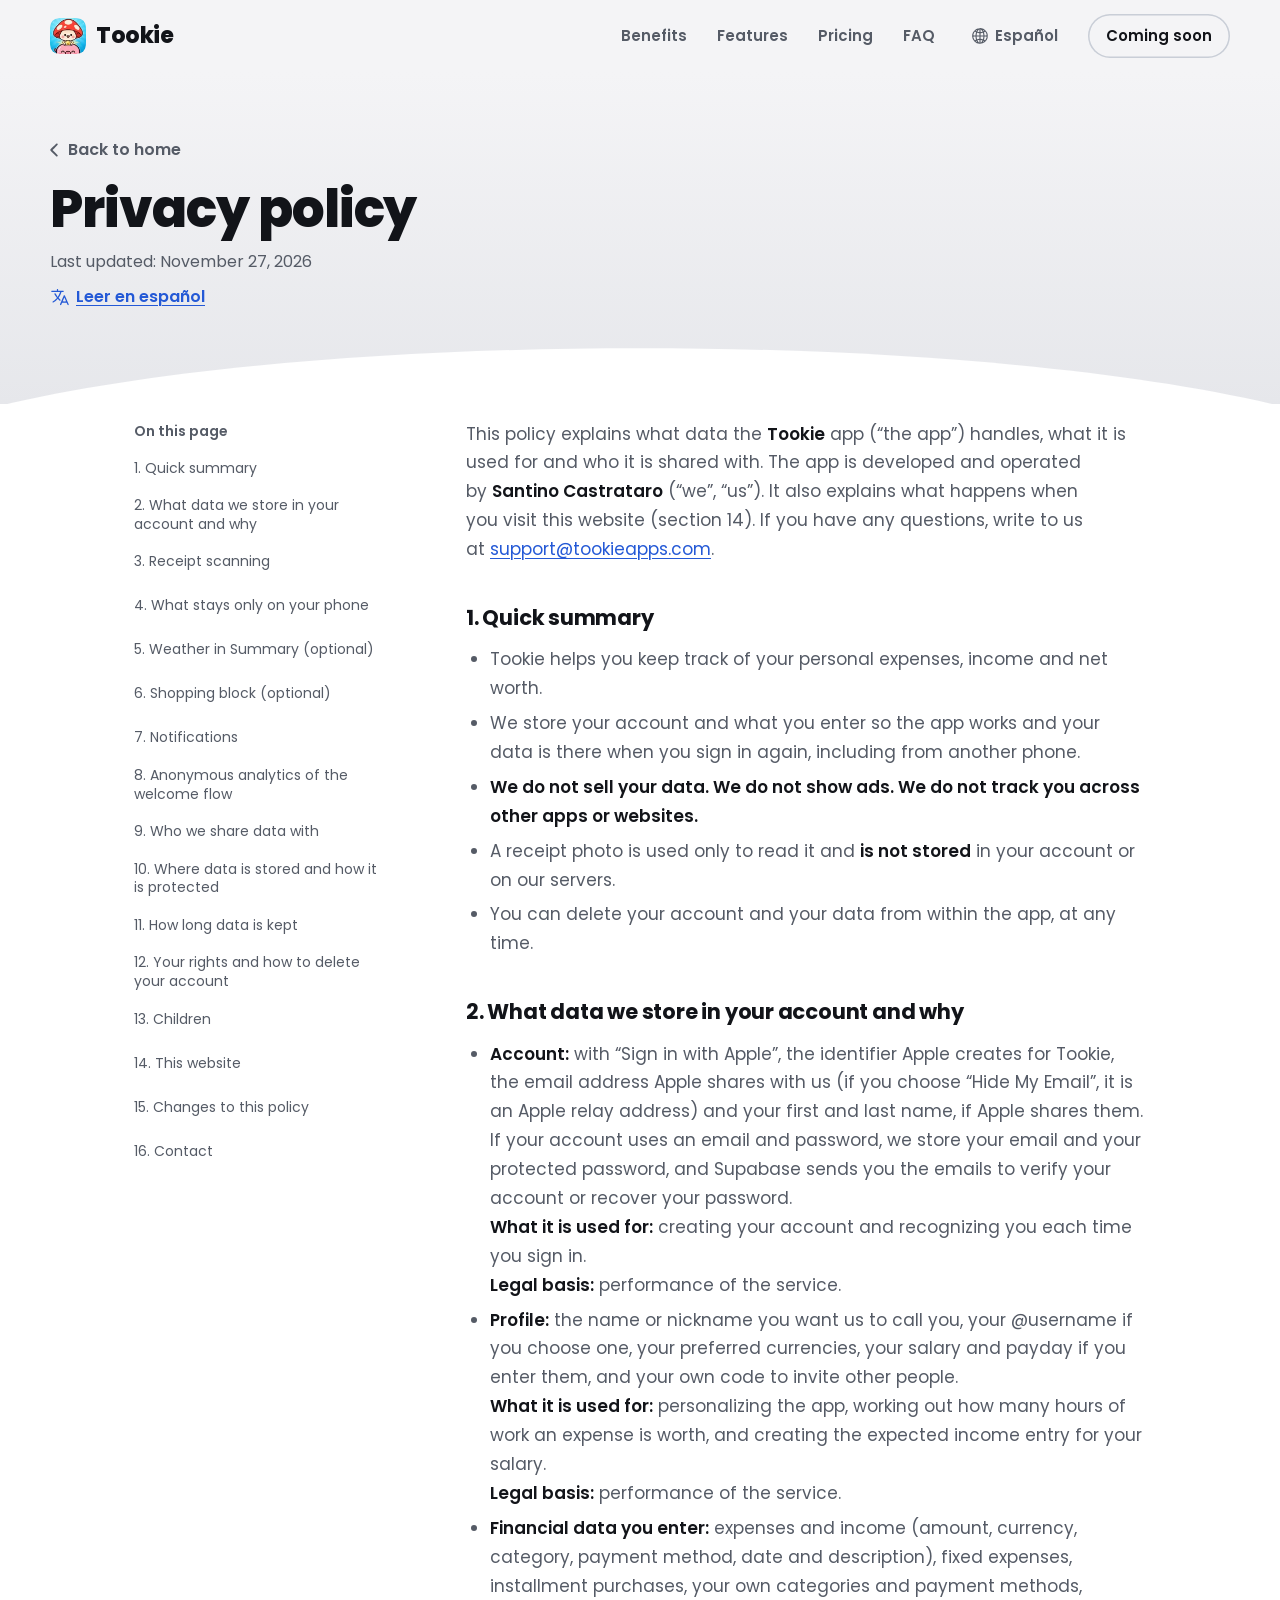
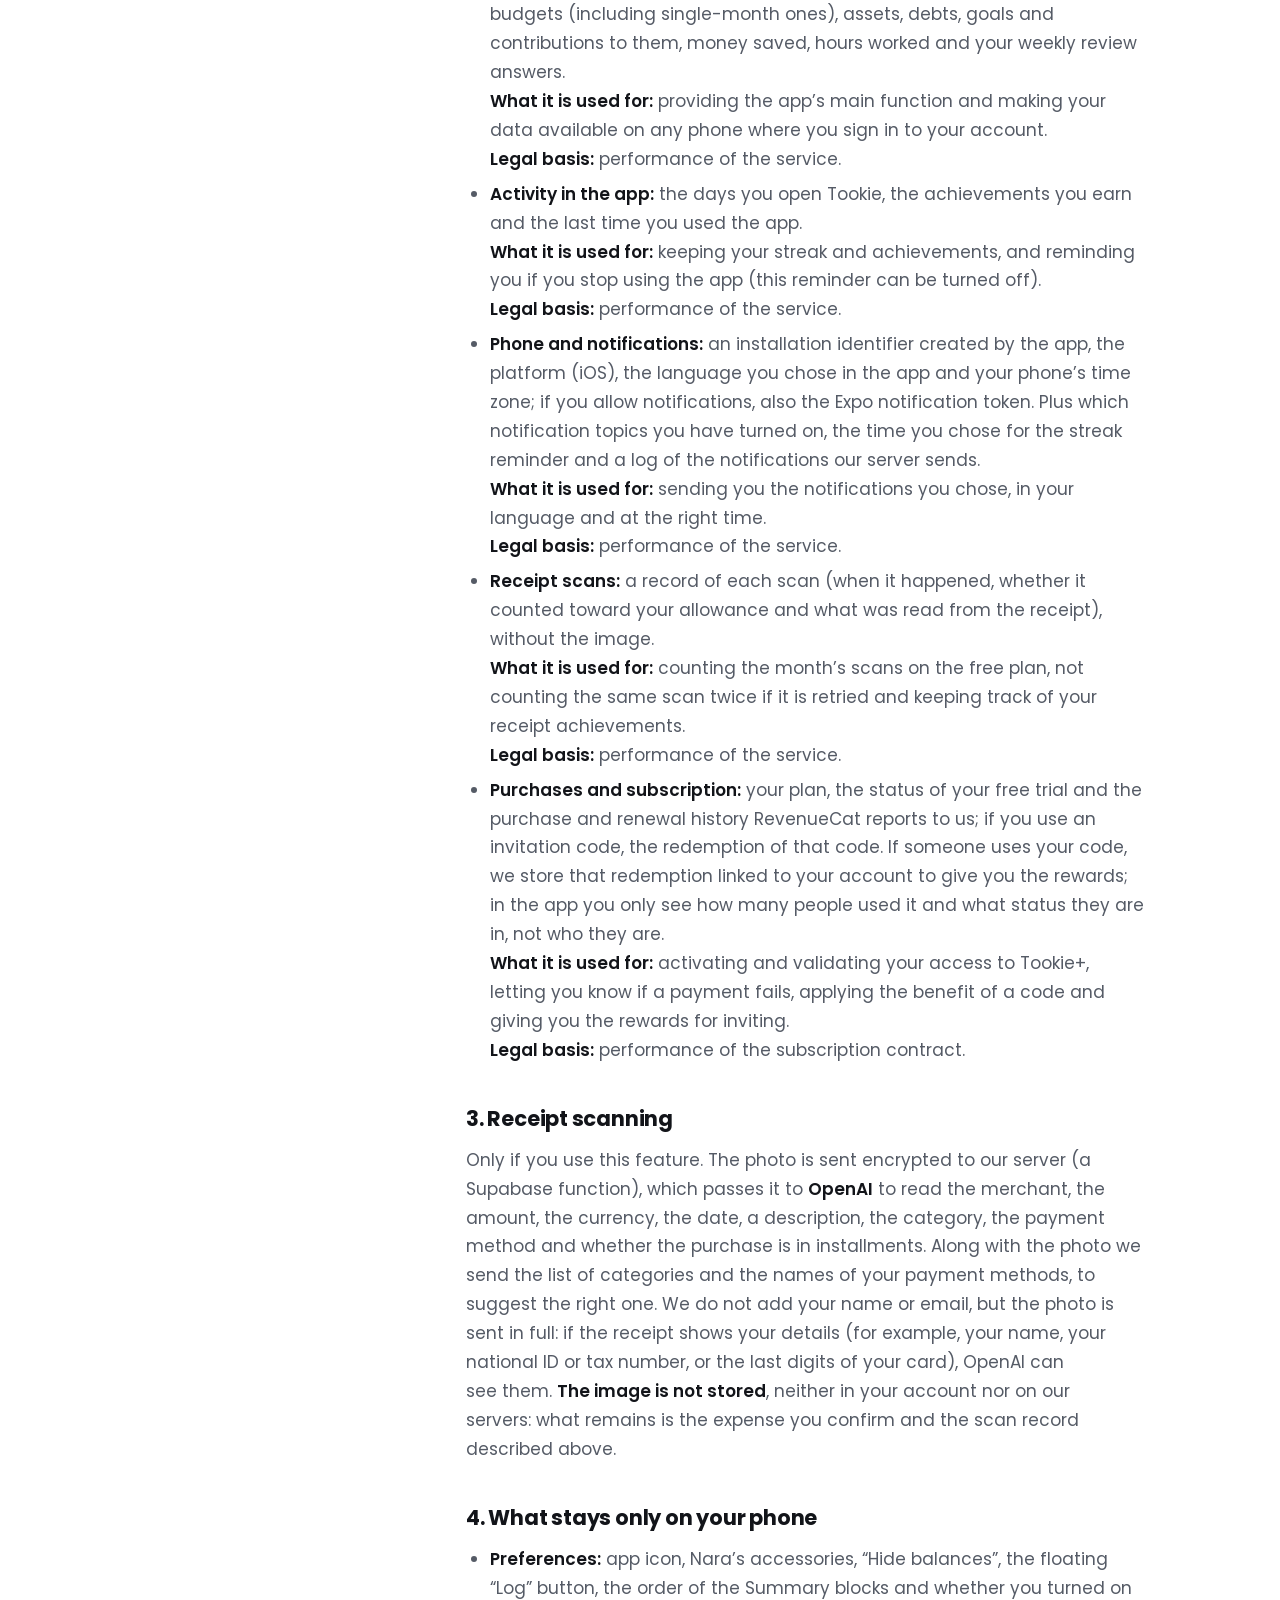
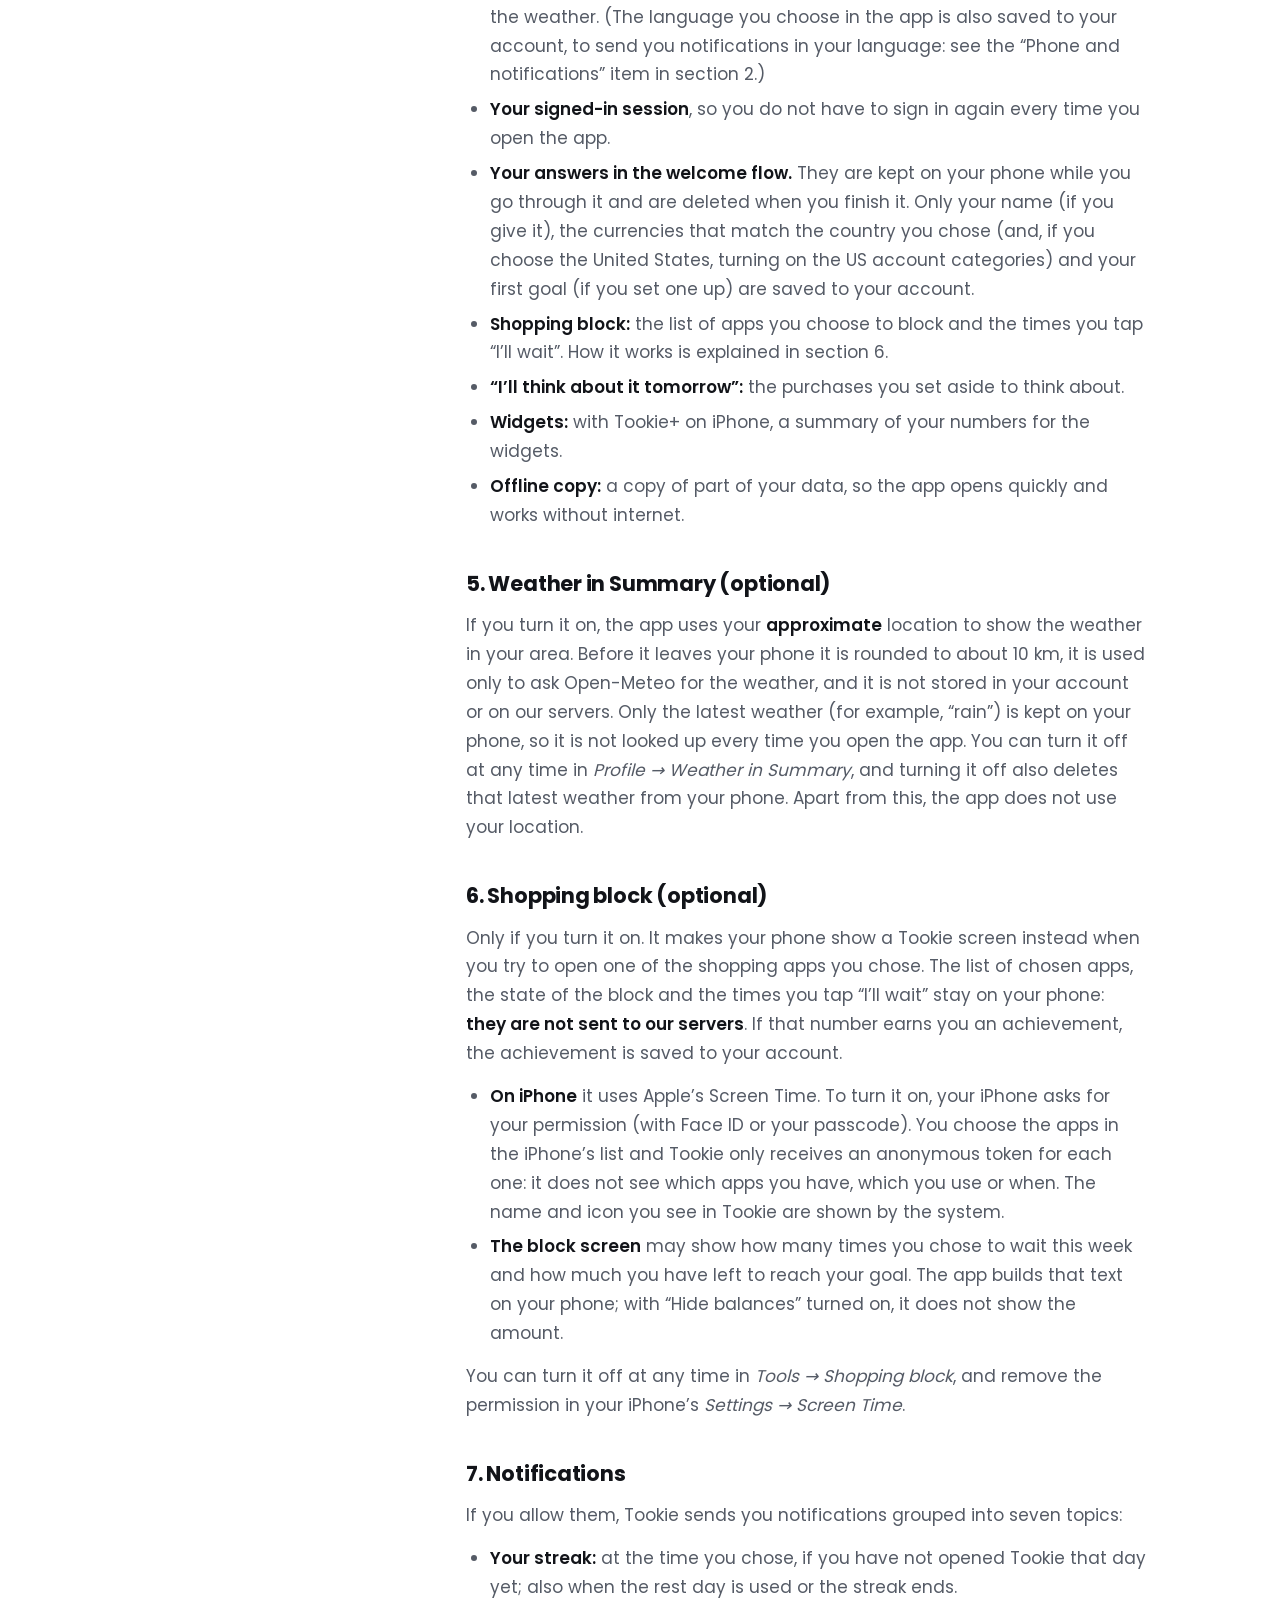
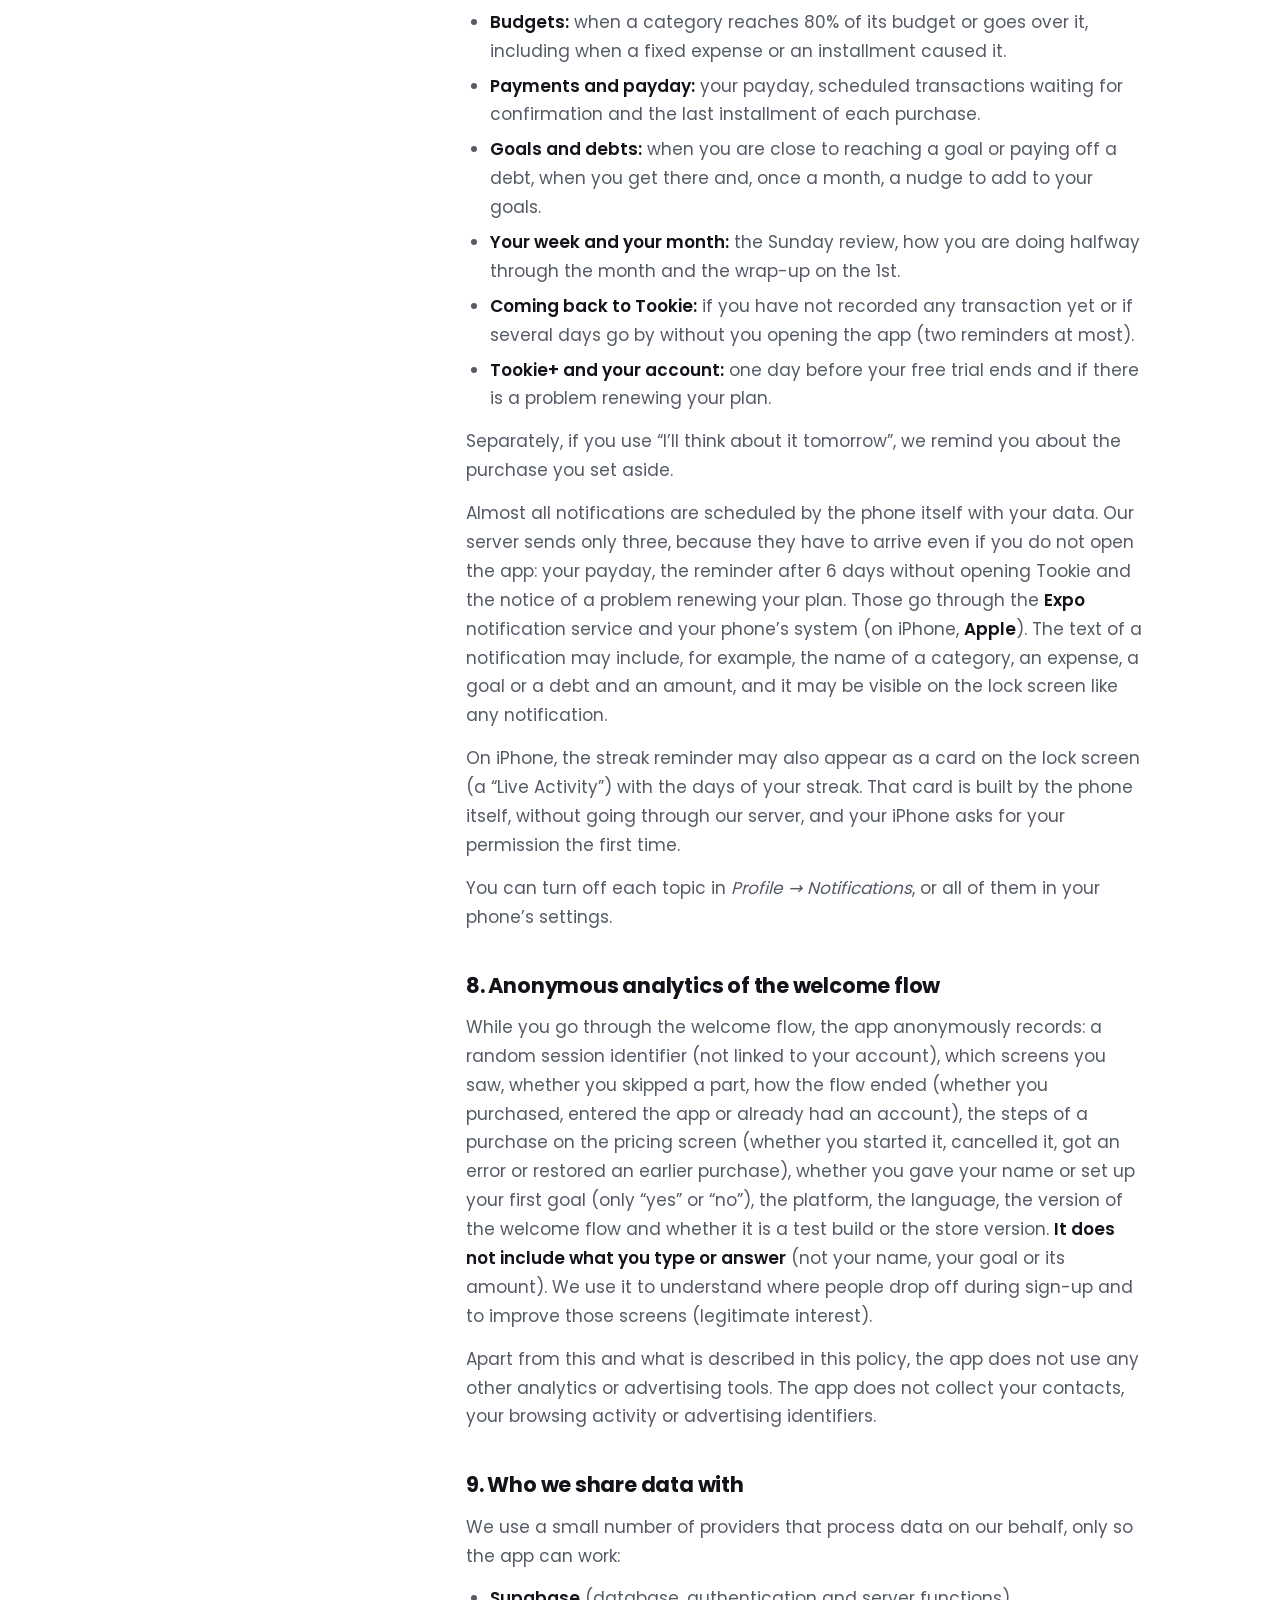
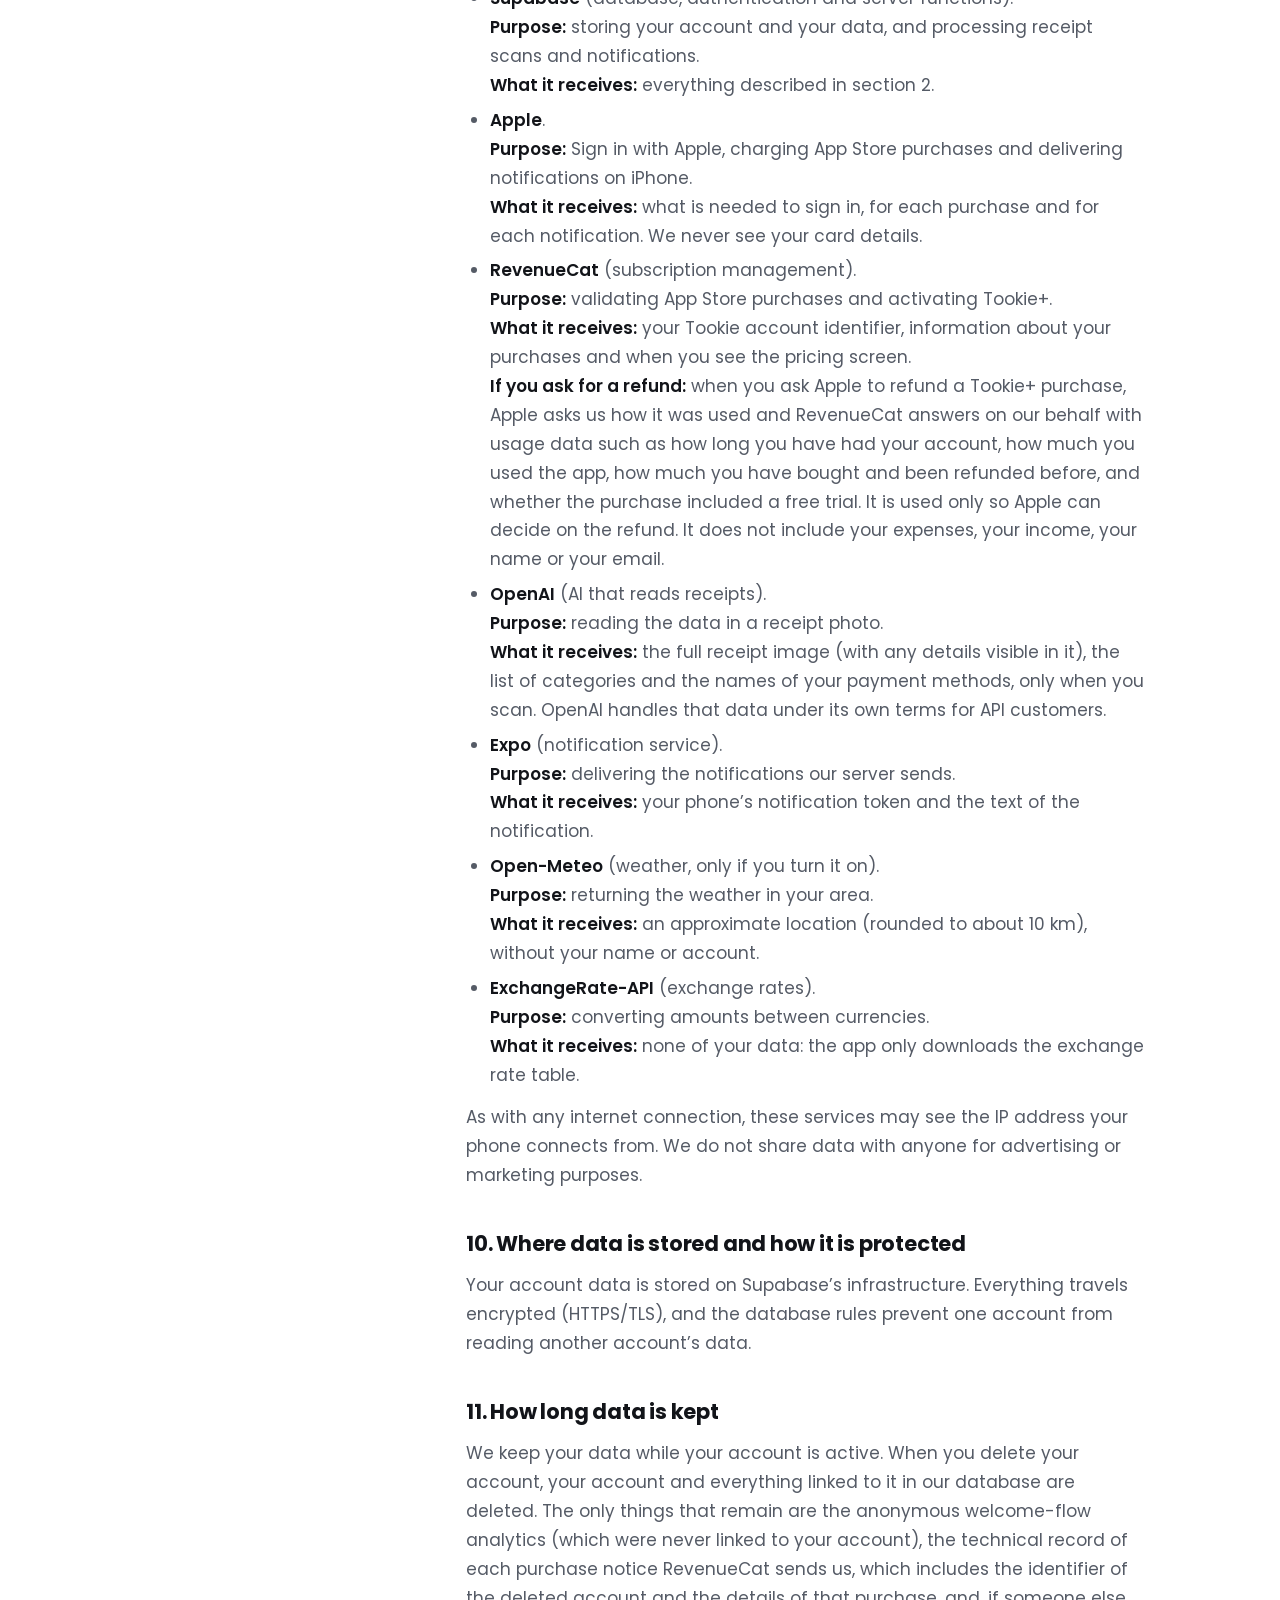
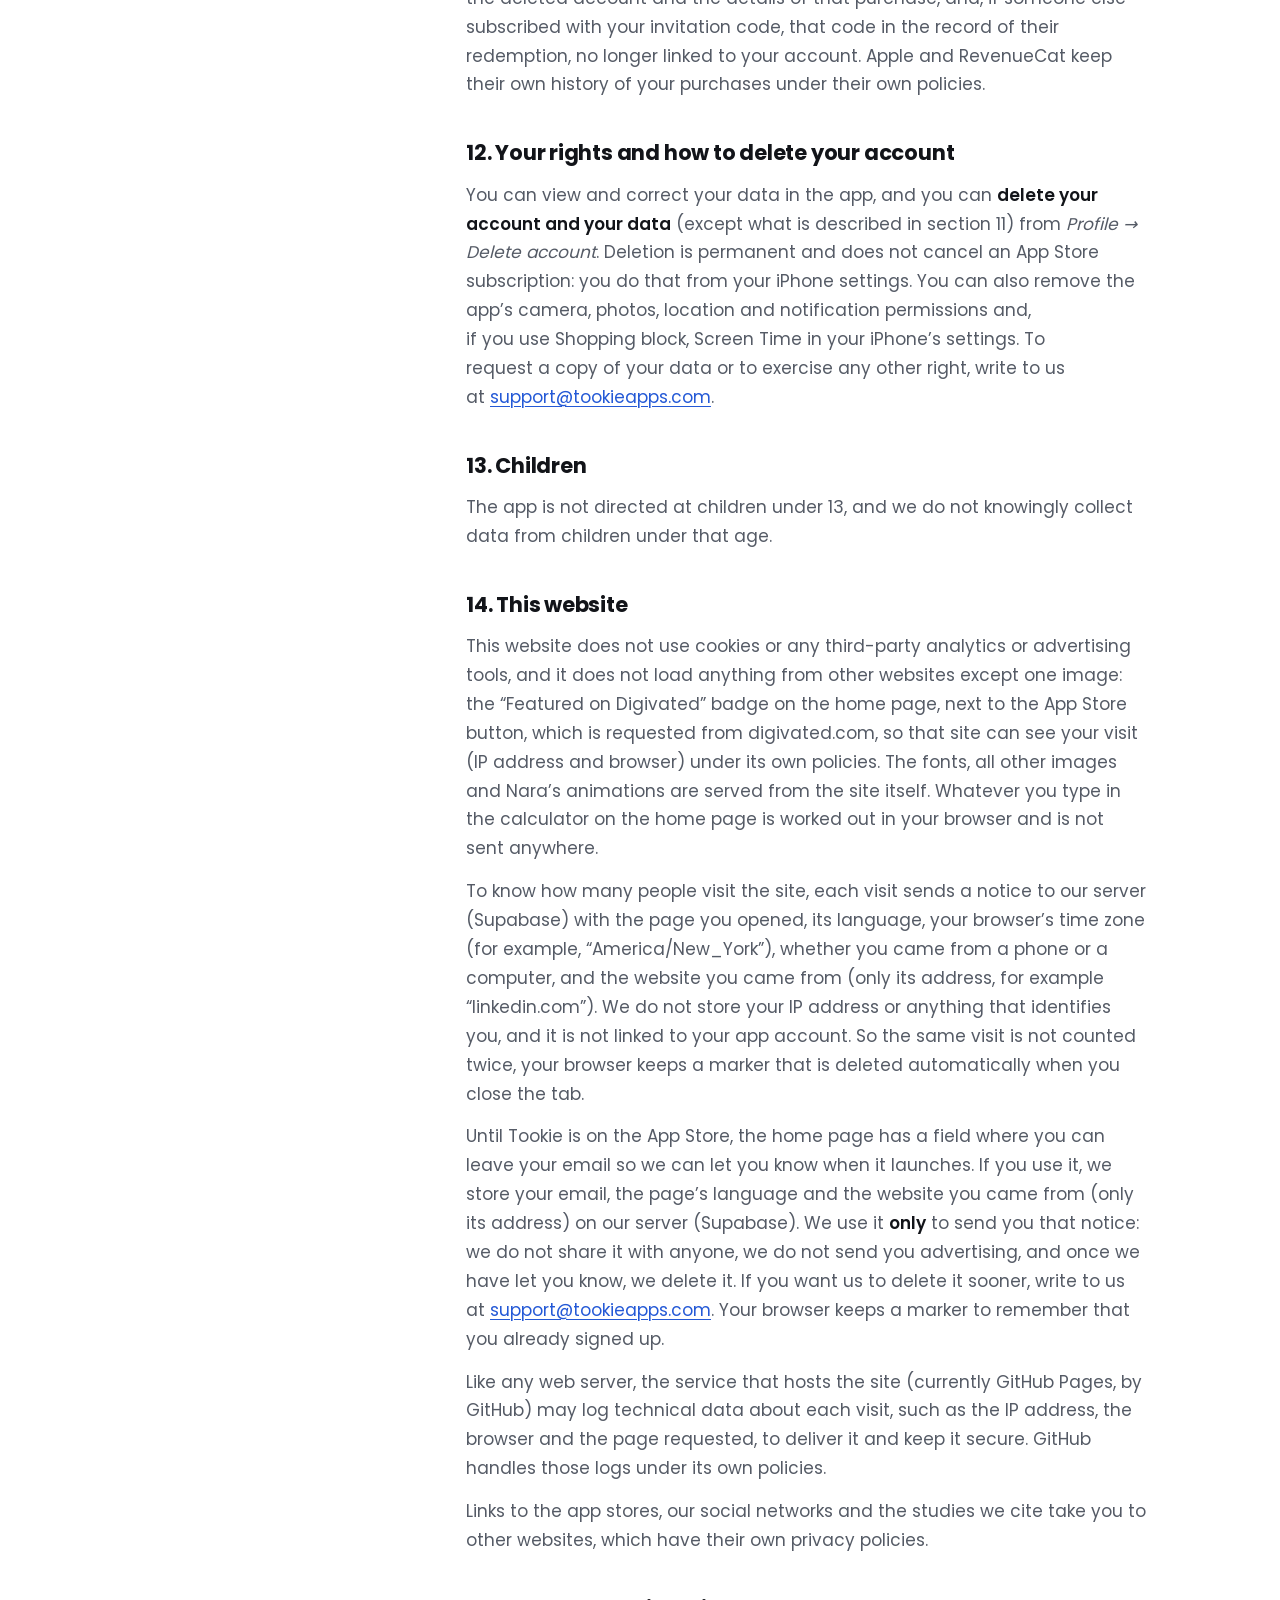
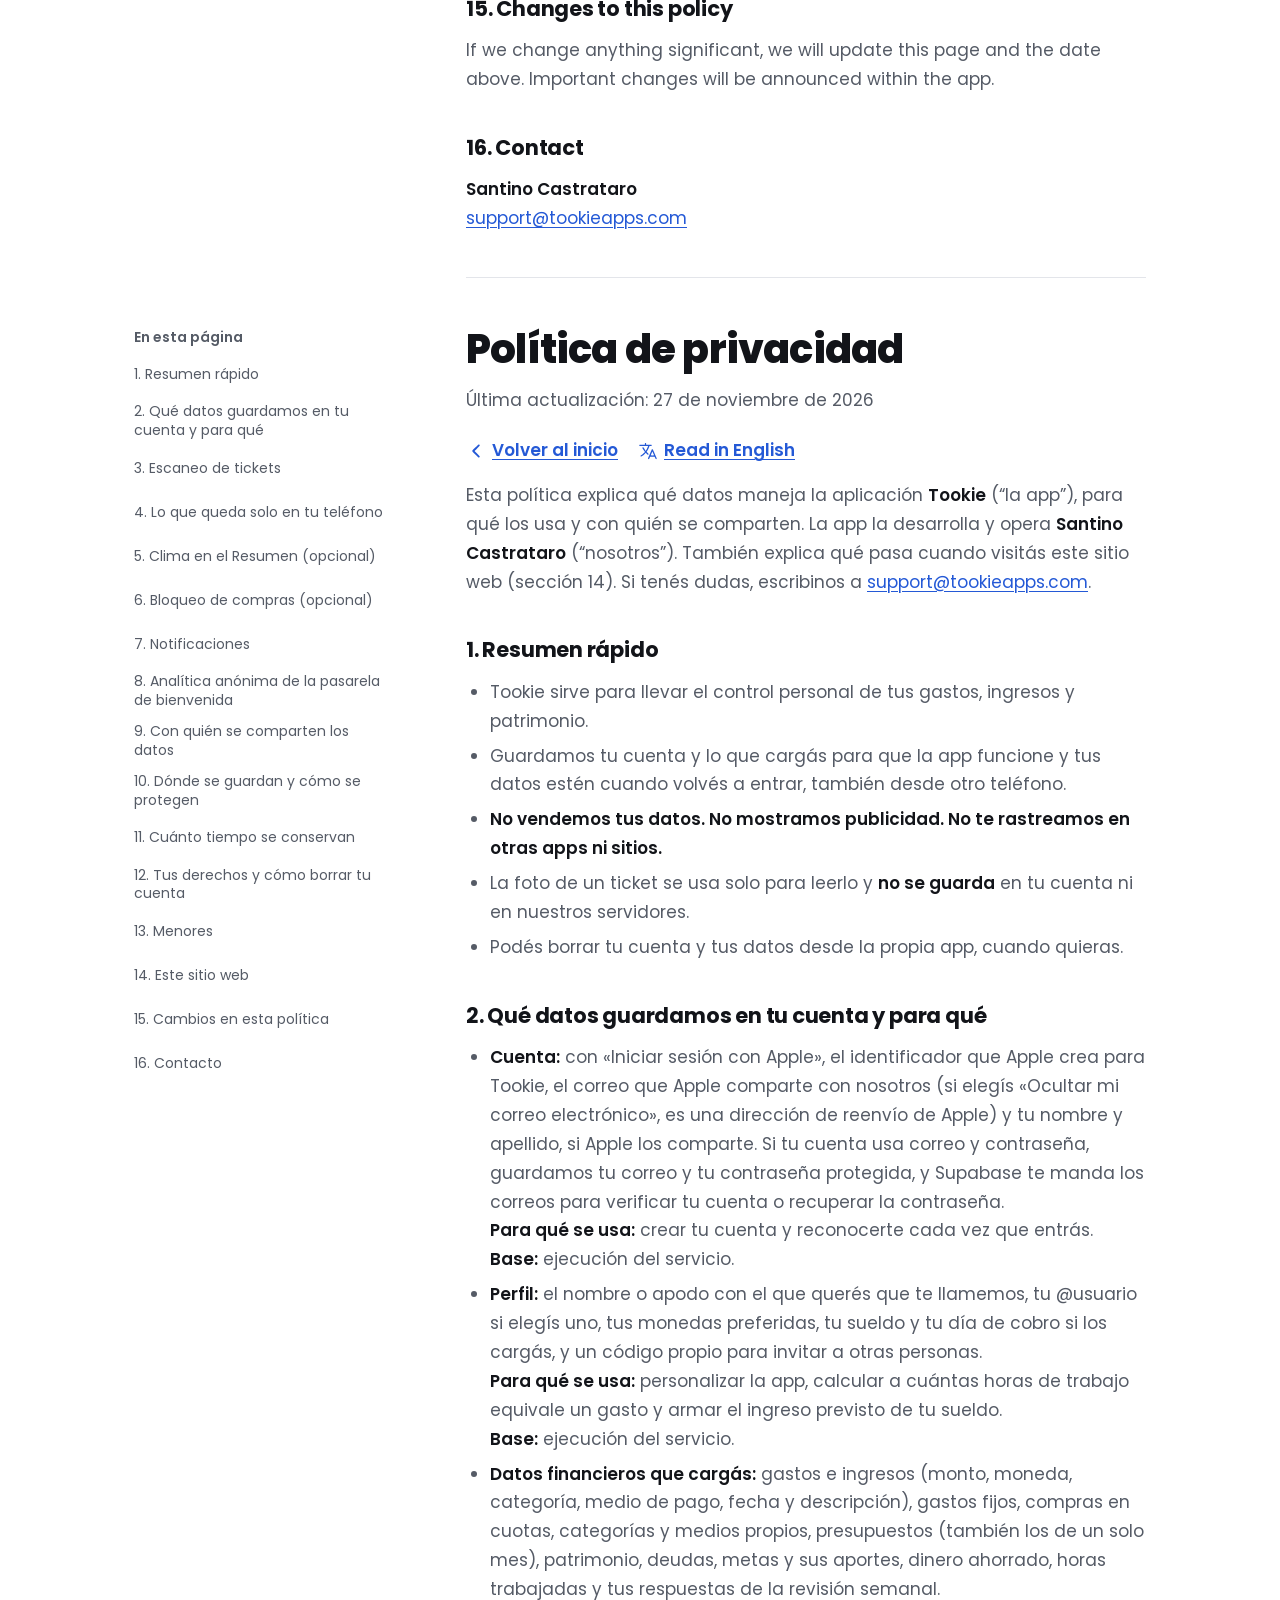
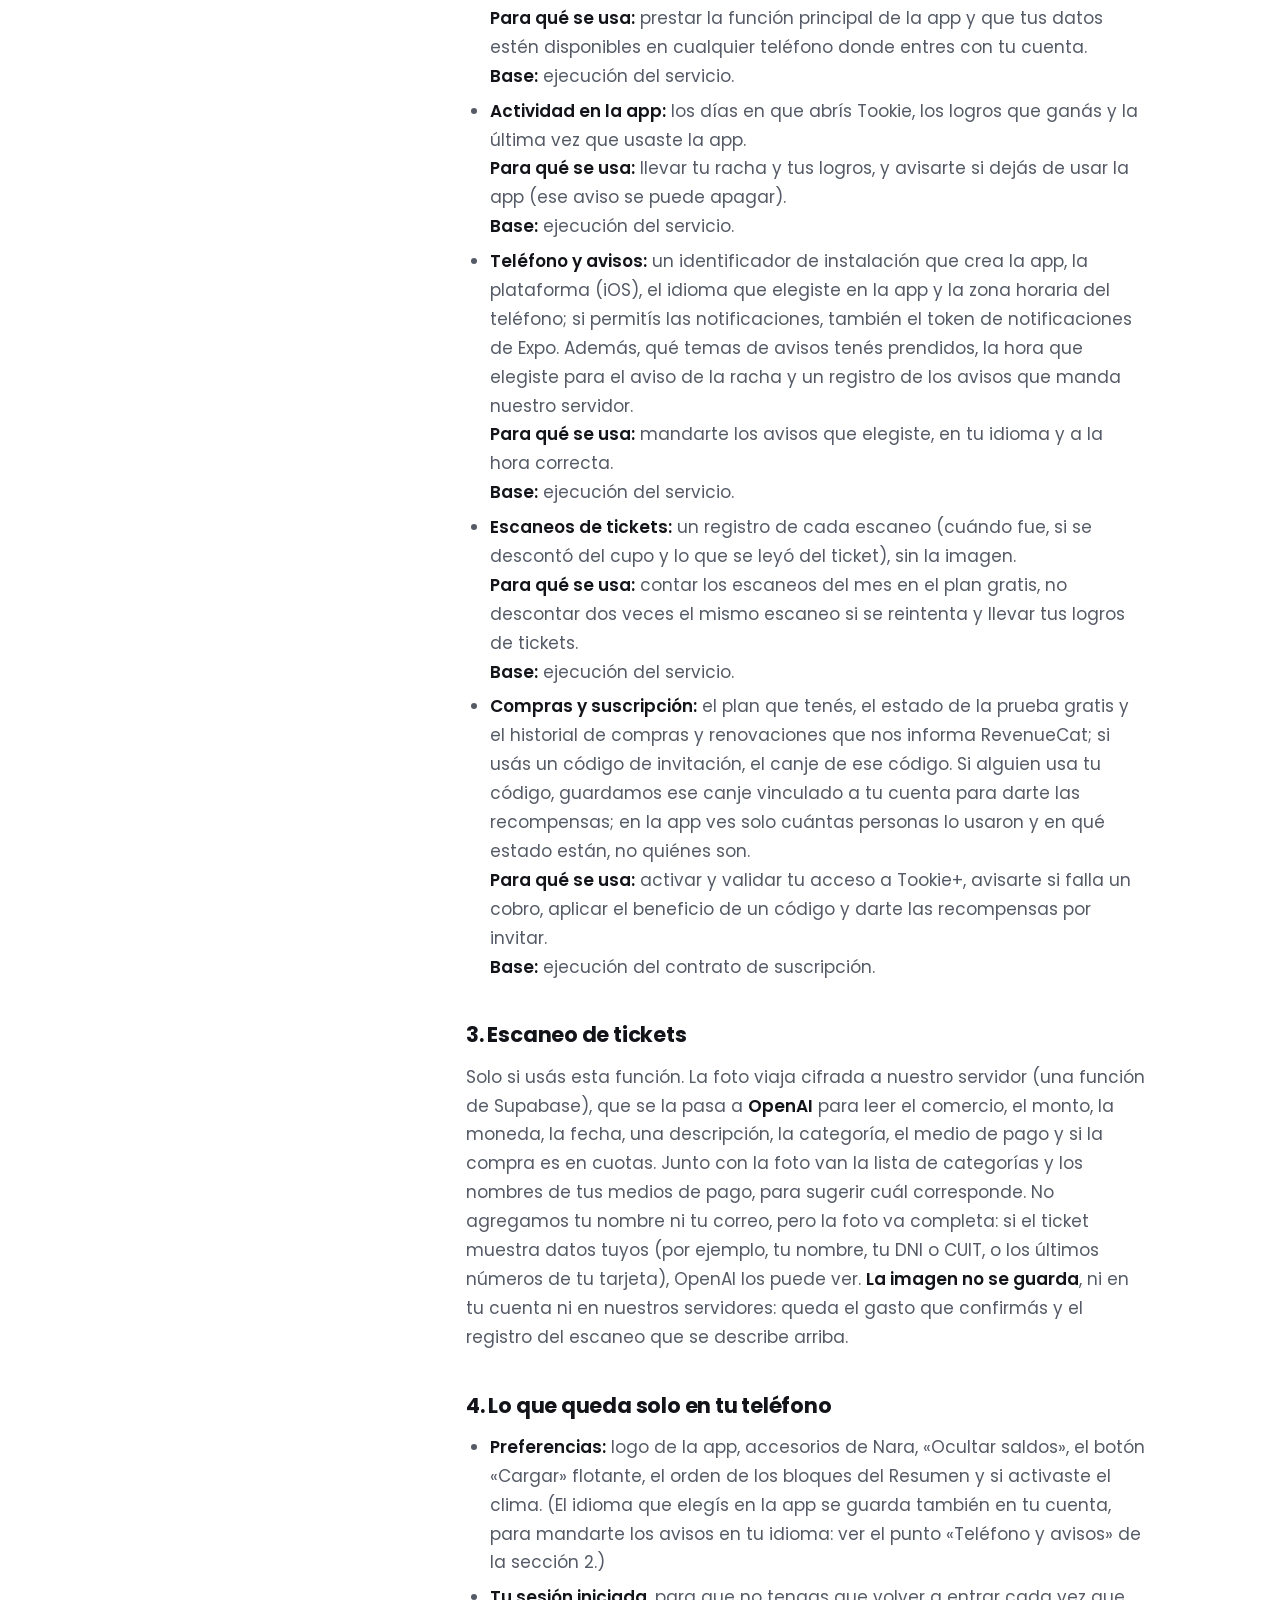
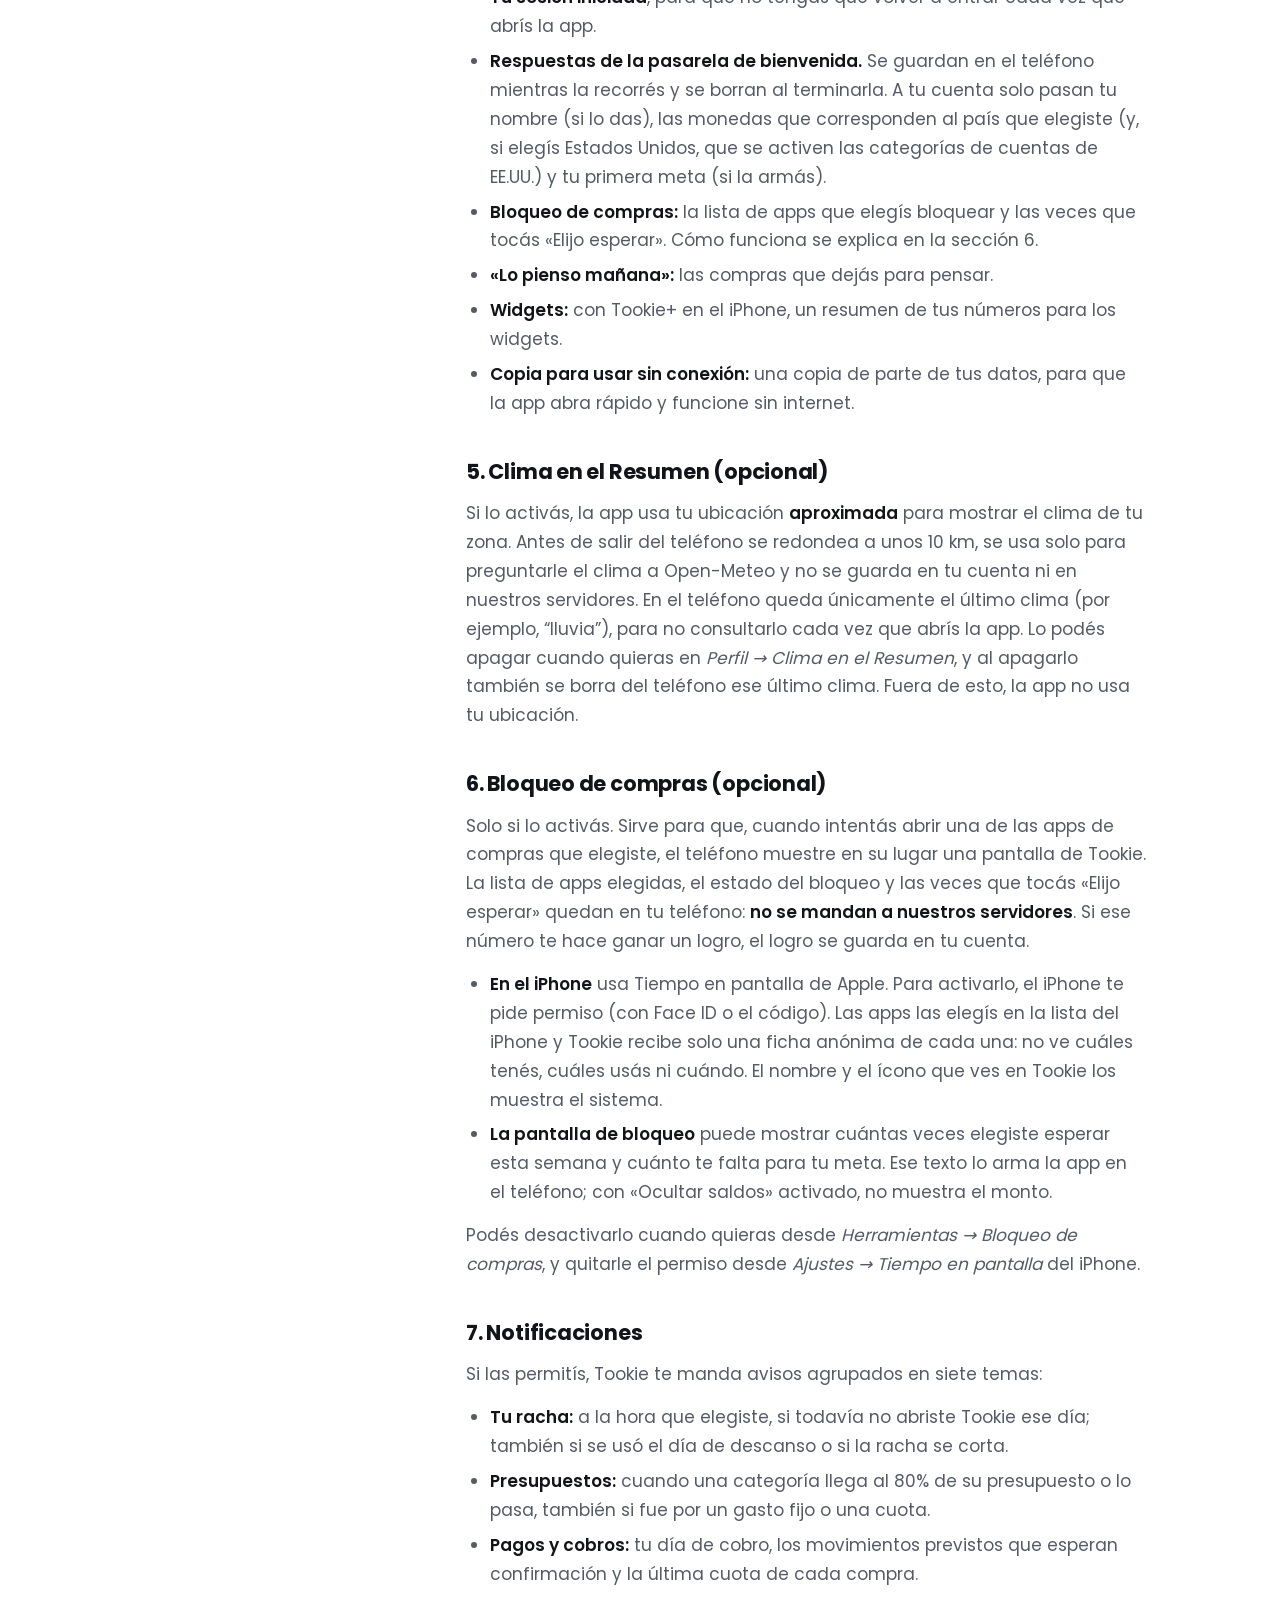
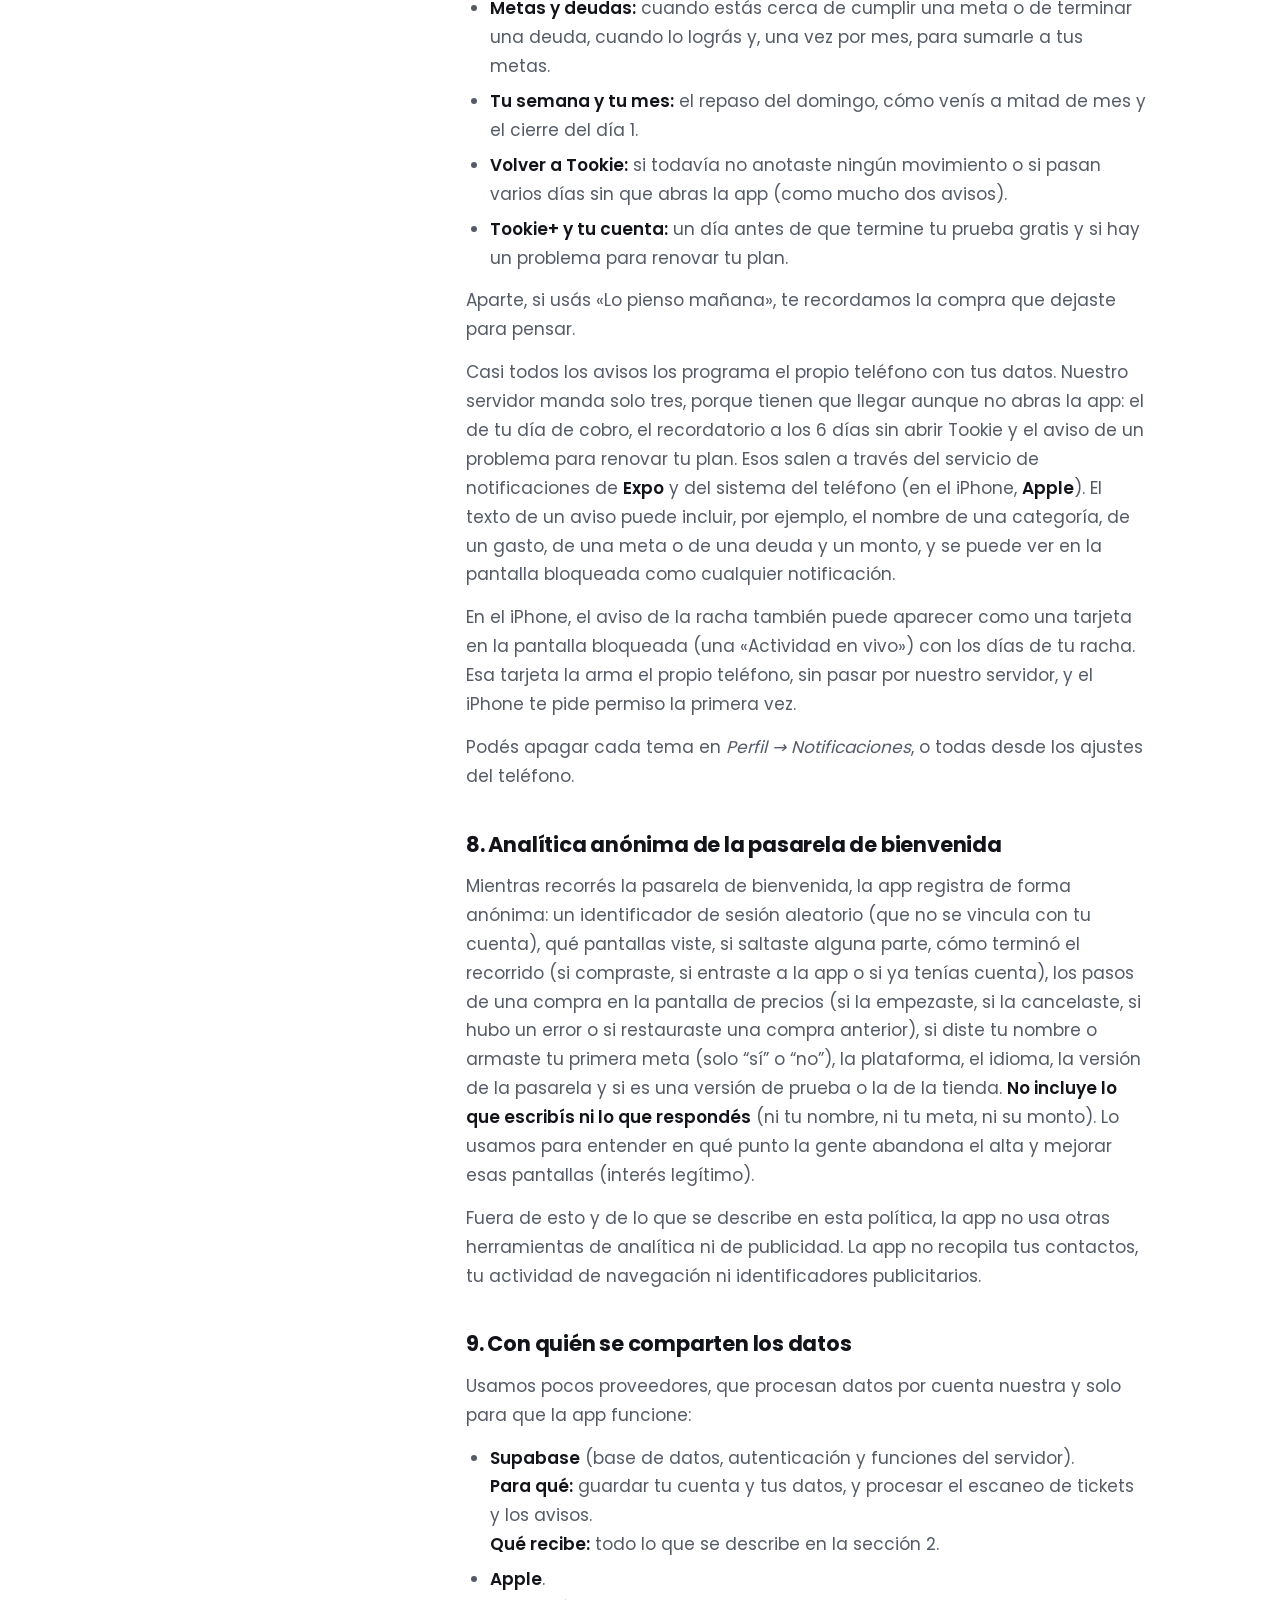
<file: privacidad.html>
<!doctype html>
<html lang="en" class="sin-js" data-visitas="https://ymcykyzluampzigeeuxv.supabase.co/functions/v1/visita-web">
<head>
<meta charset="utf-8">
<meta name="viewport" content="width=device-width, initial-scale=1, viewport-fit=cover">
<title>Tookie privacy policy · Política de privacidad</title>
<meta name="description" content="What data Tookie uses, why and who it is shared with. We do not sell your data or show ads, and you can delete your account from the app.">
<meta name="robots" content="index, follow, max-image-preview:large, max-snippet:-1, max-video-preview:-1">
<link rel="canonical" href="https://tookieapps.com/privacidad.html">
<meta property="og:type" content="article">
<meta property="og:site_name" content="Tookie">
<meta property="og:title" content="Tookie privacy policy · Política de privacidad">
<meta property="og:description" content="What data Tookie uses, why and who it is shared with. We do not sell your data or show ads, and you can delete your account from the app.">
<meta property="og:url" content="https://tookieapps.com/privacidad.html">
<meta property="og:locale" content="en_US">
<meta property="og:locale:alternate" content="es_AR">
<meta property="og:image" content="https://tookieapps.com/assets/imagenes/og-en.png">
<meta property="og:image:secure_url" content="https://tookieapps.com/assets/imagenes/og-en.png">
<meta property="og:image:type" content="image/png">
<meta property="og:image:width" content="1200">
<meta property="og:image:height" content="630">
<meta property="og:image:alt" content="Tookie, the expense tracker and savings app, with Nara, its helper.">
<meta name="twitter:card" content="summary_large_image">
<meta name="twitter:site" content="@tookieapp">
<meta name="twitter:title" content="Tookie privacy policy · Política de privacidad">
<meta name="twitter:description" content="What data Tookie uses, why and who it is shared with. We do not sell your data or show ads, and you can delete your account from the app.">
<meta name="twitter:image" content="https://tookieapps.com/assets/imagenes/og-en.png">
<meta name="twitter:image:alt" content="Tookie, the expense tracker and savings app, with Nara, its helper.">
<meta name="theme-color" content="#F4F4F6">
<meta name="color-scheme" content="light">
<meta name="format-detection" content="telephone=no">
<meta name="application-name" content="Tookie">
<meta name="apple-mobile-web-app-title" content="Tookie">
<link rel="icon" href="favicon.ico" sizes="16x16 32x32 48x48">
<link rel="icon" type="image/png" sizes="32x32" href="assets/imagenes/favicon-32.png">
<link rel="icon" type="image/png" sizes="16x16" href="assets/imagenes/favicon-16.png">
<link rel="apple-touch-icon" sizes="180x180" href="assets/imagenes/apple-touch-icon.png">
<link rel="manifest" href="site.webmanifest">

<script>(function(){try{if(location.hash)return;var l=navigator.languages&&navigator.languages.length?navigator.languages:[navigator.language||""];for(var i=0;i<l.length;i++){var c=String(l[i]||"").toLowerCase();if(c.indexOf("es")===0){location.replace("#es");return}if(c.indexOf("en")===0)return}}catch(e){}})()</script>
<link rel="preload" href="assets/fuentes/poppins-400.woff" as="font" type="font/woff" crossorigin>
<link rel="preload" href="assets/fuentes/poppins-800.woff" as="font" type="font/woff" crossorigin>
<link rel="stylesheet" href="assets/sitio.e1f95b1475.css">
<script>(function(d,w){var c=d.documentElement.classList;c.replace('sin-js','con-js');if('IntersectionObserver'in w&&!(w.matchMedia&&w.matchMedia('(prefers-reduced-motion: reduce)').matches)){c.add('anima');setTimeout(function(){if(!w.tookieListo)c.remove('anima')},4000)}})(document,window)</script>
<script src="assets/sitio.js?v=a683bbdd" defer></script>
<script type="application/ld+json">{"@context":"https://schema.org","@graph":[{"@type":"Organization","@id":"https://tookieapps.com/#organizacion","name":"Tookie","url":"https://tookieapps.com/","logo":{"@type":"ImageObject","url":"https://tookieapps.com/assets/imagenes/icono-app.png","width":512,"height":512},"image":"https://tookieapps.com/assets/imagenes/icono-app.png","description":"Expense tracker and budget app for iPhone: log spending in seconds, scan receipts and think twice before you buy.","email":"support@tookieapps.com","contactPoint":{"@type":"ContactPoint","contactType":"customer support","email":"support@tookieapps.com","availableLanguage":["en","es"]},"sameAs":["https://x.com/tookieapp","https://www.linkedin.com/company/tookieapp"]},{"@type":"WebSite","@id":"https://tookieapps.com/#sitio","name":"Tookie","alternateName":["Tookie app"],"url":"https://tookieapps.com/","inLanguage":["es","en"],"publisher":{"@id":"https://tookieapps.com/#organizacion"},"description":"Track your spending, set budgets and save for your goals with Tookie. Scan receipts with AI and pause before impulse buys. Free to start."},{"@type":"WebPage","@id":"https://tookieapps.com/privacidad.html#pagina","url":"https://tookieapps.com/privacidad.html","name":"Tookie privacy policy · Política de privacidad","headline":"Privacy policy","description":"What data Tookie uses, why and who it is shared with. We do not sell your data or show ads, and you can delete your account from the app.","inLanguage":"en","isPartOf":{"@id":"https://tookieapps.com/#sitio"},"about":{"@type":"MobileApplication","@id":"https://tookieapps.com/#app","name":"Tookie"},"publisher":{"@id":"https://tookieapps.com/#organizacion"},"breadcrumb":{"@id":"https://tookieapps.com/privacidad.html#migas"},"hasPart":[{"@type":"WebPageElement","@id":"https://tookieapps.com/privacidad.html#es","url":"https://tookieapps.com/privacidad.html#es","name":"Política de privacidad","inLanguage":"es"},{"@type":"WebPageElement","@id":"https://tookieapps.com/privacidad.html#en","url":"https://tookieapps.com/privacidad.html#en","name":"Privacy policy","inLanguage":"en"}],"dateModified":"2026-11-27"},{"@type":"BreadcrumbList","@id":"https://tookieapps.com/privacidad.html#migas","itemListElement":[{"@type":"ListItem","position":1,"name":"Tookie","item":"https://tookieapps.com/"},{"@type":"ListItem","position":2,"name":"Privacy policy","item":"https://tookieapps.com/privacidad.html"}]}]}</script>
</head>
<body class="pagina pagina--legal">
<a class="saltar" href="#contenido">Skip to content</a>
<header class="encabezado" data-encabezado>
<div class="contenedor encabezado__fila">
<a class="marca" href="./"><img src="assets/imagenes/icono-app-64.webp" srcset="assets/imagenes/icono-app-64.webp 64w, assets/imagenes/icono-app-128.webp 128w" sizes="36px" width="36" height="36" alt=""><span>Tookie</span></a>
<nav class="nav" aria-label="Menu"><ul><li><a href="./#beneficios">Benefits</a></li><li><a href="./#funciones">Features</a></li><li><a href="./#precios">Pricing</a></li><li><a href="./#preguntas">FAQ</a></li></ul></nav>
<a class="idioma" href="#es" hreflang="es" lang="es"><svg class="icono" viewBox="0 0 512 512" fill="currentColor" aria-hidden="true" focusable="false"><path d="M248 32Q269 30 300 36Q355 47 399 83.5Q443 120 464 172Q491 241 472.5 312.5Q454 384 397 430Q329 484 244 479.5Q159 475 98 414Q38 354 32 269Q29 207 58 152Q79 111 115 82Q150 53 193 41Q215 35 248 32ZM239 144Q240 144 240 106L239 68L235 70Q216 79 201 103Q183 129 185 133Q186 136 214 141Q238 145 239 144ZM287 76Q281 72 277 70L272 67V106Q272 144 273 144Q280 144 300 140Q326 135 327 133Q329 129 311 103Q300 85 287 76ZM171 90Q172 88 173 86Q174 84 174.5 83Q175 82 175 82Q175 82 166 87Q151 95 138 104L133 109L137 111Q153 121 154 120Q154 120 159.5 109Q165 98 171 90ZM346 87Q337 82 337 82Q337 82 337.5 83Q338 84 339 86Q340 88 341 90Q347 98 352.5 109Q358 120 358 120Q359 121 375 111L379 109L374 104Q361 94 346 87ZM116 136Q111 133 110.5 132.5Q110 132 105 138Q79 170 70 210Q65 230 65 238Q65 240 96 240H128L129 226Q131 193 140 161Q143 150 142 150Q138 150 116 136ZM417 151Q411 142 406 137L402 132L396 135Q374 150 370 150Q369 150 372 161Q381 193 383 226L384 240H416Q447 240 447 238Q447 230 442 210Q435 178 417 151ZM180 166Q175 164 174 163Q173 163 172.5 164.5Q172 166 170 171Q163 199 161 226Q160 233 160 236L159 240H200H240V208V176L232 175Q206 174 180 166ZM342 171Q339 163 338.5 163Q338 163 334 165Q309 173 280 175L272 176V208V240H312H353L352 236Q352 233 351 226Q349 199 342 171ZM129 286 128 272H96Q65 272 65 274Q65 282 70 302Q80 343 106 375L110 380L118 375Q125 370 133.5 366Q142 362 142.5 361.5Q143 361 140 351Q131 319 129 286ZM240 304V272H200H159L160 276Q160 279 161 286Q163 313 170 341Q172 346 172.5 347.5Q173 349 174 349Q183 345 205 340.5Q227 336 236 336H240ZM352 276 353 272H312H272V304V336H276Q285 336 307 340.5Q329 345 338 349Q339 349 339.5 347.5Q340 346 342 341Q349 313 351 286Q352 279 352 276ZM447 274Q447 272 416 272H384L383 286Q381 318 372 350Q369 361 369.5 361.5Q370 362 378.5 366Q387 370 394 375L402 380L406 375Q432 343 442 302Q447 282 447 274ZM240 406Q240 395 240 387.5Q240 380 239.5 375.5Q239 371 239 369.5Q239 368 239 368Q223 369 204 373Q185 377 185 379Q183 383 201 409Q217 433 235 442L240 445ZM283 369Q277 369 275 368H272V406V445L277 442Q295 433 311 409Q329 383 327 379Q327 378 310 374Q293 370 283 369ZM154 392Q153 392 143.5 397.5Q134 403 134 404Q134 407 156 420Q173 430 175 430Q175 430 174.5 429Q174 428 173 426Q172 424 171 422Q165 414 159.5 403Q154 392 154 392ZM366 396Q366 396 366 396Q359 392 358.5 392Q358 392 352.5 402.5Q347 413 342 421Q340 424 339 426Q338 428 337.5 429Q337 430 337 430Q337 430 346 425Q365 416 375 406Q375 406 378 404L376 402Q374 400 366 396Z"/></svg><span>Español</span></a>
<span class="boton boton--pronto boton--chico encabezado__descargar">Coming soon</span>
<details class="menu" data-menu>
<summary class="menu__boton" aria-label="Menu" data-abrir="Menu" data-cerrar="Close menu"><svg class="icono menu__abrir" viewBox="0 0 512 512" fill="currentColor" aria-hidden="true" focusable="false"><path d="M82 129Q85 128 256 128Q397 128 415 128.5Q433 129 439 133Q452 144 447 159Q443 170 433 174Q428 176 256 176Q84 176 79 174Q69 170 65 159Q62 150 67 140.5Q72 131 82 129ZM82 233Q84 232 257 232L431 233L435 235Q448 242 448 256Q448 267 440 274Q434 279 417 279.5Q400 280 256 280Q112 280 95 279.5Q78 279 72 274Q64 267 64 256Q64 250 66 246Q71 236 82 233ZM79 338Q79 338 79 338Q83 336 256 336Q272 336 300 336Q401 336 418.5 337Q436 338 439 342Q440 343 441 343Q453 356 445 371Q441 378 434 382Q434 382 431 384H256H81L78 382Q71 378 67 371Q62 362 65 352Q69 341 79 338Z"/></svg><svg class="icono menu__cerrar" viewBox="0 0 512 512" fill="currentColor" aria-hidden="true" focusable="false"><path d="M136 121Q136 121 136 121Q145 118 154 122Q157 124 207 173Q207 173 256 222L306 173Q347 131 354 125.5Q361 120 369 120Q375 121 378 122Q387 127 390 135Q394 145 390 154Q388 157 339 207Q339 207 290 256L339 305Q379 345 385.5 352.5Q392 360 392 367Q392 378 385 385Q378 392 367 392Q360 392 352.5 385.5Q345 379 305 339Q305 339 256 290L207 339Q167 379 159.5 385.5Q152 392 145 392Q134 392 127 385Q120 378 120 367Q120 360 126.5 352.5Q133 345 173 305Q173 305 222 256L173 207Q133 166 126.5 159Q120 152 120 144Q120 127 136 121Z"/></svg></summary>
<div class="menu__panel">
<nav aria-label="Menu"><ul class="menu__lista"><li><a href="./#beneficios">Benefits</a></li><li><a href="./#funciones">Features</a></li><li><a href="./#precios">Pricing</a></li><li><a href="./#preguntas">FAQ</a></li></ul></nav>
<div class="menu__pie">
<a class="menu__idioma" href="#es" hreflang="es" lang="es"><svg class="icono" viewBox="0 0 512 512" fill="currentColor" aria-hidden="true" focusable="false"><path d="M248 32Q269 30 300 36Q355 47 399 83.5Q443 120 464 172Q491 241 472.5 312.5Q454 384 397 430Q329 484 244 479.5Q159 475 98 414Q38 354 32 269Q29 207 58 152Q79 111 115 82Q150 53 193 41Q215 35 248 32ZM239 144Q240 144 240 106L239 68L235 70Q216 79 201 103Q183 129 185 133Q186 136 214 141Q238 145 239 144ZM287 76Q281 72 277 70L272 67V106Q272 144 273 144Q280 144 300 140Q326 135 327 133Q329 129 311 103Q300 85 287 76ZM171 90Q172 88 173 86Q174 84 174.5 83Q175 82 175 82Q175 82 166 87Q151 95 138 104L133 109L137 111Q153 121 154 120Q154 120 159.5 109Q165 98 171 90ZM346 87Q337 82 337 82Q337 82 337.5 83Q338 84 339 86Q340 88 341 90Q347 98 352.5 109Q358 120 358 120Q359 121 375 111L379 109L374 104Q361 94 346 87ZM116 136Q111 133 110.5 132.5Q110 132 105 138Q79 170 70 210Q65 230 65 238Q65 240 96 240H128L129 226Q131 193 140 161Q143 150 142 150Q138 150 116 136ZM417 151Q411 142 406 137L402 132L396 135Q374 150 370 150Q369 150 372 161Q381 193 383 226L384 240H416Q447 240 447 238Q447 230 442 210Q435 178 417 151ZM180 166Q175 164 174 163Q173 163 172.5 164.5Q172 166 170 171Q163 199 161 226Q160 233 160 236L159 240H200H240V208V176L232 175Q206 174 180 166ZM342 171Q339 163 338.5 163Q338 163 334 165Q309 173 280 175L272 176V208V240H312H353L352 236Q352 233 351 226Q349 199 342 171ZM129 286 128 272H96Q65 272 65 274Q65 282 70 302Q80 343 106 375L110 380L118 375Q125 370 133.5 366Q142 362 142.5 361.5Q143 361 140 351Q131 319 129 286ZM240 304V272H200H159L160 276Q160 279 161 286Q163 313 170 341Q172 346 172.5 347.5Q173 349 174 349Q183 345 205 340.5Q227 336 236 336H240ZM352 276 353 272H312H272V304V336H276Q285 336 307 340.5Q329 345 338 349Q339 349 339.5 347.5Q340 346 342 341Q349 313 351 286Q352 279 352 276ZM447 274Q447 272 416 272H384L383 286Q381 318 372 350Q369 361 369.5 361.5Q370 362 378.5 366Q387 370 394 375L402 380L406 375Q432 343 442 302Q447 282 447 274ZM240 406Q240 395 240 387.5Q240 380 239.5 375.5Q239 371 239 369.5Q239 368 239 368Q223 369 204 373Q185 377 185 379Q183 383 201 409Q217 433 235 442L240 445ZM283 369Q277 369 275 368H272V406V445L277 442Q295 433 311 409Q329 383 327 379Q327 378 310 374Q293 370 283 369ZM154 392Q153 392 143.5 397.5Q134 403 134 404Q134 407 156 420Q173 430 175 430Q175 430 174.5 429Q174 428 173 426Q172 424 171 422Q165 414 159.5 403Q154 392 154 392ZM366 396Q366 396 366 396Q359 392 358.5 392Q358 392 352.5 402.5Q347 413 342 421Q340 424 339 426Q338 428 337.5 429Q337 430 337 430Q337 430 346 425Q365 416 375 406Q375 406 378 404L376 402Q374 400 366 396Z"/></svg><span>Español</span></a>
<span class="boton boton--pronto ">Coming soon</span>
</div>
</div>
</details>
</div>
<div class="progreso" aria-hidden="true"><i data-progreso></i></div>
</header>
<main id="contenido" tabindex="-1">
<article class="legal">
<header class="legal-cabeza">
<div class="contenedor legal-cabeza__contenido">
<p class="legal-cabeza__volver"><a href="./"><svg class="icono" viewBox="0 0 512 512" fill="currentColor" aria-hidden="true" focusable="false"><path d="M322 89Q322 89 322 89Q329 87 337 90.5Q345 94 349 101Q355 112 349 123Q348 126 283 191Q283 191 218 256L283 321Q348 386 349 389Q353 396 351 404Q350 413 342.5 419Q335 425 326 424Q319 423 309 414Q299 405 239 345Q178 284 169 274Q160 264 160 256Q160 248 168.5 238.5Q177 229 237 169Q309 96 313.5 93Q318 90 322 89Z"/></svg><span>Back to home</span></a></p>
<h1 class="legal-cabeza__titulo">Privacy policy</h1>
<p class="legal-cabeza__fecha">Last updated: November 27, 2026</p>
<p class="legal-cabeza__idiomas"><a href="#es" hreflang="es" lang="es"><svg class="icono" viewBox="0 0 512 512" fill="currentColor" aria-hidden="true" focusable="false"><path d="M188 49Q198 46 204 54Q208 58 208 80V96H274Q341 96 343 98Q350 101 351 107Q352 110 352 111Q354 116 348 123Q345 126 340.5 127Q336 128 317 128H293L288 144Q263 215 227 266Q219 277 219 278Q219 279 236.5 296Q254 313 261 319Q272 329 272 336Q272 344 266 348.5Q260 353 252.5 351.5Q245 350 215 320L198 303L194 307Q177 326 158 343Q138 362 114.5 380Q91 398 84 399Q75 402 68.5 394.5Q62 387 65 378Q67 373 78 366Q108 347 143 314Q174 284 176 279Q177 278 170 269Q152 246 132.5 215.5Q113 185 112 178Q111 172 115 166Q118 162 124.5 161Q131 160 136 162Q140 164 150 182Q166 210 188 240L198 253L204 243Q233 199 254 143Q259 130 259 129Q259 128 152 128Q45 128 41.5 126.5Q38 125 36 123Q30 116 32 111Q32 110 33 107Q34 101 41 98Q43 96 110 96H176V80Q176 63 177 60Q179 51 188 49ZM361 210Q366 207 372 208.5Q378 210 381 215Q383 218 431 331Q471 423 476 436.5Q481 450 478 455Q472 467 460 463Q455 462 451.5 456.5Q448 451 438 428L426 400H368H310L299 426Q285 458 282 461Q275 466 268 463Q263 462 259.5 457Q256 452 256 446Q257 443 305.5 329Q354 215 356 213Q358 211 361 210ZM390 317Q369 266 368 266Q366 268 345 317.5Q324 367 324.5 367.5Q325 368 368 368Q368 368 412 367Z"/></svg><span>Leer en español</span></a></p>
</div>
<div class="colina legal-cabeza__colina" aria-hidden="true"><svg viewBox="0 0 100 46" preserveAspectRatio="none" focusable="false"><path d="M0 46 C 25 0, 75 0, 100 46 L 100 48 L 0 48 Z"/></svg></div>
</header>
<div class="contenedor legal-grilla">
<details class="legal-indice-movil">
<summary><svg class="icono" viewBox="0 0 512 512" fill="currentColor" aria-hidden="true" focusable="false"><path d="M75 113Q90 110 101.5 120Q113 130 112 146Q111 158 102.5 166.5Q94 175 82 176Q67 176 57 166Q41 150 51 130Q59 115 75 113ZM153 130 157 128H304Q451 128 454 130Q463 134 463.5 143.5Q464 153 456 158L452 160H307Q162 160 157 160Q148 158 145 150Q141 136 153 130ZM68 226Q73 224 81 224.5Q89 225 93 227Q104 232 109 242Q111 248 111 256Q111 264 109 270Q98 291 76 288Q62 286 54 274.5Q46 263 49 251Q52 233 68 226ZM158 240Q160 240 304.5 240Q449 240 452 241Q461 243 463.5 252Q466 261 459 267Q456 270 452.5 271Q449 272 303 272Q157 272 154 271Q146 267 144.5 258.5Q143 250 150 244Q153 242 155 241Q157 240 158 240ZM71 337Q82 334 93 339Q104 344 109 355Q116 370 107 385Q99 398 84 399.5Q69 401 58 390Q46 379 49 363Q50 353 57 346Q63 340 71 337ZM153 354Q153 354 153 354Q156 352 304 352Q304 352 453 352L456 355Q469 362 462 375Q460 378 457 381Q457 381 454 384H305H157L153 382Q142 377 145 364Q146 357 153 354Z"/></svg><span>On this page</span><svg class="icono pregunta__chevron" viewBox="0 0 512 512" fill="currentColor" aria-hidden="true" focusable="false"><path d="M102 162Q102 162 102 162Q113 157 123 163Q127 165 191 229Q191 229 256 294L321 229Q385 165 389 163Q398 157 409 162Q426 169 424 186Q423 193 414 203Q405 213 345 273Q284 335 274 343.5Q264 352 256 352Q248 352 238 343.5Q228 335 167 273Q107 213 98 203Q89 193 88 186Q86 170 102 162Z"/></svg></summary>
<nav aria-label="On this page"><p class="legal-indice__titulo" id="indice-movil-en">On this page</p><ol aria-labelledby="indice-movil-en"><li><a href="#en-resumen">1. Quick summary</a></li><li><a href="#en-datos">2. What data we store in your account and why</a></li><li><a href="#en-escaneo">3. Receipt scanning</a></li><li><a href="#en-telefono">4. What stays only on your phone</a></li><li><a href="#en-clima">5. Weather in Summary (optional)</a></li><li><a href="#en-bloqueo">6. Shopping block (optional)</a></li><li><a href="#en-notificaciones">7. Notifications</a></li><li><a href="#en-analitica">8. Anonymous analytics of the welcome flow</a></li><li><a href="#en-proveedores">9. Who we share data with</a></li><li><a href="#en-seguridad">10. Where data is stored and how it is protected</a></li><li><a href="#en-conservacion">11. How long data is kept</a></li><li><a href="#en-derechos">12. Your rights and how to delete your account</a></li><li><a href="#en-menores">13. Children</a></li><li><a href="#en-sitio-web">14. This website</a></li><li><a href="#en-cambios">15. Changes to this policy</a></li><li><a href="#en-contacto">16. Contact</a></li></ol><div lang="es"><p class="legal-indice__titulo" id="indice-movil-es">En esta página</p><ol aria-labelledby="indice-movil-es"><li><a href="#es-resumen">1. Resumen rápido</a></li><li><a href="#es-datos">2. Qué datos guardamos en tu cuenta y para qué</a></li><li><a href="#es-escaneo">3. Escaneo de tickets</a></li><li><a href="#es-telefono">4. Lo que queda solo en tu teléfono</a></li><li><a href="#es-clima">5. Clima en el Resumen (opcional)</a></li><li><a href="#es-bloqueo">6. Bloqueo de compras (opcional)</a></li><li><a href="#es-notificaciones">7. Notificaciones</a></li><li><a href="#es-analitica">8. Analítica anónima de la pasarela de bienvenida</a></li><li><a href="#es-proveedores">9. Con quién se comparten los datos</a></li><li><a href="#es-seguridad">10. Dónde se guardan y cómo se protegen</a></li><li><a href="#es-conservacion">11. Cuánto tiempo se conservan</a></li><li><a href="#es-derechos">12. Tus derechos y cómo borrar tu cuenta</a></li><li><a href="#es-menores">13. Menores</a></li><li><a href="#es-sitio-web">14. Este sitio web</a></li><li><a href="#es-cambios">15. Cambios en esta política</a></li><li><a href="#es-contacto">16. Contacto</a></li></ol></div></nav>
</details>
<div class="legal-fila">
<aside class="legal-indice">
<nav aria-label="On this page"><p class="legal-indice__titulo" id="indice-en">On this page</p><ol aria-labelledby="indice-en"><li><a href="#en-resumen">1. Quick summary</a></li><li><a href="#en-datos">2. What data we store in your account and why</a></li><li><a href="#en-escaneo">3. Receipt scanning</a></li><li><a href="#en-telefono">4. What stays only on your phone</a></li><li><a href="#en-clima">5. Weather in Summary (optional)</a></li><li><a href="#en-bloqueo">6. Shopping block (optional)</a></li><li><a href="#en-notificaciones">7. Notifications</a></li><li><a href="#en-analitica">8. Anonymous analytics of the welcome flow</a></li><li><a href="#en-proveedores">9. Who we share data with</a></li><li><a href="#en-seguridad">10. Where data is stored and how it is protected</a></li><li><a href="#en-conservacion">11. How long data is kept</a></li><li><a href="#en-derechos">12. Your rights and how to delete your account</a></li><li><a href="#en-menores">13. Children</a></li><li><a href="#en-sitio-web">14. This website</a></li><li><a href="#en-cambios">15. Changes to this policy</a></li><li><a href="#en-contacto">16. Contact</a></li></ol></nav>
</aside>
<div class="legal-cuerpo">
<section id="en" lang="en" class="legal-version" aria-labelledby="en-titulo">
<h2 id="en-titulo" class="solo-lector">Privacy policy</h2>


<div class="legal-intro"><p>This policy explains what data the <strong>Tookie</strong> app (“the app”) handles, what it is
used for and who it is shared with. The app is developed and operated by <strong>Santino
Castrataro</strong> (“we”, “us”). It also explains what happens when you visit this website (section
14). If you have any questions, write to us at <a href="mailto:support@tookieapps.com">support@tookieapps.com</a>.</p></div>
<section id="en-resumen" class="legal-seccion" aria-labelledby="en-resumen-titulo">
<h3 id="en-resumen-titulo">1. Quick summary</h3>
<ul>
<li>Tookie helps you keep track of your personal expenses, income and net worth.</li>
<li>We store your account and what you enter so the app works and your data is there when you sign in
again, including from another phone.</li>
<li><strong>We do not sell your data. We do not show ads. We do not track you across other apps or
websites.</strong></li>
<li>A receipt photo is used only to read it and <strong>is not stored</strong> in your account or on
our servers.</li>
<li>You can delete your account and your data from within the app, at any time.</li>
</ul>
</section>
<section id="en-datos" class="legal-seccion" aria-labelledby="en-datos-titulo">
<h3 id="en-datos-titulo">2. What data we store in your account and why</h3>
<ul>
<li><strong>Account:</strong> with “Sign in with Apple”, the identifier Apple creates for Tookie, the
email address Apple shares with us (if you choose “Hide My Email”, it is an Apple relay address) and
your first and last name, if Apple shares them. If your account uses an email and password, we store your email and your protected password, and Supabase sends you the
emails to verify your account or recover your password.<br>
<strong>What it is used for:</strong> creating your account and recognizing you each time you sign
in.<br>
<strong>Legal basis:</strong> performance of the service.</li>
<li><strong>Profile:</strong> the name or nickname you want us to call you, your @username if you choose
one, your preferred currencies, your salary and payday if you enter them, and your own code to invite
other people.<br>
<strong>What it is used for:</strong> personalizing the app, working out how many hours of work an
expense is worth, and creating the expected income entry for your salary.<br>
<strong>Legal basis:</strong> performance of the service.</li>
<li><strong>Financial data you enter:</strong> expenses and income (amount, currency, category, payment
method, date and description), fixed expenses, installment purchases, your own categories and payment
methods, budgets (including single-month ones), assets, debts, goals and contributions to them, money
saved, hours worked and your weekly review answers.<br>
<strong>What it is used for:</strong> providing the app’s main function and making your data available
on any phone where you sign in to your account.<br>
<strong>Legal basis:</strong> performance of the service.</li>
<li><strong>Activity in the app:</strong> the days you open Tookie, the achievements you earn and the
last time you used the app.<br>
<strong>What it is used for:</strong> keeping your streak and achievements, and reminding you if you
stop using the app (this reminder can be turned off).<br>
<strong>Legal basis:</strong> performance of the service.</li>
<li><strong>Phone and notifications:</strong> an installation identifier created by the app, the
platform (iOS), the language you chose in the app and your phone’s time zone; if you allow
notifications, also the Expo notification token. Plus which notification topics you have turned on,
the time you chose for the streak reminder and a log of the notifications our server sends.<br>
<strong>What it is used for:</strong> sending you the notifications you chose, in your language and at
the right time.<br>
<strong>Legal basis:</strong> performance of the service.</li>
<li><strong>Receipt scans:</strong> a record of each scan (when it happened, whether it counted toward
your allowance and what was read from the receipt), without the image.<br>
<strong>What it is used for:</strong> counting the month’s scans on the free plan, not counting the same
scan twice if it is retried and keeping track of your receipt achievements.<br>
<strong>Legal basis:</strong> performance of the service.</li>
<li><strong>Purchases and subscription:</strong> your plan, the status of your free trial and the
purchase and renewal history RevenueCat reports to us; if you use an invitation code, the redemption of
that code. If someone uses your code, we store that redemption linked to your account to give you the
rewards; in the app you only see how many people used it and what status they are in, not who they
are.<br>
<strong>What it is used for:</strong> activating and validating your access to Tookie+, letting you know
if a payment fails, applying the benefit of a code and giving you the rewards for inviting.<br>
<strong>Legal basis:</strong> performance of the subscription contract.</li>
</ul>
</section>
<section id="en-escaneo" class="legal-seccion" aria-labelledby="en-escaneo-titulo">
<h3 id="en-escaneo-titulo">3. Receipt scanning</h3>
<p>Only if you use this feature. The photo is sent encrypted to our server (a Supabase
function), which passes it to <strong>OpenAI</strong> to read the merchant, the amount, the currency, the
date, a description, the category, the payment method and whether the purchase is in installments.
Along with the photo we send the list of categories and the names of your payment methods, to suggest
the right one. We do not add your name or email, but the photo is sent in full: if the receipt shows
your details (for example, your name, your national ID or tax number, or the last digits of your card),
OpenAI can see them. <strong>The image is not stored</strong>, neither in your account nor on our
servers: what remains is the expense you confirm and the scan record described above.</p>
</section>
<section id="en-telefono" class="legal-seccion" aria-labelledby="en-telefono-titulo">
<h3 id="en-telefono-titulo">4. What stays only on your phone</h3>
<ul>
<li><strong>Preferences:</strong> app icon, Nara’s accessories, “Hide balances”, the floating “Log”
button, the order of the Summary blocks and whether you turned on the weather. (The language you choose
in the app is also saved to your account, to send you notifications in your language: see the “Phone
and notifications” item in section 2.)</li>
<li><strong>Your signed-in session</strong>, so you do not have to sign in again every time you open the
app.</li>
<li><strong>Your answers in the welcome flow.</strong> They are kept on your phone while you go through
it and are deleted when you finish it. Only your name (if you give it), the currencies that match the
country you chose (and, if you choose the United States, turning on the US account categories) and your
first goal (if you set one up) are saved to your account.</li>
<li><strong>Shopping block:</strong> the list of apps you choose to block and the times you tap “I’ll
wait”. How it works is explained in section 6.</li>
<li><strong>“I’ll think about it tomorrow”:</strong> the purchases you set aside to think about.</li>
<li><strong>Widgets:</strong> with Tookie+ on iPhone, a summary of your numbers for the widgets.</li>
<li><strong>Offline copy:</strong> a copy of part of your data, so the app opens quickly and works
without internet.</li>
</ul>
</section>
<section id="en-clima" class="legal-seccion" aria-labelledby="en-clima-titulo">
<h3 id="en-clima-titulo">5. Weather in Summary (optional)</h3>
<p>If you turn it on, the app uses your <strong>approximate</strong> location to show the
weather in your area. Before it leaves your phone it is rounded to about 10 km, it is used only to ask
Open-Meteo for the weather, and it is not stored in your account or on our servers. Only the latest
weather (for example, “rain”) is kept on your phone, so it is not looked up every time you open the
app. You can turn it off at any time in <em>Profile → Weather in Summary</em>, and turning it off also
deletes that latest weather from your phone. Apart from this, the app does not use your location.</p>
</section>
<section id="en-bloqueo" class="legal-seccion" aria-labelledby="en-bloqueo-titulo">
<h3 id="en-bloqueo-titulo">6. Shopping block (optional)</h3>
<p>Only if you turn it on. It makes your phone show a Tookie screen instead when you try to
open one of the shopping apps you chose. The list of chosen apps, the state of the block and the times
you tap “I’ll wait” stay on your phone: <strong>they are not sent to our servers</strong>. If that number
earns you an achievement, the achievement is saved to your account.</p>
<ul>
<li><strong>On iPhone</strong> it uses Apple’s Screen Time. To turn it on, your iPhone asks for your
permission (with Face ID or your passcode). You choose the apps in the iPhone’s list and Tookie only
receives an anonymous token for each one: it does not see which apps you have, which you use or when.
The name and icon you see in Tookie are shown by the system.</li>
<li><strong>The block screen</strong> may show how many times you chose to wait this week and how much
you have left to reach your goal. The app builds that text on your phone; with “Hide balances” turned
on, it does not show the amount.</li>
</ul>
<p>You can turn it off at any time in <em>Tools → Shopping block</em>, and remove the permission in your
iPhone’s <em>Settings → Screen Time</em>.</p>
</section>
<section id="en-notificaciones" class="legal-seccion" aria-labelledby="en-notificaciones-titulo">
<h3 id="en-notificaciones-titulo">7. Notifications</h3>
<p>If you allow them, Tookie sends you notifications grouped into seven topics:</p>
<ul>
<li><strong>Your streak:</strong> at the time you chose, if you have not opened Tookie that day yet; also
when the rest day is used or the streak ends.</li>
<li><strong>Budgets:</strong> when a category reaches 80% of its budget or goes over it, including when a
fixed expense or an installment caused it.</li>
<li><strong>Payments and payday:</strong> your payday, scheduled transactions waiting for confirmation and
the last installment of each purchase.</li>
<li><strong>Goals and debts:</strong> when you are close to reaching a goal or paying off a debt, when you
get there and, once a month, a nudge to add to your goals.</li>
<li><strong>Your week and your month:</strong> the Sunday review, how you are doing halfway through the
month and the wrap-up on the 1st.</li>
<li><strong>Coming back to Tookie:</strong> if you have not recorded any transaction yet or if several
days go by without you opening the app (two reminders at most).</li>
<li><strong>Tookie+ and your account:</strong> one day before your free trial ends and if there is a
problem renewing your plan.</li>
</ul>
<p>Separately, if you use “I’ll think about it tomorrow”, we remind you about the purchase you set
aside.</p>
<p>Almost all notifications are scheduled by the phone itself with your data. Our server sends only
three, because they have to arrive even if you do not open the app: your payday, the reminder after 6 days without opening Tookie and the notice of a problem renewing your plan. Those go through the
<strong>Expo</strong> notification service and your phone’s system (on iPhone, <strong>Apple</strong>).
The text of a notification may include, for example, the name of a category, an expense, a goal or a
debt and an amount, and it may be visible on the lock screen like any notification.</p>
<p>On iPhone, the streak reminder may also appear as a card on the lock screen (a “Live Activity”) with
the days of your streak. That card is built by the phone itself, without going through our server, and
your iPhone asks for your permission the first time.</p>
<p>You can turn off each topic in <em>Profile → Notifications</em>, or all of them in your phone’s
settings.</p>
</section>
<section id="en-analitica" class="legal-seccion" aria-labelledby="en-analitica-titulo">
<h3 id="en-analitica-titulo">8. Anonymous analytics of the welcome flow</h3>
<p>While you go through the welcome flow, the app anonymously records: a random session
identifier (not linked to your account), which screens you saw, whether you skipped a part, how the flow
ended (whether you purchased, entered the app or already had an account), the steps of a purchase on the
pricing screen (whether you started it, cancelled it, got an error or restored an earlier purchase),
whether you gave your name or set up your first goal (only “yes” or “no”), the platform, the language,
the version of the welcome flow and whether it is a test build or the store version. <strong>It does not
include what you type or answer</strong> (not your name, your goal or its amount). We use it to
understand where people drop off during sign-up and to improve those screens (legitimate
interest).</p>
<p>Apart from this and what is described in this policy, the app does not use any other analytics or
advertising tools. The app does not collect your contacts, your browsing activity or advertising
identifiers.</p>
</section>
<section id="en-proveedores" class="legal-seccion" aria-labelledby="en-proveedores-titulo">
<h3 id="en-proveedores-titulo">9. Who we share data with</h3>
<p>We use a small number of providers that process data on our behalf, only so the app can
work:</p>
<ul>
<li><strong>Supabase</strong> (database, authentication and server functions).<br>
<strong>Purpose:</strong> storing your account and your data, and processing receipt scans and
notifications.<br>
<strong>What it receives:</strong> everything described in section 2.</li>
<li><strong>Apple</strong>.<br>
<strong>Purpose:</strong> Sign in with Apple, charging App Store purchases and delivering notifications
on iPhone.<br>
<strong>What it receives:</strong> what is needed to sign in, for each purchase and for each
notification. We never see your card details.</li>
<li><strong>RevenueCat</strong> (subscription management).<br>
<strong>Purpose:</strong> validating App Store purchases and activating Tookie+.<br>
<strong>What it receives:</strong> your Tookie account identifier, information about your purchases and
when you see the pricing screen.<br>
<strong>If you ask for a refund:</strong> when you ask Apple to refund a Tookie+ purchase, Apple asks us how
it was used and RevenueCat answers on our behalf with usage data such as how long you have had your account,
how much you used the app, how much you have bought and been refunded before, and whether the
purchase included a free trial. It is used only so Apple can decide on the refund. It does not include your
expenses, your income, your name or your email.</li>
<li><strong>OpenAI</strong> (AI that reads receipts).<br>
<strong>Purpose:</strong> reading the data in a receipt photo.<br>
<strong>What it receives:</strong> the full receipt image (with any details visible in it), the list of
categories and the names of your payment methods, only when you scan. OpenAI handles that data under
its own terms for API customers.</li>
<li><strong>Expo</strong> (notification service).<br>
<strong>Purpose:</strong> delivering the notifications our server sends.<br>
<strong>What it receives:</strong> your phone’s notification token and the text of the
notification.</li>
<li><strong>Open-Meteo</strong> (weather, only if you turn it on).<br>
<strong>Purpose:</strong> returning the weather in your area.<br>
<strong>What it receives:</strong> an approximate location (rounded to about 10 km), without your name
or account.</li>
<li><strong>ExchangeRate-API</strong> (exchange rates).<br>
<strong>Purpose:</strong> converting amounts between currencies.<br>
<strong>What it receives:</strong> none of your data: the app only downloads the exchange rate
table.</li>
</ul>
<p>As with any internet connection, these services may see the IP address your phone connects from. We
do not share data with anyone for advertising or marketing purposes.</p>
</section>
<section id="en-seguridad" class="legal-seccion" aria-labelledby="en-seguridad-titulo">
<h3 id="en-seguridad-titulo">10. Where data is stored and how it is protected</h3>
<p>Your account data is stored on Supabase’s infrastructure. Everything travels encrypted
(HTTPS/TLS), and the database rules prevent one account from reading another account’s data.</p>
</section>
<section id="en-conservacion" class="legal-seccion" aria-labelledby="en-conservacion-titulo">
<h3 id="en-conservacion-titulo">11. How long data is kept</h3>
<p>We keep your data while your account is active. When you delete your account, your account
and everything linked to it in our database are deleted. The only things that remain are the anonymous
welcome-flow analytics (which were never linked to your account), the technical record of each
purchase notice RevenueCat sends us, which includes the identifier of the deleted account and the
details of that purchase, and, if someone else subscribed with your invitation code, that code in the
record of their redemption, no longer linked to your account. Apple and RevenueCat keep their own
history of your purchases under their own policies.</p>
</section>
<section id="en-derechos" class="legal-seccion" aria-labelledby="en-derechos-titulo">
<h3 id="en-derechos-titulo">12. Your rights and how to delete your account</h3>
<p>You can view and correct your data in the app, and you can <strong>delete your account and
your data</strong> (except what is described in section 11) from <em>Profile → Delete account</em>.
Deletion is permanent and does not cancel an App Store subscription: you do that from your iPhone
settings. You can also remove the app’s camera, photos, location and notification permissions and, if
you use Shopping block, Screen Time in your iPhone’s
settings. To request a copy of your data or to exercise any other right, write to us at <a href="mailto:support@tookieapps.com">support@tookieapps.com</a>.</p>
</section>
<section id="en-menores" class="legal-seccion" aria-labelledby="en-menores-titulo">
<h3 id="en-menores-titulo">13. Children</h3>
<p>The app is not directed at children under 13, and we do not knowingly collect data from
children under that age.</p>
</section>
<section id="en-sitio-web" class="legal-seccion" aria-labelledby="en-sitio-web-titulo">
<h3 id="en-sitio-web-titulo">14. This website</h3>
<p>This website does not use cookies or any third-party analytics or advertising tools, and it does not load
anything from other websites except one image: the “Featured on Digivated” badge on the home page, next to the App Store button, which
is requested from digivated.com, so that site can see your visit (IP address and browser) under its own
policies. The fonts, all other images and Nara’s animations are served from the site itself.
Whatever you type in the calculator on the home page is worked out in your browser and is not sent
anywhere.</p>
<p>To know how many people visit the site, each visit sends a notice to our server (Supabase) with the
page you opened, its language, your browser’s time zone (for example, “America/New_York”), whether you came
from a phone or a computer, and the website you came from (only its address, for example
“linkedin.com”). We do not store your IP address or anything that identifies you, and it is not linked to
your app account. So the same visit is not counted twice, your browser keeps a marker that is deleted
automatically when you close the tab.</p>
<p>Until Tookie is on the App Store, the home page has a field where you can leave your email so we can let
you know when it launches. If you use it, we store your email, the page’s language and the website you came
from (only its address) on our server (Supabase). We use it <strong>only</strong> to send you that notice: we
do not share it with anyone, we do not send you advertising, and once we have let you know, we delete it. If
you want us to delete it sooner, write to us at <a href="mailto:support@tookieapps.com">support@tookieapps.com</a>. Your browser keeps a marker to remember that you
already signed up.</p>
<p>Like any web server, the service that hosts the site (currently GitHub Pages, by GitHub) may log
technical data about each visit, such as the IP address, the browser and the page requested, to deliver
it and keep it secure. GitHub handles those logs under its own policies.</p>
<p>Links to the app stores, our social networks and the studies we cite take you to other websites,
which have their own privacy policies.</p>
</section>
<section id="en-cambios" class="legal-seccion" aria-labelledby="en-cambios-titulo">
<h3 id="en-cambios-titulo">15. Changes to this policy</h3>
<p>If we change anything significant, we will update this page and the date above. Important
changes will be announced within the app.</p>
</section>
<section id="en-contacto" class="legal-seccion" aria-labelledby="en-contacto-titulo">
<h3 id="en-contacto-titulo">16. Contact</h3>
<p><strong>Santino Castrataro</strong><br>
<a href="mailto:support@tookieapps.com">support@tookieapps.com</a></p>
</section>
</section>
</div>
</div>
<div class="legal-fila legal-fila--segunda">
<aside class="legal-indice legal-indice--segunda" lang="es">
<nav aria-label="En esta página"><p class="legal-indice__titulo" id="indice-es">En esta página</p><ol aria-labelledby="indice-es"><li><a href="#es-resumen">1. Resumen rápido</a></li><li><a href="#es-datos">2. Qué datos guardamos en tu cuenta y para qué</a></li><li><a href="#es-escaneo">3. Escaneo de tickets</a></li><li><a href="#es-telefono">4. Lo que queda solo en tu teléfono</a></li><li><a href="#es-clima">5. Clima en el Resumen (opcional)</a></li><li><a href="#es-bloqueo">6. Bloqueo de compras (opcional)</a></li><li><a href="#es-notificaciones">7. Notificaciones</a></li><li><a href="#es-analitica">8. Analítica anónima de la pasarela de bienvenida</a></li><li><a href="#es-proveedores">9. Con quién se comparten los datos</a></li><li><a href="#es-seguridad">10. Dónde se guardan y cómo se protegen</a></li><li><a href="#es-conservacion">11. Cuánto tiempo se conservan</a></li><li><a href="#es-derechos">12. Tus derechos y cómo borrar tu cuenta</a></li><li><a href="#es-menores">13. Menores</a></li><li><a href="#es-sitio-web">14. Este sitio web</a></li><li><a href="#es-cambios">15. Cambios en esta política</a></li><li><a href="#es-contacto">16. Contacto</a></li></ol></nav>
</aside>
<div class="legal-cuerpo legal-cuerpo--segunda">
<section id="es" lang="es" class="legal-version legal-version--segunda" aria-labelledby="es-titulo">
<h2 id="es-titulo" class="legal-version__titulo">Política de privacidad</h2>
<p class="legal-version__fecha">Última actualización: 27 de noviembre de 2026</p>
<p class="legal-version__otro"><a href="es/"><svg class="icono" viewBox="0 0 512 512" fill="currentColor" aria-hidden="true" focusable="false"><path d="M322 89Q322 89 322 89Q329 87 337 90.5Q345 94 349 101Q355 112 349 123Q348 126 283 191Q283 191 218 256L283 321Q348 386 349 389Q353 396 351 404Q350 413 342.5 419Q335 425 326 424Q319 423 309 414Q299 405 239 345Q178 284 169 274Q160 264 160 256Q160 248 168.5 238.5Q177 229 237 169Q309 96 313.5 93Q318 90 322 89Z"/></svg><span>Volver al inicio</span></a><a href="#en" hreflang="en" lang="en"><svg class="icono" viewBox="0 0 512 512" fill="currentColor" aria-hidden="true" focusable="false"><path d="M188 49Q198 46 204 54Q208 58 208 80V96H274Q341 96 343 98Q350 101 351 107Q352 110 352 111Q354 116 348 123Q345 126 340.5 127Q336 128 317 128H293L288 144Q263 215 227 266Q219 277 219 278Q219 279 236.5 296Q254 313 261 319Q272 329 272 336Q272 344 266 348.5Q260 353 252.5 351.5Q245 350 215 320L198 303L194 307Q177 326 158 343Q138 362 114.5 380Q91 398 84 399Q75 402 68.5 394.5Q62 387 65 378Q67 373 78 366Q108 347 143 314Q174 284 176 279Q177 278 170 269Q152 246 132.5 215.5Q113 185 112 178Q111 172 115 166Q118 162 124.5 161Q131 160 136 162Q140 164 150 182Q166 210 188 240L198 253L204 243Q233 199 254 143Q259 130 259 129Q259 128 152 128Q45 128 41.5 126.5Q38 125 36 123Q30 116 32 111Q32 110 33 107Q34 101 41 98Q43 96 110 96H176V80Q176 63 177 60Q179 51 188 49ZM361 210Q366 207 372 208.5Q378 210 381 215Q383 218 431 331Q471 423 476 436.5Q481 450 478 455Q472 467 460 463Q455 462 451.5 456.5Q448 451 438 428L426 400H368H310L299 426Q285 458 282 461Q275 466 268 463Q263 462 259.5 457Q256 452 256 446Q257 443 305.5 329Q354 215 356 213Q358 211 361 210ZM390 317Q369 266 368 266Q366 268 345 317.5Q324 367 324.5 367.5Q325 368 368 368Q368 368 412 367Z"/></svg><span>Read in English</span></a></p>
<div class="legal-intro"><p>Esta política explica qué datos maneja la aplicación <strong>Tookie</strong> (“la app”), para
qué los usa y con quién se comparten. La app la desarrolla y opera <strong>Santino Castrataro</strong>
(“nosotros”). También explica qué pasa cuando visitás este sitio web (sección 14). Si tenés dudas,
escribinos a <a href="mailto:support@tookieapps.com">support@tookieapps.com</a>.</p></div>
<section id="es-resumen" class="legal-seccion" aria-labelledby="es-resumen-titulo">
<h3 id="es-resumen-titulo">1. Resumen rápido</h3>
<ul>
<li>Tookie sirve para llevar el control personal de tus gastos, ingresos y patrimonio.</li>
<li>Guardamos tu cuenta y lo que cargás para que la app funcione y tus datos estén cuando volvés a
entrar, también desde otro teléfono.</li>
<li><strong>No vendemos tus datos. No mostramos publicidad. No te rastreamos en otras apps ni
sitios.</strong></li>
<li>La foto de un ticket se usa solo para leerlo y <strong>no se guarda</strong> en tu cuenta ni en
nuestros servidores.</li>
<li>Podés borrar tu cuenta y tus datos desde la propia app, cuando quieras.</li>
</ul>
</section>
<section id="es-datos" class="legal-seccion" aria-labelledby="es-datos-titulo">
<h3 id="es-datos-titulo">2. Qué datos guardamos en tu cuenta y para qué</h3>
<ul>
<li><strong>Cuenta:</strong> con «Iniciar sesión con Apple», el identificador que Apple crea para
Tookie, el correo que Apple comparte con nosotros (si elegís «Ocultar mi correo electrónico», es una
dirección de reenvío de Apple) y tu nombre y apellido, si Apple los comparte. Si tu cuenta usa correo y
contraseña, guardamos tu correo y tu contraseña protegida, y Supabase te manda
los correos para verificar tu cuenta o recuperar la contraseña.<br>
<strong>Para qué se usa:</strong> crear tu cuenta y reconocerte cada vez que entrás.<br>
<strong>Base:</strong> ejecución del servicio.</li>
<li><strong>Perfil:</strong> el nombre o apodo con el que querés que te llamemos, tu @usuario si elegís
uno, tus monedas preferidas, tu sueldo y tu día de cobro si los cargás, y un código propio para invitar
a otras personas.<br>
<strong>Para qué se usa:</strong> personalizar la app, calcular a cuántas horas de trabajo equivale un
gasto y armar el ingreso previsto de tu sueldo.<br>
<strong>Base:</strong> ejecución del servicio.</li>
<li><strong>Datos financieros que cargás:</strong> gastos e ingresos (monto, moneda, categoría, medio
de pago, fecha y descripción), gastos fijos, compras en cuotas, categorías y medios propios,
presupuestos (también los de un solo mes), patrimonio, deudas, metas y sus aportes, dinero ahorrado,
horas trabajadas y tus respuestas de la revisión semanal.<br>
<strong>Para qué se usa:</strong> prestar la función principal de la app y que tus datos estén
disponibles en cualquier teléfono donde entres con tu cuenta.<br>
<strong>Base:</strong> ejecución del servicio.</li>
<li><strong>Actividad en la app:</strong> los días en que abrís Tookie, los logros que ganás y la
última vez que usaste la app.<br>
<strong>Para qué se usa:</strong> llevar tu racha y tus logros, y avisarte si dejás de usar la app (ese
aviso se puede apagar).<br>
<strong>Base:</strong> ejecución del servicio.</li>
<li><strong>Teléfono y avisos:</strong> un identificador de instalación que crea la app, la plataforma
(iOS), el idioma que elegiste en la app y la zona horaria del teléfono; si permitís las
notificaciones, también el token de notificaciones de Expo. Además, qué temas de avisos tenés
prendidos, la hora que elegiste para el aviso de la racha y un registro de los avisos que manda nuestro
servidor.<br>
<strong>Para qué se usa:</strong> mandarte los avisos que elegiste, en tu idioma y a la hora
correcta.<br>
<strong>Base:</strong> ejecución del servicio.</li>
<li><strong>Escaneos de tickets:</strong> un registro de cada escaneo (cuándo fue, si se descontó del
cupo y lo que se leyó del ticket), sin la imagen.<br>
<strong>Para qué se usa:</strong> contar los escaneos del mes en el plan gratis, no descontar dos veces
el mismo escaneo si se reintenta y llevar tus logros de tickets.<br>
<strong>Base:</strong> ejecución del servicio.</li>
<li><strong>Compras y suscripción:</strong> el plan que tenés, el estado de la prueba gratis y el
historial de compras y renovaciones que nos informa RevenueCat; si usás un código de invitación, el
canje de ese código. Si alguien usa tu código, guardamos ese canje vinculado a tu cuenta para darte las
recompensas; en la app ves solo cuántas personas lo usaron y en qué estado están, no quiénes son.<br>
<strong>Para qué se usa:</strong> activar y validar tu acceso a Tookie+, avisarte si falla un cobro,
aplicar el beneficio de un código y darte las recompensas por invitar.<br>
<strong>Base:</strong> ejecución del contrato de suscripción.</li>
</ul>
</section>
<section id="es-escaneo" class="legal-seccion" aria-labelledby="es-escaneo-titulo">
<h3 id="es-escaneo-titulo">3. Escaneo de tickets</h3>
<p>Solo si usás esta función. La foto viaja cifrada a nuestro servidor (una función de
Supabase), que se la pasa a <strong>OpenAI</strong> para leer el comercio, el monto, la moneda, la fecha,
una descripción, la categoría, el medio de pago y si la compra es en cuotas. Junto con la foto van la
lista de categorías y los nombres de tus medios de pago, para sugerir cuál corresponde. No agregamos tu
nombre ni tu correo, pero la foto va completa: si el ticket muestra datos tuyos (por ejemplo, tu nombre,
tu DNI o CUIT, o los últimos números de tu tarjeta), OpenAI los puede ver. <strong>La imagen no se
guarda</strong>, ni en tu cuenta ni en nuestros servidores: queda el gasto que confirmás y el registro
del escaneo que se describe arriba.</p>
</section>
<section id="es-telefono" class="legal-seccion" aria-labelledby="es-telefono-titulo">
<h3 id="es-telefono-titulo">4. Lo que queda solo en tu teléfono</h3>
<ul>
<li><strong>Preferencias:</strong> logo de la app, accesorios de Nara, «Ocultar saldos», el botón
«Cargar» flotante, el orden de los bloques del Resumen y si activaste el clima. (El idioma que elegís en
la app se guarda también en tu cuenta, para mandarte los avisos en tu idioma: ver el punto «Teléfono y
avisos» de la sección 2.)</li>
<li><strong>Tu sesión iniciada</strong>, para que no tengas que volver a entrar cada vez que abrís la
app.</li>
<li><strong>Respuestas de la pasarela de bienvenida.</strong> Se guardan en el teléfono mientras la
recorrés y se borran al terminarla. A tu cuenta solo pasan tu nombre (si lo das), las monedas que
corresponden al país que elegiste (y, si elegís Estados Unidos, que se activen las categorías de
cuentas de EE.UU.) y tu primera meta (si la armás).</li>
<li><strong>Bloqueo de compras:</strong> la lista de apps que elegís bloquear y las veces que tocás
«Elijo esperar». Cómo funciona se explica en la sección 6.</li>
<li><strong>«Lo pienso mañana»:</strong> las compras que dejás para pensar.</li>
<li><strong>Widgets:</strong> con Tookie+ en el iPhone, un resumen de tus números para los
widgets.</li>
<li><strong>Copia para usar sin conexión:</strong> una copia de parte de tus datos, para que la app
abra rápido y funcione sin internet.</li>
</ul>
</section>
<section id="es-clima" class="legal-seccion" aria-labelledby="es-clima-titulo">
<h3 id="es-clima-titulo">5. Clima en el Resumen (opcional)</h3>
<p>Si lo activás, la app usa tu ubicación <strong>aproximada</strong> para mostrar el clima de
tu zona. Antes de salir del teléfono se redondea a unos 10 km, se usa solo para preguntarle el clima a
Open-Meteo y no se guarda en tu cuenta ni en nuestros servidores. En el teléfono queda únicamente el
último clima (por ejemplo, “lluvia”), para no consultarlo cada vez que abrís la app. Lo podés apagar
cuando quieras en <em>Perfil → Clima en el Resumen</em>, y al apagarlo también se borra del teléfono
ese último clima. Fuera de esto, la app no usa tu ubicación.</p>
</section>
<section id="es-bloqueo" class="legal-seccion" aria-labelledby="es-bloqueo-titulo">
<h3 id="es-bloqueo-titulo">6. Bloqueo de compras (opcional)</h3>
<p>Solo si lo activás. Sirve para que, cuando intentás abrir una de las apps de compras que
elegiste, el teléfono muestre en su lugar una pantalla de Tookie. La lista de apps elegidas, el estado
del bloqueo y las veces que tocás «Elijo esperar» quedan en tu teléfono: <strong>no se mandan a nuestros
servidores</strong>. Si ese número te hace ganar un logro, el logro se guarda en tu cuenta.</p>
<ul>
<li><strong>En el iPhone</strong> usa Tiempo en pantalla de Apple. Para activarlo, el iPhone te pide
permiso (con Face ID o el código). Las apps las elegís en la lista del iPhone y Tookie recibe solo una
ficha anónima de cada una: no ve cuáles tenés, cuáles usás ni cuándo. El nombre y el ícono que ves en
Tookie los muestra el sistema.</li>
<li><strong>La pantalla de bloqueo</strong> puede mostrar cuántas veces elegiste esperar esta semana y
cuánto te falta para tu meta. Ese texto lo arma la app en el teléfono; con «Ocultar saldos» activado, no
muestra el monto.</li>
</ul>
<p>Podés desactivarlo cuando quieras desde <em>Herramientas → Bloqueo de compras</em>, y quitarle el
permiso desde <em>Ajustes → Tiempo en pantalla</em> del iPhone.</p>
</section>
<section id="es-notificaciones" class="legal-seccion" aria-labelledby="es-notificaciones-titulo">
<h3 id="es-notificaciones-titulo">7. Notificaciones</h3>
<p>Si las permitís, Tookie te manda avisos agrupados en siete temas:</p>
<ul>
<li><strong>Tu racha:</strong> a la hora que elegiste, si todavía no abriste Tookie ese día; también si
se usó el día de descanso o si la racha se corta.</li>
<li><strong>Presupuestos:</strong> cuando una categoría llega al 80% de su presupuesto o lo pasa,
también si fue por un gasto fijo o una cuota.</li>
<li><strong>Pagos y cobros:</strong> tu día de cobro, los movimientos previstos que esperan
confirmación y la última cuota de cada compra.</li>
<li><strong>Metas y deudas:</strong> cuando estás cerca de cumplir una meta o de terminar una deuda,
cuando lo lográs y, una vez por mes, para sumarle a tus metas.</li>
<li><strong>Tu semana y tu mes:</strong> el repaso del domingo, cómo venís a mitad de mes y el cierre
del día 1.</li>
<li><strong>Volver a Tookie:</strong> si todavía no anotaste ningún movimiento o si pasan varios días sin
que abras la app (como mucho dos avisos).</li>
<li><strong>Tookie+ y tu cuenta:</strong> un día antes de que termine tu prueba gratis y si hay un
problema para renovar tu plan.</li>
</ul>
<p>Aparte, si usás «Lo pienso mañana», te recordamos la compra que dejaste para pensar.</p>
<p>Casi todos los avisos los programa el propio teléfono con tus datos. Nuestro servidor manda solo
tres, porque tienen que llegar aunque no abras la app: el de tu día de cobro, el recordatorio a los 6 días sin abrir Tookie y el aviso de un problema para renovar tu plan. Esos salen a través del servicio
de notificaciones de <strong>Expo</strong> y del sistema del teléfono (en el iPhone,
<strong>Apple</strong>). El texto de un aviso puede incluir, por ejemplo, el nombre de una categoría, de
un gasto, de una meta o de una deuda y un monto, y se puede ver en la pantalla bloqueada como cualquier
notificación.</p>
<p>En el iPhone, el aviso de la racha también puede aparecer como una tarjeta en la pantalla bloqueada
(una «Actividad en vivo») con los días de tu racha. Esa tarjeta la arma el propio teléfono, sin pasar
por nuestro servidor, y el iPhone te pide permiso la primera vez.</p>
<p>Podés apagar cada tema en <em>Perfil → Notificaciones</em>, o todas desde los ajustes del
teléfono.</p>
</section>
<section id="es-analitica" class="legal-seccion" aria-labelledby="es-analitica-titulo">
<h3 id="es-analitica-titulo">8. Analítica anónima de la pasarela de bienvenida</h3>
<p>Mientras recorrés la pasarela de bienvenida, la app registra de forma anónima: un
identificador de sesión aleatorio (que no se vincula con tu cuenta), qué pantallas viste, si saltaste
alguna parte, cómo terminó el recorrido (si compraste, si entraste a la app o si ya tenías cuenta), los
pasos de una compra en la pantalla de precios (si la empezaste, si la cancelaste, si hubo un error o si
restauraste una compra anterior), si diste tu nombre o armaste tu primera meta (solo “sí” o “no”), la
plataforma, el idioma, la versión de la pasarela y si es una versión de prueba o la de la tienda.
<strong>No incluye lo que escribís ni lo que respondés</strong> (ni tu nombre, ni tu meta, ni su
monto). Lo usamos para entender en qué punto la gente abandona el alta y mejorar esas pantallas
(interés legítimo).</p>
<p>Fuera de esto y de lo que se describe en esta política, la app no usa otras herramientas de analítica
ni de publicidad. La app no recopila tus contactos, tu actividad de navegación ni identificadores
publicitarios.</p>
</section>
<section id="es-proveedores" class="legal-seccion" aria-labelledby="es-proveedores-titulo">
<h3 id="es-proveedores-titulo">9. Con quién se comparten los datos</h3>
<p>Usamos pocos proveedores, que procesan datos por cuenta nuestra y solo para que la app
funcione:</p>
<ul>
<li><strong>Supabase</strong> (base de datos, autenticación y funciones del servidor).<br>
<strong>Para qué:</strong> guardar tu cuenta y tus datos, y procesar el escaneo de tickets y los
avisos.<br>
<strong>Qué recibe:</strong> todo lo que se describe en la sección 2.</li>
<li><strong>Apple</strong>.<br>
<strong>Para qué:</strong> iniciar sesión con Apple, cobrar las compras de la App Store y entregar las
notificaciones en el iPhone.<br>
<strong>Qué recibe:</strong> lo necesario para iniciar sesión, para cada compra y para cada aviso.
Nosotros no vemos los datos de tu tarjeta.</li>
<li><strong>RevenueCat</strong> (gestión de suscripciones).<br>
<strong>Para qué:</strong> validar las compras de la App Store y activar Tookie+.<br>
<strong>Qué recibe:</strong> el identificador de tu cuenta de Tookie, la información de tus compras y
cuándo ves la pantalla de precios.<br>
<strong>Si pedís un reembolso:</strong> cuando le pedís a Apple que te devuelva una compra de Tookie+,
Apple nos pregunta cómo se usó y RevenueCat le responde en nuestro nombre con datos de uso como hace
cuánto tenés la cuenta, cuánto usaste la app, cuánto compraste y te reembolsaron antes, y si la
compra tuvo prueba gratis. Sirve solo para que Apple decida el reembolso. No incluye tus gastos, tus
ingresos, tu nombre ni tu correo.</li>
<li><strong>OpenAI</strong> (IA que lee los tickets).<br>
<strong>Para qué:</strong> leer los datos de la foto de un ticket.<br>
<strong>Qué recibe:</strong> la imagen completa del ticket (con cualquier dato que se vea en ella), la
lista de categorías y los nombres de tus medios de pago, solo cuando escaneás. OpenAI trata esos datos
según sus propias condiciones para empresas que usan su API.</li>
<li><strong>Expo</strong> (servicio de notificaciones).<br>
<strong>Para qué:</strong> entregar los avisos que manda nuestro servidor.<br>
<strong>Qué recibe:</strong> el token de notificaciones de tu teléfono y el texto del aviso.</li>
<li><strong>Open-Meteo</strong> (clima, solo si lo activás).<br>
<strong>Para qué:</strong> devolver el clima de tu zona.<br>
<strong>Qué recibe:</strong> una ubicación aproximada (redondeada a unos 10 km), sin tu nombre ni tu
cuenta.</li>
<li><strong>ExchangeRate-API</strong> (cotizaciones de monedas).<br>
<strong>Para qué:</strong> convertir montos entre monedas.<br>
<strong>Qué recibe:</strong> ningún dato tuyo: la app solo descarga la tabla de cotizaciones.</li>
</ul>
<p>Como pasa con cualquier conexión a internet, estos servicios pueden ver la dirección IP desde la que
se conecta tu teléfono. No compartimos datos con nadie para fines publicitarios o de marketing.</p>
</section>
<section id="es-seguridad" class="legal-seccion" aria-labelledby="es-seguridad-titulo">
<h3 id="es-seguridad-titulo">10. Dónde se guardan y cómo se protegen</h3>
<p>Los datos de tu cuenta se guardan en la infraestructura de Supabase. Todo viaja cifrado
(HTTPS/TLS), y las reglas de la base de datos impiden que una cuenta lea los datos de otra.</p>
</section>
<section id="es-conservacion" class="legal-seccion" aria-labelledby="es-conservacion-titulo">
<h3 id="es-conservacion-titulo">11. Cuánto tiempo se conservan</h3>
<p>Conservamos tus datos mientras tu cuenta esté activa. Cuando eliminás tu cuenta, se borran
tu cuenta y todo lo que está asociado a ella en nuestra base de datos. Quedan solo la analítica anónima
de la pasarela (que nunca estuvo vinculada a tu cuenta), el registro técnico de cada aviso de compra que
nos manda RevenueCat, que incluye el identificador de la cuenta borrada y los datos de esa compra, y, si
otra persona se suscribió con tu código de invitación, ese código en el registro de su canje, ya sin
vínculo con tu cuenta. Apple y RevenueCat conservan su propio historial de tus compras según sus
políticas.</p>
</section>
<section id="es-derechos" class="legal-seccion" aria-labelledby="es-derechos-titulo">
<h3 id="es-derechos-titulo">12. Tus derechos y cómo borrar tu cuenta</h3>
<p>Podés ver y corregir tus datos desde la app, y podés <strong>eliminar tu cuenta y tus
datos</strong> (salvo lo que se indica en la sección 11) desde <em>Perfil → Eliminar cuenta</em>. La
eliminación es permanente y no cancela una suscripción de la App Store: eso se hace desde los ajustes
del iPhone. También podés quitarle a la app los permisos de cámara, fotos, ubicación, notificaciones y,
si usás el Bloqueo de compras, Tiempo en pantalla
desde los ajustes del iPhone. Para pedir una copia de tus datos o ejercer cualquier otro derecho,
escribinos a <a href="mailto:support@tookieapps.com">support@tookieapps.com</a>.</p>
</section>
<section id="es-menores" class="legal-seccion" aria-labelledby="es-menores-titulo">
<h3 id="es-menores-titulo">13. Menores</h3>
<p>La app no está dirigida a menores de 13 años y no recopilamos deliberadamente datos de
menores de esa edad.</p>
</section>
<section id="es-sitio-web" class="legal-seccion" aria-labelledby="es-sitio-web-titulo">
<h3 id="es-sitio-web-titulo">14. Este sitio web</h3>
<p>Este sitio no usa cookies ni herramientas de analítica o de publicidad de otras empresas, y no carga nada de
otros sitios, salvo una imagen: la insignia «Featured on Digivated» de la página de inicio, junto al botón de la App Store, que se pide a
digivated.com, por lo que ese sitio puede ver tu visita (dirección IP y navegador) según sus propias
políticas. Las fuentes, las demás imágenes y las animaciones de Nara se sirven desde el propio sitio. Lo que
escribís en la calculadora de la página de inicio se calcula en tu navegador y no se envía a ningún
lado.</p>
<p>Para saber cuánta gente visita el sitio, cada visita manda un aviso a nuestro servidor (Supabase) con
la página que abriste, su idioma, la zona horaria de tu navegador (por ejemplo, “America/Buenos_Aires”), si
entraste desde un celular o una computadora y el sitio desde el que llegaste (solo su dirección, por ejemplo
“linkedin.com”). No guardamos tu dirección IP ni nada que te identifique, y no se cruza con tu cuenta de
la app. Para no contar dos veces la misma visita, tu navegador guarda una marca que se borra sola al cerrar
la pestaña.</p>
<p>Mientras Tookie no esté en el App Store, la página de inicio tiene un campo para dejar tu correo y que te
avisemos cuando salga. Si lo usás, guardamos en nuestro servidor (Supabase) tu correo, el idioma de la página
y el sitio desde el que llegaste (solo su dirección). Lo usamos <strong>solo</strong> para mandarte ese aviso:
no lo compartimos con nadie, no te mandamos publicidad y, una vez que te avisamos, lo borramos. Si querés que
lo borremos antes, escribinos a <a href="mailto:support@tookieapps.com">support@tookieapps.com</a>. Tu navegador guarda una marca para recordar que ya te anotaste.</p>
<p>Como cualquier servidor web, el servicio que aloja el sitio (hoy, GitHub Pages, de GitHub) puede
registrar datos técnicos de cada visita, como la dirección IP, el navegador y la página pedida, para
entregarla y protegerla. Esos registros los maneja GitHub según sus propias políticas.</p>
<p>Los enlaces a las tiendas de apps, a nuestras redes sociales y a los estudios citados llevan a otros
sitios, que tienen sus propias políticas de privacidad.</p>
</section>
<section id="es-cambios" class="legal-seccion" aria-labelledby="es-cambios-titulo">
<h3 id="es-cambios-titulo">15. Cambios en esta política</h3>
<p>Si cambiamos algo relevante, actualizaremos esta página y la fecha de arriba. Los cambios
importantes se avisarán dentro de la app.</p>
</section>
<section id="es-contacto" class="legal-seccion" aria-labelledby="es-contacto-titulo">
<h3 id="es-contacto-titulo">16. Contacto</h3>
<p><strong>Santino Castrataro</strong><br>
<a href="mailto:support@tookieapps.com">support@tookieapps.com</a></p>
</section>
</section>
</div>
</div>
</div>
</article>
</main>
<footer class="pie">
<div class="contenedor pie__grilla">
<div class="pie__marca">
<a class="marca" href="./"><img src="assets/imagenes/icono-app-64.webp" srcset="assets/imagenes/icono-app-64.webp 64w, assets/imagenes/icono-app-128.webp 128w" sizes="36px" width="36" height="36" alt="" loading="lazy"><span>Tookie</span></a>
<p class="pie__descripcion">Expense tracker and savings app for iPhone, with Nara.</p>
<ul class="redes" aria-label="Social"><li><a class="red" href="https://x.com/tookieapp" aria-label="Tookie on X (opens in a new tab)" rel="me noopener" target="_blank"><svg class="icono" viewBox="0 0 512 512" fill="currentColor" aria-hidden="true" focusable="false"><path d="M37 40 32 32H99L166 33L223 114Q280 196 280.5 196Q281 196 353 114L425 32H445H465L459 39Q454 45 378 131Q304 216 301 219L299 222L389 350Q479 479 479.5 479.5Q480 480 413 480H347L286 393Q225 306 224.5 306Q224 306 148 393L71 480H52Q46 480 42 480Q38 480 35 480Q32 480 33 480Q33 479 119.5 380.5Q206 282 206 281Q206 280 124 163Q43 47 37 40ZM284 254Q284 254 284 254L147 61H116Q107 61 101.5 61.5Q96 62 92.5 62Q89 62 88 62Q87 62 87 62Q87 63 226 258Q226 258 365 452H396H426L424 450Q421 446 284 254Z"/></svg></a></li><li><a class="red" href="https://www.linkedin.com/company/tookieapp" aria-label="Tookie on LinkedIn (opens in a new tab)" rel="me noopener" target="_blank"><svg class="icono" viewBox="0 0 512 512" fill="currentColor" aria-hidden="true" focusable="false"><path d="M59 34Q63 33 259 33H454L461 36Q477 44 480 62Q480 68 480 258V448L478 454Q470 476 448 480Q442 480 253 480Q64 480 59 478Q36 469 32 446Q32 440 32 253.5Q32 67 33 62Q37 40 59 34ZM150 108Q138 105 126.5 110Q115 115 110 125Q99 149 117 166Q133 183 157 172Q169 166 173.5 152Q178 138 171 124Q165 112 150 108ZM352 204Q328 198 307 205Q290 212 278 228Q274 233 274 233Q274 233 273.5 231Q273 229 273 226Q273 223 273 219V206H241H209V305V405H241H273V344Q274 282 275 277Q281 262 294 256Q300 253 309 253Q318 253 322 255Q333 260 337 271Q341 282 341 347V405H373H405V343Q405 281 404 272Q400 235 378 216Q366 207 352 204ZM171 305V206H139H107V305V405H139H171Z"/></svg></a></li></ul>
</div>
<nav class="pie__columna" aria-labelledby="pie-producto"><p class="pie__titulo" id="pie-producto">Product</p><ul><li><a href="./#beneficios">Benefits</a></li><li><a href="./#funciones">Features</a></li><li><a href="./#precios">Pricing</a></li><li><a href="./#preguntas">FAQ</a></li></ul></nav>
<nav class="pie__columna" aria-labelledby="pie-legal"><p class="pie__titulo" id="pie-legal">Legal</p><ul>
<li><a href="terminos.html#en">Terms of use</a></li>
<li><a href="privacidad.html#en">Privacy policy</a></li>
</ul></nav>
<div class="pie__columna pie__columna--contacto"><p class="pie__titulo" id="pie-contacto">Contact</p><ul aria-labelledby="pie-contacto">
<li><a href="mailto:support@tookieapps.com">support<wbr>@tookieapps.com</a></li>
<li><a href="#es" hreflang="es" lang="es">Español</a></li>
</ul></div>
</div>
<div class="contenedor pie__base"><p>© <span data-anio="2026">2026</span> Tookie. All rights reserved.</p></div>
</footer>

</body>
</html>
</file>
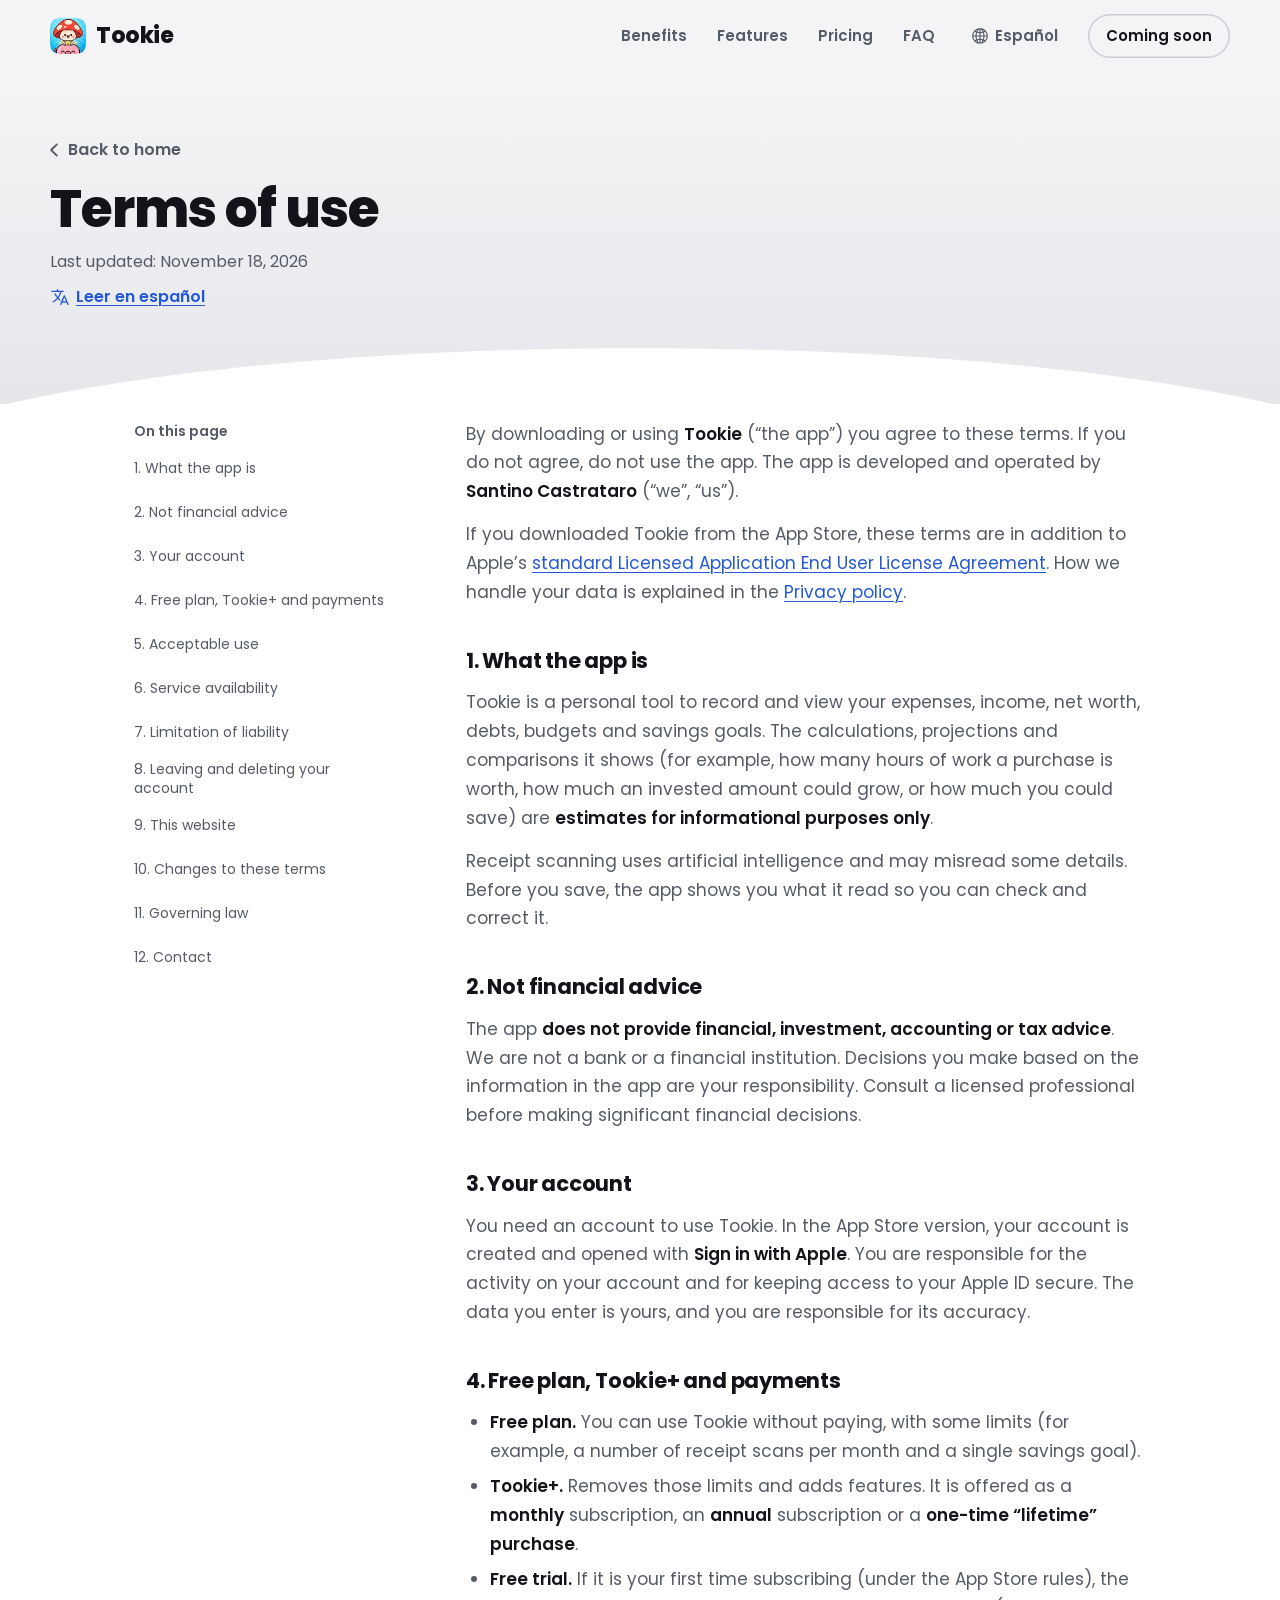
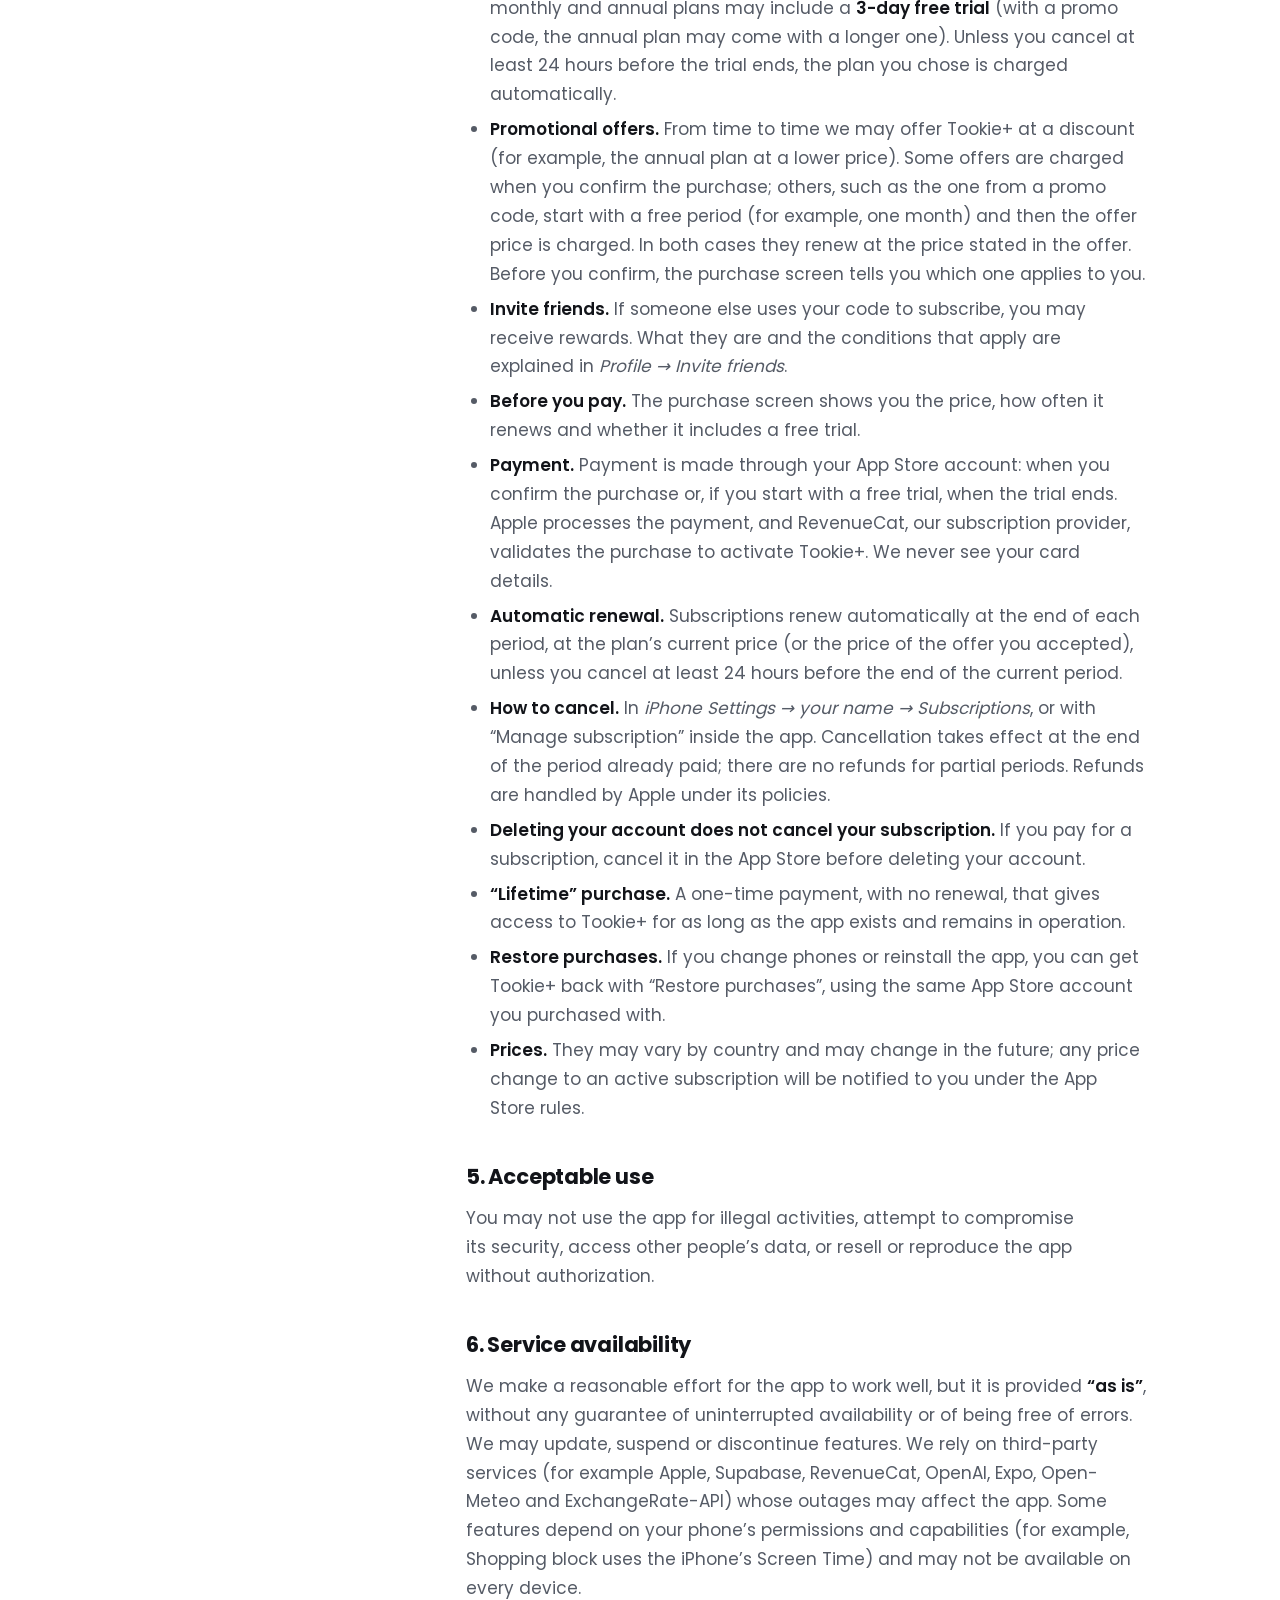
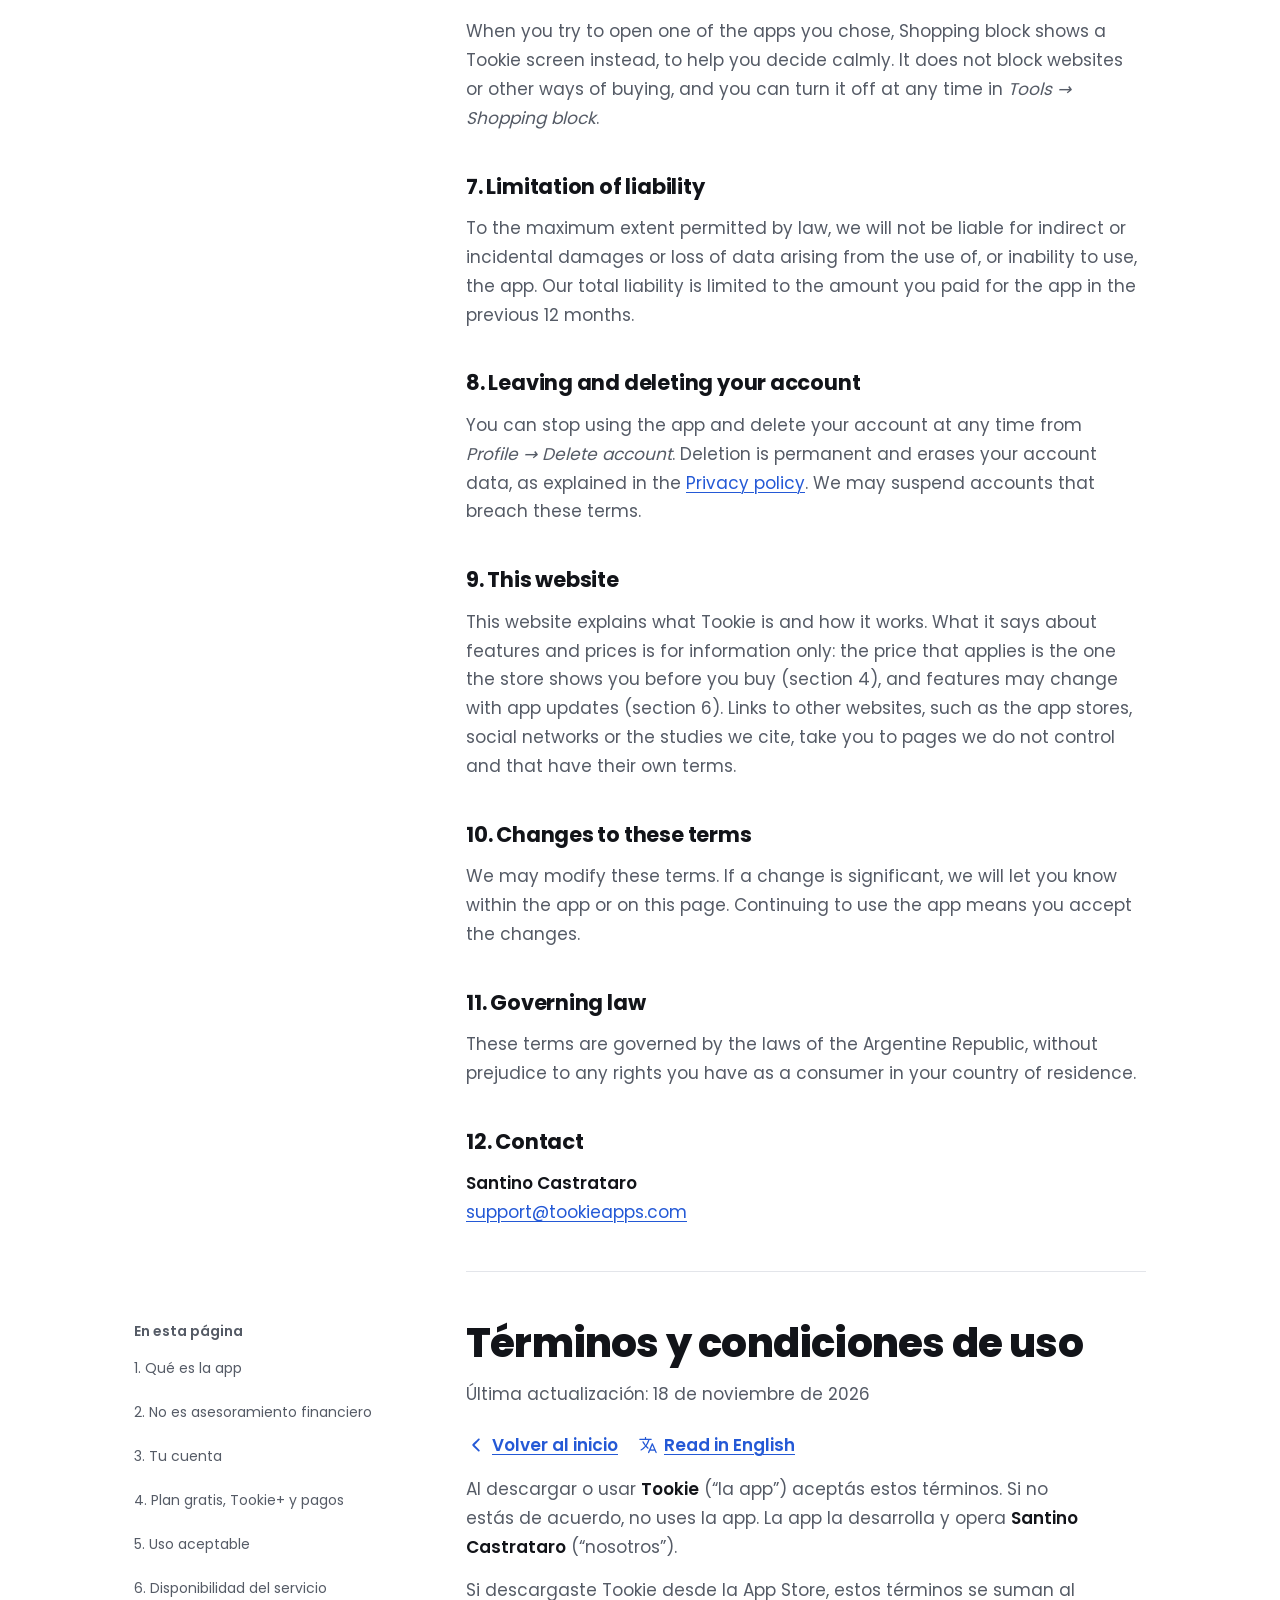
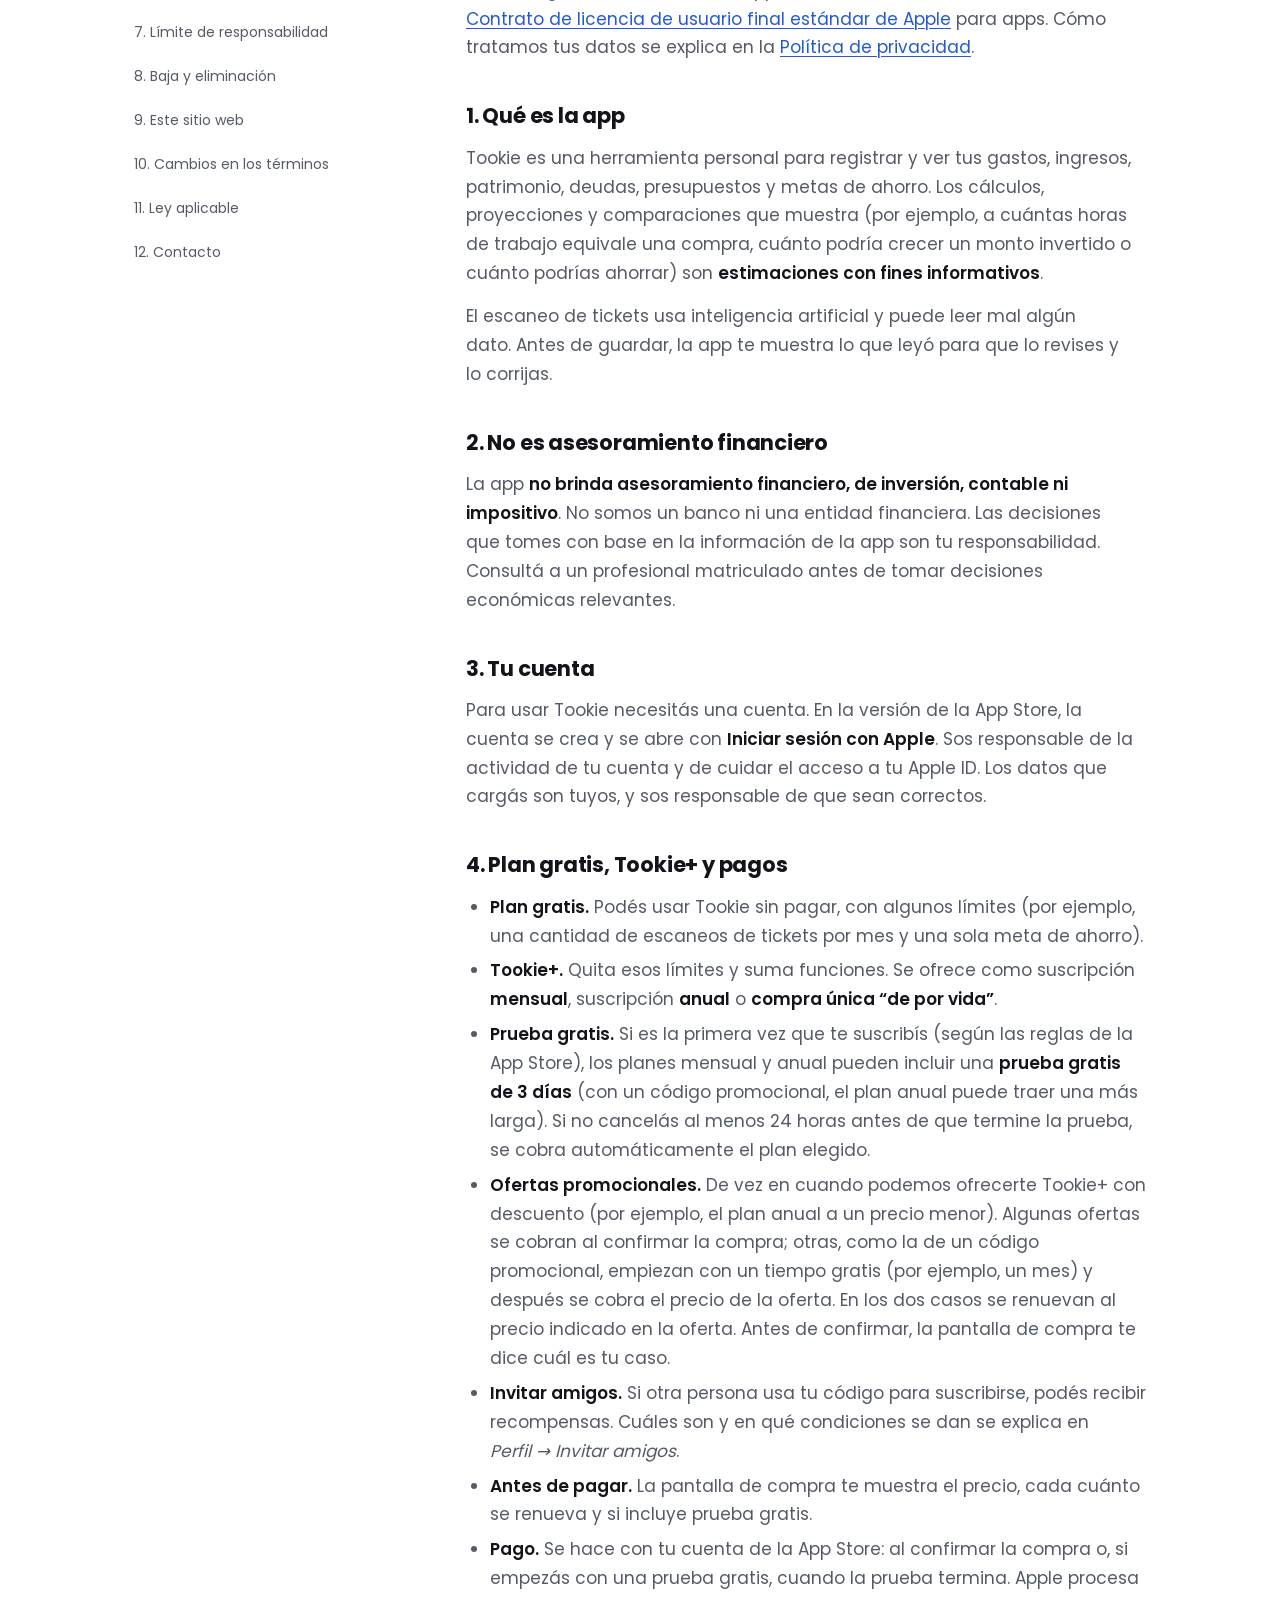
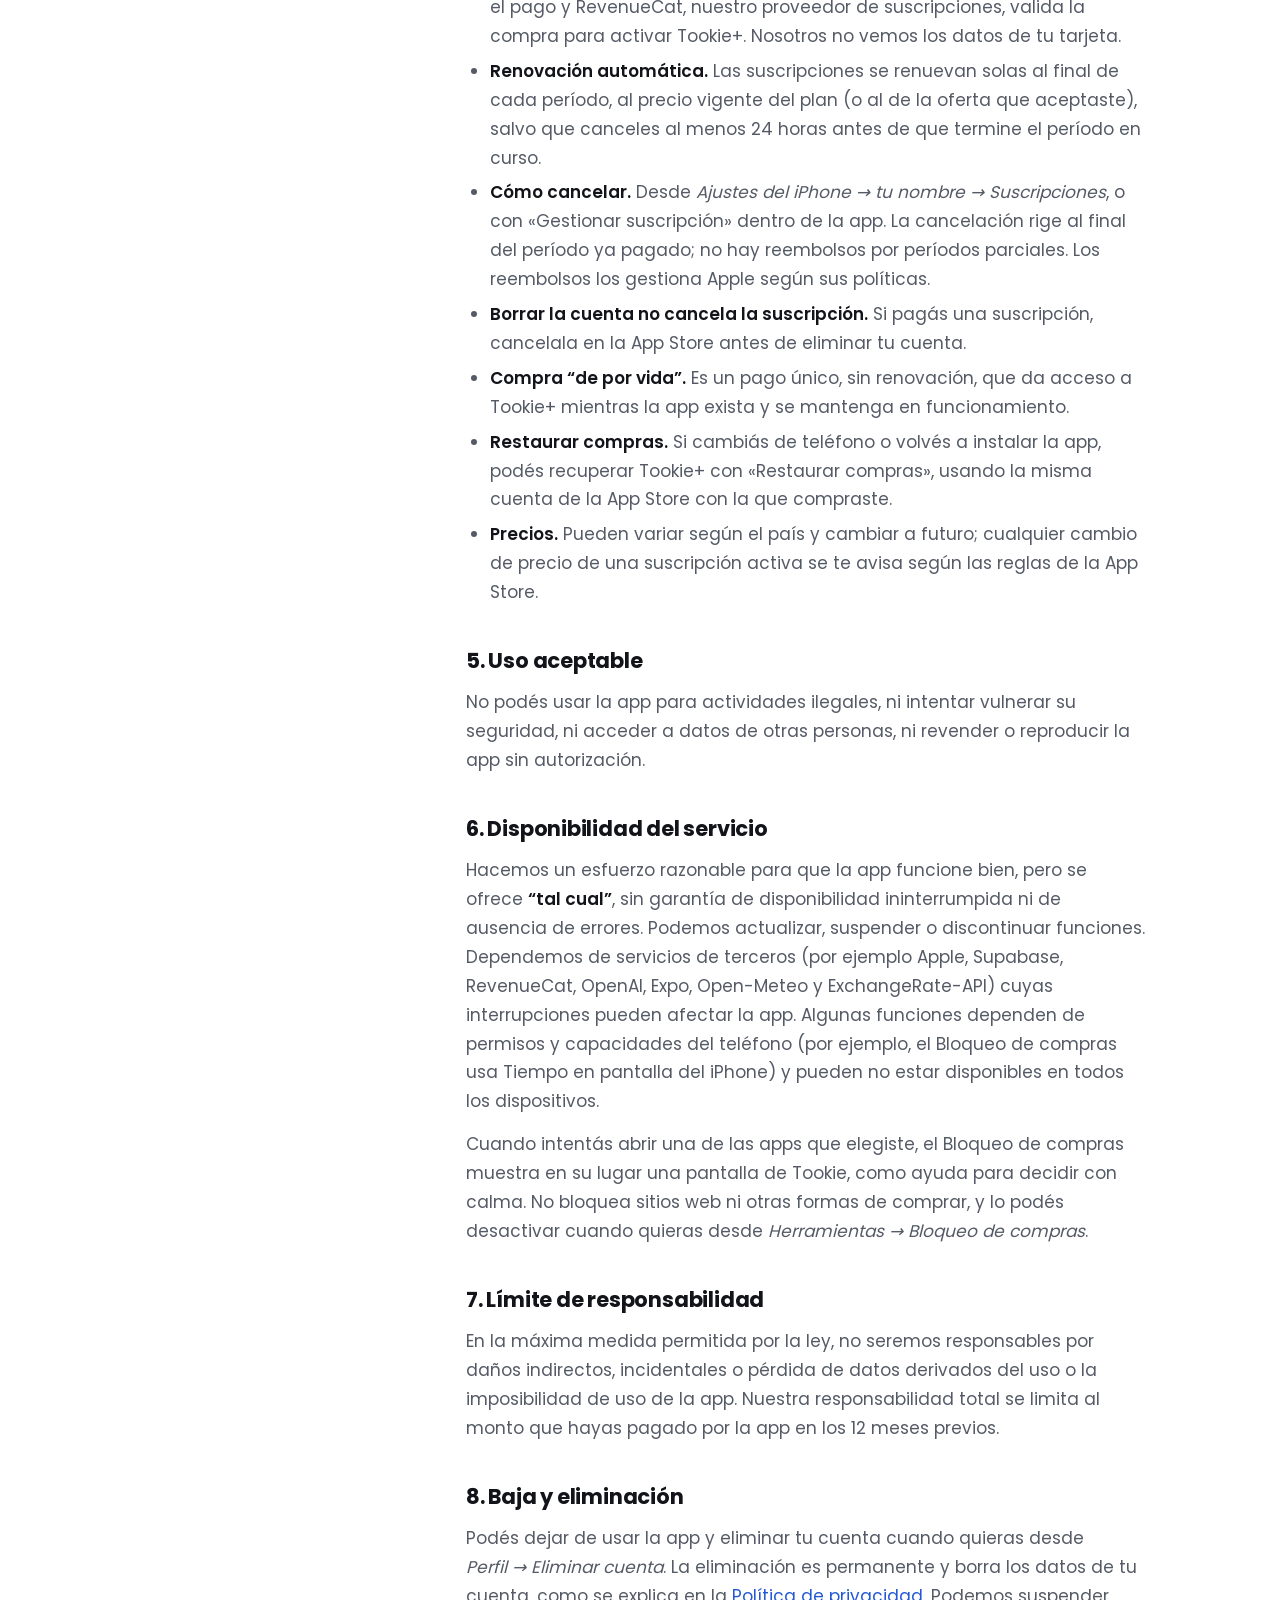
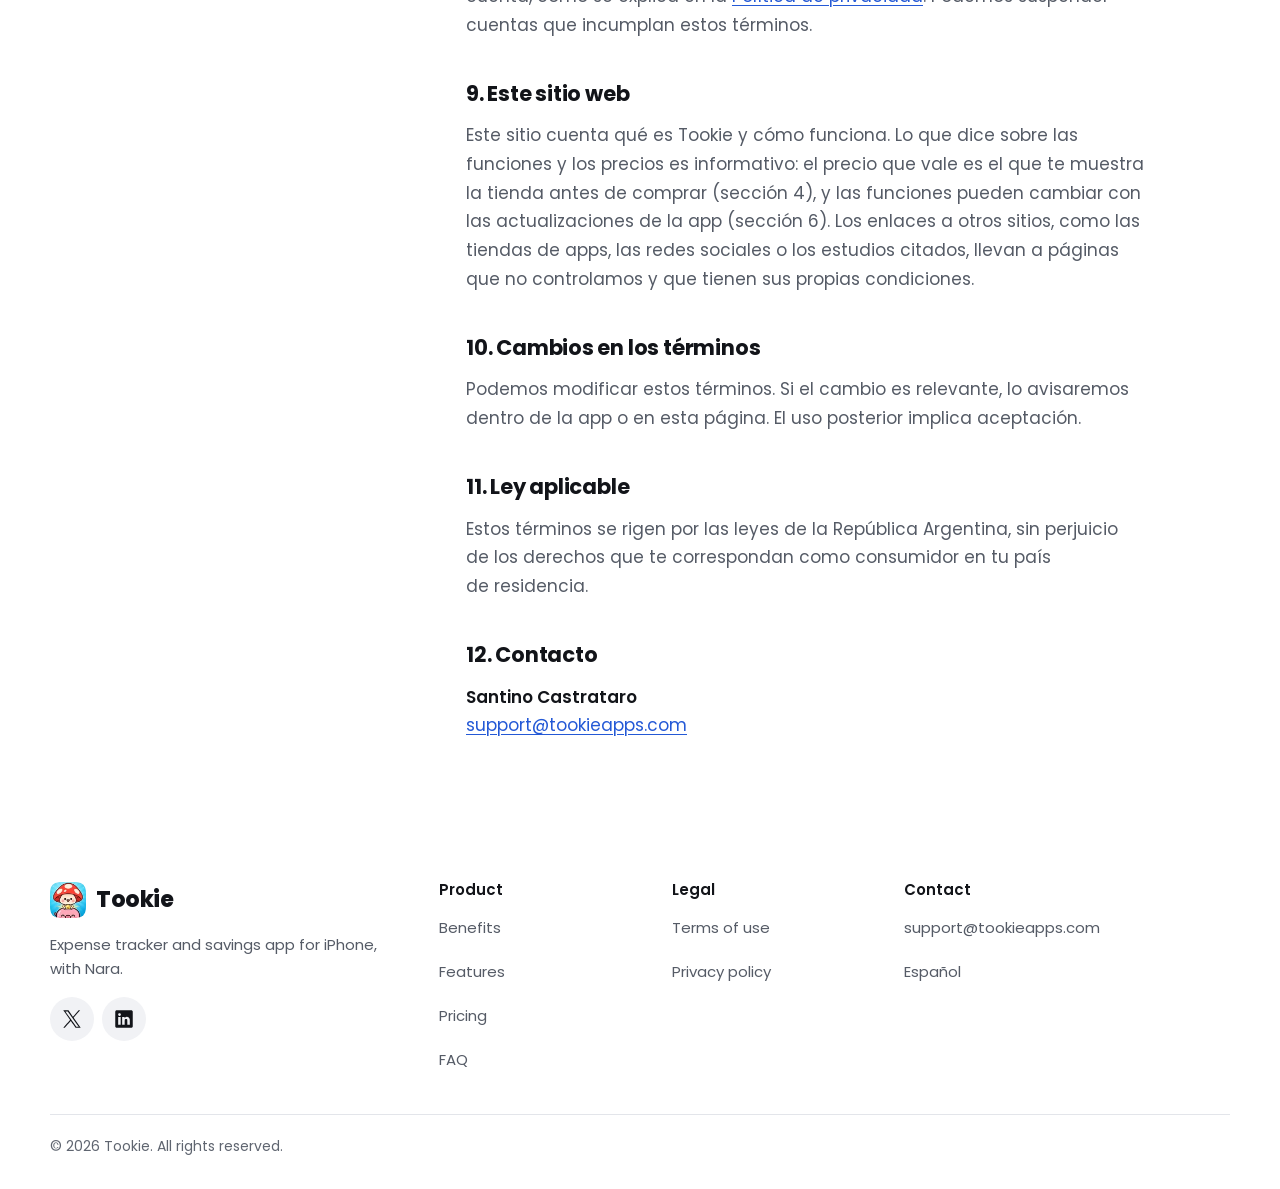
<file: terminos.html>
<!doctype html>
<html lang="en" class="sin-js" data-visitas="https://ymcykyzluampzigeeuxv.supabase.co/functions/v1/visita-web">
<head>
<meta charset="utf-8">
<meta name="viewport" content="width=device-width, initial-scale=1, viewport-fit=cover">
<title>Tookie terms of use · Términos y condiciones</title>
<meta name="description" content="The terms for using Tookie, the spending and savings app: your account, the free plan, Tookie+, the free trial, payments and how to cancel.">
<meta name="robots" content="index, follow, max-image-preview:large, max-snippet:-1, max-video-preview:-1">
<link rel="canonical" href="https://tookieapps.com/terminos.html">
<meta property="og:type" content="article">
<meta property="og:site_name" content="Tookie">
<meta property="og:title" content="Tookie terms of use · Términos y condiciones">
<meta property="og:description" content="The terms for using Tookie, the spending and savings app: your account, the free plan, Tookie+, the free trial, payments and how to cancel.">
<meta property="og:url" content="https://tookieapps.com/terminos.html">
<meta property="og:locale" content="en_US">
<meta property="og:locale:alternate" content="es_AR">
<meta property="og:image" content="https://tookieapps.com/assets/imagenes/og-en.png">
<meta property="og:image:secure_url" content="https://tookieapps.com/assets/imagenes/og-en.png">
<meta property="og:image:type" content="image/png">
<meta property="og:image:width" content="1200">
<meta property="og:image:height" content="630">
<meta property="og:image:alt" content="Tookie, the expense tracker and savings app, with Nara, its helper.">
<meta name="twitter:card" content="summary_large_image">
<meta name="twitter:site" content="@tookieapp">
<meta name="twitter:title" content="Tookie terms of use · Términos y condiciones">
<meta name="twitter:description" content="The terms for using Tookie, the spending and savings app: your account, the free plan, Tookie+, the free trial, payments and how to cancel.">
<meta name="twitter:image" content="https://tookieapps.com/assets/imagenes/og-en.png">
<meta name="twitter:image:alt" content="Tookie, the expense tracker and savings app, with Nara, its helper.">
<meta name="theme-color" content="#F4F4F6">
<meta name="color-scheme" content="light">
<meta name="format-detection" content="telephone=no">
<meta name="application-name" content="Tookie">
<meta name="apple-mobile-web-app-title" content="Tookie">
<link rel="icon" href="favicon.ico" sizes="16x16 32x32 48x48">
<link rel="icon" type="image/png" sizes="32x32" href="assets/imagenes/favicon-32.png">
<link rel="icon" type="image/png" sizes="16x16" href="assets/imagenes/favicon-16.png">
<link rel="apple-touch-icon" sizes="180x180" href="assets/imagenes/apple-touch-icon.png">
<link rel="manifest" href="site.webmanifest">

<script>(function(){try{if(location.hash)return;var l=navigator.languages&&navigator.languages.length?navigator.languages:[navigator.language||""];for(var i=0;i<l.length;i++){var c=String(l[i]||"").toLowerCase();if(c.indexOf("es")===0){location.replace("#es");return}if(c.indexOf("en")===0)return}}catch(e){}})()</script>
<link rel="preload" href="assets/fuentes/poppins-400.woff" as="font" type="font/woff" crossorigin>
<link rel="preload" href="assets/fuentes/poppins-800.woff" as="font" type="font/woff" crossorigin>
<link rel="stylesheet" href="assets/sitio.e1f95b1475.css">
<script>(function(d,w){var c=d.documentElement.classList;c.replace('sin-js','con-js');if('IntersectionObserver'in w&&!(w.matchMedia&&w.matchMedia('(prefers-reduced-motion: reduce)').matches)){c.add('anima');setTimeout(function(){if(!w.tookieListo)c.remove('anima')},4000)}})(document,window)</script>
<script src="assets/sitio.js?v=a683bbdd" defer></script>
<script type="application/ld+json">{"@context":"https://schema.org","@graph":[{"@type":"Organization","@id":"https://tookieapps.com/#organizacion","name":"Tookie","url":"https://tookieapps.com/","logo":{"@type":"ImageObject","url":"https://tookieapps.com/assets/imagenes/icono-app.png","width":512,"height":512},"image":"https://tookieapps.com/assets/imagenes/icono-app.png","description":"Expense tracker and budget app for iPhone: log spending in seconds, scan receipts and think twice before you buy.","email":"support@tookieapps.com","contactPoint":{"@type":"ContactPoint","contactType":"customer support","email":"support@tookieapps.com","availableLanguage":["en","es"]},"sameAs":["https://x.com/tookieapp","https://www.linkedin.com/company/tookieapp"]},{"@type":"WebSite","@id":"https://tookieapps.com/#sitio","name":"Tookie","alternateName":["Tookie app"],"url":"https://tookieapps.com/","inLanguage":["es","en"],"publisher":{"@id":"https://tookieapps.com/#organizacion"},"description":"Track your spending, set budgets and save for your goals with Tookie. Scan receipts with AI and pause before impulse buys. Free to start."},{"@type":"WebPage","@id":"https://tookieapps.com/terminos.html#pagina","url":"https://tookieapps.com/terminos.html","name":"Tookie terms of use · Términos y condiciones","headline":"Terms of use","description":"The terms for using Tookie, the spending and savings app: your account, the free plan, Tookie+, the free trial, payments and how to cancel.","inLanguage":"en","isPartOf":{"@id":"https://tookieapps.com/#sitio"},"about":{"@type":"MobileApplication","@id":"https://tookieapps.com/#app","name":"Tookie"},"publisher":{"@id":"https://tookieapps.com/#organizacion"},"breadcrumb":{"@id":"https://tookieapps.com/terminos.html#migas"},"hasPart":[{"@type":"WebPageElement","@id":"https://tookieapps.com/terminos.html#es","url":"https://tookieapps.com/terminos.html#es","name":"Términos y condiciones de uso","inLanguage":"es"},{"@type":"WebPageElement","@id":"https://tookieapps.com/terminos.html#en","url":"https://tookieapps.com/terminos.html#en","name":"Terms of use","inLanguage":"en"}],"dateModified":"2026-11-18"},{"@type":"BreadcrumbList","@id":"https://tookieapps.com/terminos.html#migas","itemListElement":[{"@type":"ListItem","position":1,"name":"Tookie","item":"https://tookieapps.com/"},{"@type":"ListItem","position":2,"name":"Terms of use","item":"https://tookieapps.com/terminos.html"}]}]}</script>
</head>
<body class="pagina pagina--legal">
<a class="saltar" href="#contenido">Skip to content</a>
<header class="encabezado" data-encabezado>
<div class="contenedor encabezado__fila">
<a class="marca" href="./"><img src="assets/imagenes/icono-app-64.webp" srcset="assets/imagenes/icono-app-64.webp 64w, assets/imagenes/icono-app-128.webp 128w" sizes="36px" width="36" height="36" alt=""><span>Tookie</span></a>
<nav class="nav" aria-label="Menu"><ul><li><a href="./#beneficios">Benefits</a></li><li><a href="./#funciones">Features</a></li><li><a href="./#precios">Pricing</a></li><li><a href="./#preguntas">FAQ</a></li></ul></nav>
<a class="idioma" href="#es" hreflang="es" lang="es"><svg class="icono" viewBox="0 0 512 512" fill="currentColor" aria-hidden="true" focusable="false"><path d="M248 32Q269 30 300 36Q355 47 399 83.5Q443 120 464 172Q491 241 472.5 312.5Q454 384 397 430Q329 484 244 479.5Q159 475 98 414Q38 354 32 269Q29 207 58 152Q79 111 115 82Q150 53 193 41Q215 35 248 32ZM239 144Q240 144 240 106L239 68L235 70Q216 79 201 103Q183 129 185 133Q186 136 214 141Q238 145 239 144ZM287 76Q281 72 277 70L272 67V106Q272 144 273 144Q280 144 300 140Q326 135 327 133Q329 129 311 103Q300 85 287 76ZM171 90Q172 88 173 86Q174 84 174.5 83Q175 82 175 82Q175 82 166 87Q151 95 138 104L133 109L137 111Q153 121 154 120Q154 120 159.5 109Q165 98 171 90ZM346 87Q337 82 337 82Q337 82 337.5 83Q338 84 339 86Q340 88 341 90Q347 98 352.5 109Q358 120 358 120Q359 121 375 111L379 109L374 104Q361 94 346 87ZM116 136Q111 133 110.5 132.5Q110 132 105 138Q79 170 70 210Q65 230 65 238Q65 240 96 240H128L129 226Q131 193 140 161Q143 150 142 150Q138 150 116 136ZM417 151Q411 142 406 137L402 132L396 135Q374 150 370 150Q369 150 372 161Q381 193 383 226L384 240H416Q447 240 447 238Q447 230 442 210Q435 178 417 151ZM180 166Q175 164 174 163Q173 163 172.5 164.5Q172 166 170 171Q163 199 161 226Q160 233 160 236L159 240H200H240V208V176L232 175Q206 174 180 166ZM342 171Q339 163 338.5 163Q338 163 334 165Q309 173 280 175L272 176V208V240H312H353L352 236Q352 233 351 226Q349 199 342 171ZM129 286 128 272H96Q65 272 65 274Q65 282 70 302Q80 343 106 375L110 380L118 375Q125 370 133.5 366Q142 362 142.5 361.5Q143 361 140 351Q131 319 129 286ZM240 304V272H200H159L160 276Q160 279 161 286Q163 313 170 341Q172 346 172.5 347.5Q173 349 174 349Q183 345 205 340.5Q227 336 236 336H240ZM352 276 353 272H312H272V304V336H276Q285 336 307 340.5Q329 345 338 349Q339 349 339.5 347.5Q340 346 342 341Q349 313 351 286Q352 279 352 276ZM447 274Q447 272 416 272H384L383 286Q381 318 372 350Q369 361 369.5 361.5Q370 362 378.5 366Q387 370 394 375L402 380L406 375Q432 343 442 302Q447 282 447 274ZM240 406Q240 395 240 387.5Q240 380 239.5 375.5Q239 371 239 369.5Q239 368 239 368Q223 369 204 373Q185 377 185 379Q183 383 201 409Q217 433 235 442L240 445ZM283 369Q277 369 275 368H272V406V445L277 442Q295 433 311 409Q329 383 327 379Q327 378 310 374Q293 370 283 369ZM154 392Q153 392 143.5 397.5Q134 403 134 404Q134 407 156 420Q173 430 175 430Q175 430 174.5 429Q174 428 173 426Q172 424 171 422Q165 414 159.5 403Q154 392 154 392ZM366 396Q366 396 366 396Q359 392 358.5 392Q358 392 352.5 402.5Q347 413 342 421Q340 424 339 426Q338 428 337.5 429Q337 430 337 430Q337 430 346 425Q365 416 375 406Q375 406 378 404L376 402Q374 400 366 396Z"/></svg><span>Español</span></a>
<span class="boton boton--pronto boton--chico encabezado__descargar">Coming soon</span>
<details class="menu" data-menu>
<summary class="menu__boton" aria-label="Menu" data-abrir="Menu" data-cerrar="Close menu"><svg class="icono menu__abrir" viewBox="0 0 512 512" fill="currentColor" aria-hidden="true" focusable="false"><path d="M82 129Q85 128 256 128Q397 128 415 128.5Q433 129 439 133Q452 144 447 159Q443 170 433 174Q428 176 256 176Q84 176 79 174Q69 170 65 159Q62 150 67 140.5Q72 131 82 129ZM82 233Q84 232 257 232L431 233L435 235Q448 242 448 256Q448 267 440 274Q434 279 417 279.5Q400 280 256 280Q112 280 95 279.5Q78 279 72 274Q64 267 64 256Q64 250 66 246Q71 236 82 233ZM79 338Q79 338 79 338Q83 336 256 336Q272 336 300 336Q401 336 418.5 337Q436 338 439 342Q440 343 441 343Q453 356 445 371Q441 378 434 382Q434 382 431 384H256H81L78 382Q71 378 67 371Q62 362 65 352Q69 341 79 338Z"/></svg><svg class="icono menu__cerrar" viewBox="0 0 512 512" fill="currentColor" aria-hidden="true" focusable="false"><path d="M136 121Q136 121 136 121Q145 118 154 122Q157 124 207 173Q207 173 256 222L306 173Q347 131 354 125.5Q361 120 369 120Q375 121 378 122Q387 127 390 135Q394 145 390 154Q388 157 339 207Q339 207 290 256L339 305Q379 345 385.5 352.5Q392 360 392 367Q392 378 385 385Q378 392 367 392Q360 392 352.5 385.5Q345 379 305 339Q305 339 256 290L207 339Q167 379 159.5 385.5Q152 392 145 392Q134 392 127 385Q120 378 120 367Q120 360 126.5 352.5Q133 345 173 305Q173 305 222 256L173 207Q133 166 126.5 159Q120 152 120 144Q120 127 136 121Z"/></svg></summary>
<div class="menu__panel">
<nav aria-label="Menu"><ul class="menu__lista"><li><a href="./#beneficios">Benefits</a></li><li><a href="./#funciones">Features</a></li><li><a href="./#precios">Pricing</a></li><li><a href="./#preguntas">FAQ</a></li></ul></nav>
<div class="menu__pie">
<a class="menu__idioma" href="#es" hreflang="es" lang="es"><svg class="icono" viewBox="0 0 512 512" fill="currentColor" aria-hidden="true" focusable="false"><path d="M248 32Q269 30 300 36Q355 47 399 83.5Q443 120 464 172Q491 241 472.5 312.5Q454 384 397 430Q329 484 244 479.5Q159 475 98 414Q38 354 32 269Q29 207 58 152Q79 111 115 82Q150 53 193 41Q215 35 248 32ZM239 144Q240 144 240 106L239 68L235 70Q216 79 201 103Q183 129 185 133Q186 136 214 141Q238 145 239 144ZM287 76Q281 72 277 70L272 67V106Q272 144 273 144Q280 144 300 140Q326 135 327 133Q329 129 311 103Q300 85 287 76ZM171 90Q172 88 173 86Q174 84 174.5 83Q175 82 175 82Q175 82 166 87Q151 95 138 104L133 109L137 111Q153 121 154 120Q154 120 159.5 109Q165 98 171 90ZM346 87Q337 82 337 82Q337 82 337.5 83Q338 84 339 86Q340 88 341 90Q347 98 352.5 109Q358 120 358 120Q359 121 375 111L379 109L374 104Q361 94 346 87ZM116 136Q111 133 110.5 132.5Q110 132 105 138Q79 170 70 210Q65 230 65 238Q65 240 96 240H128L129 226Q131 193 140 161Q143 150 142 150Q138 150 116 136ZM417 151Q411 142 406 137L402 132L396 135Q374 150 370 150Q369 150 372 161Q381 193 383 226L384 240H416Q447 240 447 238Q447 230 442 210Q435 178 417 151ZM180 166Q175 164 174 163Q173 163 172.5 164.5Q172 166 170 171Q163 199 161 226Q160 233 160 236L159 240H200H240V208V176L232 175Q206 174 180 166ZM342 171Q339 163 338.5 163Q338 163 334 165Q309 173 280 175L272 176V208V240H312H353L352 236Q352 233 351 226Q349 199 342 171ZM129 286 128 272H96Q65 272 65 274Q65 282 70 302Q80 343 106 375L110 380L118 375Q125 370 133.5 366Q142 362 142.5 361.5Q143 361 140 351Q131 319 129 286ZM240 304V272H200H159L160 276Q160 279 161 286Q163 313 170 341Q172 346 172.5 347.5Q173 349 174 349Q183 345 205 340.5Q227 336 236 336H240ZM352 276 353 272H312H272V304V336H276Q285 336 307 340.5Q329 345 338 349Q339 349 339.5 347.5Q340 346 342 341Q349 313 351 286Q352 279 352 276ZM447 274Q447 272 416 272H384L383 286Q381 318 372 350Q369 361 369.5 361.5Q370 362 378.5 366Q387 370 394 375L402 380L406 375Q432 343 442 302Q447 282 447 274ZM240 406Q240 395 240 387.5Q240 380 239.5 375.5Q239 371 239 369.5Q239 368 239 368Q223 369 204 373Q185 377 185 379Q183 383 201 409Q217 433 235 442L240 445ZM283 369Q277 369 275 368H272V406V445L277 442Q295 433 311 409Q329 383 327 379Q327 378 310 374Q293 370 283 369ZM154 392Q153 392 143.5 397.5Q134 403 134 404Q134 407 156 420Q173 430 175 430Q175 430 174.5 429Q174 428 173 426Q172 424 171 422Q165 414 159.5 403Q154 392 154 392ZM366 396Q366 396 366 396Q359 392 358.5 392Q358 392 352.5 402.5Q347 413 342 421Q340 424 339 426Q338 428 337.5 429Q337 430 337 430Q337 430 346 425Q365 416 375 406Q375 406 378 404L376 402Q374 400 366 396Z"/></svg><span>Español</span></a>
<span class="boton boton--pronto ">Coming soon</span>
</div>
</div>
</details>
</div>
<div class="progreso" aria-hidden="true"><i data-progreso></i></div>
</header>
<main id="contenido" tabindex="-1">
<article class="legal">
<header class="legal-cabeza">
<div class="contenedor legal-cabeza__contenido">
<p class="legal-cabeza__volver"><a href="./"><svg class="icono" viewBox="0 0 512 512" fill="currentColor" aria-hidden="true" focusable="false"><path d="M322 89Q322 89 322 89Q329 87 337 90.5Q345 94 349 101Q355 112 349 123Q348 126 283 191Q283 191 218 256L283 321Q348 386 349 389Q353 396 351 404Q350 413 342.5 419Q335 425 326 424Q319 423 309 414Q299 405 239 345Q178 284 169 274Q160 264 160 256Q160 248 168.5 238.5Q177 229 237 169Q309 96 313.5 93Q318 90 322 89Z"/></svg><span>Back to home</span></a></p>
<h1 class="legal-cabeza__titulo">Terms of use</h1>
<p class="legal-cabeza__fecha">Last updated: November 18, 2026</p>
<p class="legal-cabeza__idiomas"><a href="#es" hreflang="es" lang="es"><svg class="icono" viewBox="0 0 512 512" fill="currentColor" aria-hidden="true" focusable="false"><path d="M188 49Q198 46 204 54Q208 58 208 80V96H274Q341 96 343 98Q350 101 351 107Q352 110 352 111Q354 116 348 123Q345 126 340.5 127Q336 128 317 128H293L288 144Q263 215 227 266Q219 277 219 278Q219 279 236.5 296Q254 313 261 319Q272 329 272 336Q272 344 266 348.5Q260 353 252.5 351.5Q245 350 215 320L198 303L194 307Q177 326 158 343Q138 362 114.5 380Q91 398 84 399Q75 402 68.5 394.5Q62 387 65 378Q67 373 78 366Q108 347 143 314Q174 284 176 279Q177 278 170 269Q152 246 132.5 215.5Q113 185 112 178Q111 172 115 166Q118 162 124.5 161Q131 160 136 162Q140 164 150 182Q166 210 188 240L198 253L204 243Q233 199 254 143Q259 130 259 129Q259 128 152 128Q45 128 41.5 126.5Q38 125 36 123Q30 116 32 111Q32 110 33 107Q34 101 41 98Q43 96 110 96H176V80Q176 63 177 60Q179 51 188 49ZM361 210Q366 207 372 208.5Q378 210 381 215Q383 218 431 331Q471 423 476 436.5Q481 450 478 455Q472 467 460 463Q455 462 451.5 456.5Q448 451 438 428L426 400H368H310L299 426Q285 458 282 461Q275 466 268 463Q263 462 259.5 457Q256 452 256 446Q257 443 305.5 329Q354 215 356 213Q358 211 361 210ZM390 317Q369 266 368 266Q366 268 345 317.5Q324 367 324.5 367.5Q325 368 368 368Q368 368 412 367Z"/></svg><span>Leer en español</span></a></p>
</div>
<div class="colina legal-cabeza__colina" aria-hidden="true"><svg viewBox="0 0 100 46" preserveAspectRatio="none" focusable="false"><path d="M0 46 C 25 0, 75 0, 100 46 L 100 48 L 0 48 Z"/></svg></div>
</header>
<div class="contenedor legal-grilla">
<details class="legal-indice-movil">
<summary><svg class="icono" viewBox="0 0 512 512" fill="currentColor" aria-hidden="true" focusable="false"><path d="M75 113Q90 110 101.5 120Q113 130 112 146Q111 158 102.5 166.5Q94 175 82 176Q67 176 57 166Q41 150 51 130Q59 115 75 113ZM153 130 157 128H304Q451 128 454 130Q463 134 463.5 143.5Q464 153 456 158L452 160H307Q162 160 157 160Q148 158 145 150Q141 136 153 130ZM68 226Q73 224 81 224.5Q89 225 93 227Q104 232 109 242Q111 248 111 256Q111 264 109 270Q98 291 76 288Q62 286 54 274.5Q46 263 49 251Q52 233 68 226ZM158 240Q160 240 304.5 240Q449 240 452 241Q461 243 463.5 252Q466 261 459 267Q456 270 452.5 271Q449 272 303 272Q157 272 154 271Q146 267 144.5 258.5Q143 250 150 244Q153 242 155 241Q157 240 158 240ZM71 337Q82 334 93 339Q104 344 109 355Q116 370 107 385Q99 398 84 399.5Q69 401 58 390Q46 379 49 363Q50 353 57 346Q63 340 71 337ZM153 354Q153 354 153 354Q156 352 304 352Q304 352 453 352L456 355Q469 362 462 375Q460 378 457 381Q457 381 454 384H305H157L153 382Q142 377 145 364Q146 357 153 354Z"/></svg><span>On this page</span><svg class="icono pregunta__chevron" viewBox="0 0 512 512" fill="currentColor" aria-hidden="true" focusable="false"><path d="M102 162Q102 162 102 162Q113 157 123 163Q127 165 191 229Q191 229 256 294L321 229Q385 165 389 163Q398 157 409 162Q426 169 424 186Q423 193 414 203Q405 213 345 273Q284 335 274 343.5Q264 352 256 352Q248 352 238 343.5Q228 335 167 273Q107 213 98 203Q89 193 88 186Q86 170 102 162Z"/></svg></summary>
<nav aria-label="On this page"><p class="legal-indice__titulo" id="indice-movil-en">On this page</p><ol aria-labelledby="indice-movil-en"><li><a href="#en-que-es">1. What the app is</a></li><li><a href="#en-asesoramiento">2. Not financial advice</a></li><li><a href="#en-cuenta">3. Your account</a></li><li><a href="#en-planes">4. Free plan, Tookie+ and payments</a></li><li><a href="#en-uso">5. Acceptable use</a></li><li><a href="#en-disponibilidad">6. Service availability</a></li><li><a href="#en-responsabilidad">7. Limitation of liability</a></li><li><a href="#en-baja">8. Leaving and deleting your account</a></li><li><a href="#en-sitio">9. This website</a></li><li><a href="#en-cambios">10. Changes to these terms</a></li><li><a href="#en-ley">11. Governing law</a></li><li><a href="#en-contacto">12. Contact</a></li></ol><div lang="es"><p class="legal-indice__titulo" id="indice-movil-es">En esta página</p><ol aria-labelledby="indice-movil-es"><li><a href="#es-que-es">1. Qué es la app</a></li><li><a href="#es-asesoramiento">2. No es asesoramiento financiero</a></li><li><a href="#es-cuenta">3. Tu cuenta</a></li><li><a href="#es-planes">4. Plan gratis, Tookie+ y pagos</a></li><li><a href="#es-uso">5. Uso aceptable</a></li><li><a href="#es-disponibilidad">6. Disponibilidad del servicio</a></li><li><a href="#es-responsabilidad">7. Límite de responsabilidad</a></li><li><a href="#es-baja">8. Baja y eliminación</a></li><li><a href="#es-sitio">9. Este sitio web</a></li><li><a href="#es-cambios">10. Cambios en los términos</a></li><li><a href="#es-ley">11. Ley aplicable</a></li><li><a href="#es-contacto">12. Contacto</a></li></ol></div></nav>
</details>
<div class="legal-fila">
<aside class="legal-indice">
<nav aria-label="On this page"><p class="legal-indice__titulo" id="indice-en">On this page</p><ol aria-labelledby="indice-en"><li><a href="#en-que-es">1. What the app is</a></li><li><a href="#en-asesoramiento">2. Not financial advice</a></li><li><a href="#en-cuenta">3. Your account</a></li><li><a href="#en-planes">4. Free plan, Tookie+ and payments</a></li><li><a href="#en-uso">5. Acceptable use</a></li><li><a href="#en-disponibilidad">6. Service availability</a></li><li><a href="#en-responsabilidad">7. Limitation of liability</a></li><li><a href="#en-baja">8. Leaving and deleting your account</a></li><li><a href="#en-sitio">9. This website</a></li><li><a href="#en-cambios">10. Changes to these terms</a></li><li><a href="#en-ley">11. Governing law</a></li><li><a href="#en-contacto">12. Contact</a></li></ol></nav>
</aside>
<div class="legal-cuerpo">
<section id="en" lang="en" class="legal-version" aria-labelledby="en-titulo">
<h2 id="en-titulo" class="solo-lector">Terms of use</h2>


<div class="legal-intro"><p>By downloading or using <strong>Tookie</strong> (“the app”) you agree to these terms. If you do
not agree, do not use the app. The app is developed and operated by <strong>Santino Castrataro</strong>
(“we”, “us”).</p>
<p>If you downloaded Tookie from the App Store, these terms are in addition to Apple’s
<a href="https://www.apple.com/legal/internet-services/itunes/dev/stdeula/">standard Licensed Application End User License Agreement</a>. How we handle
your data is explained in the <a href="privacidad.html#en">Privacy policy</a>.</p></div>
<section id="en-que-es" class="legal-seccion" aria-labelledby="en-que-es-titulo">
<h3 id="en-que-es-titulo">1. What the app is</h3>
<p>Tookie is a personal tool to record and view your expenses, income, net worth, debts,
budgets and savings goals. The calculations, projections and comparisons it shows (for example, how
many hours of work a purchase is worth, how much an invested amount could grow, or how much you could
save) are <strong>estimates for informational purposes only</strong>.</p>
<p>Receipt scanning uses artificial intelligence and may misread some details. Before you save, the
app shows you what it read so you can check and correct it.</p>
</section>
<section id="en-asesoramiento" class="legal-seccion" aria-labelledby="en-asesoramiento-titulo">
<h3 id="en-asesoramiento-titulo">2. Not financial advice</h3>
<p>The app <strong>does not provide financial, investment, accounting or tax advice</strong>.
We are not a bank or a financial institution. Decisions you make based on the information in the app
are your responsibility. Consult a licensed professional before making significant financial
decisions.</p>
</section>
<section id="en-cuenta" class="legal-seccion" aria-labelledby="en-cuenta-titulo">
<h3 id="en-cuenta-titulo">3. Your account</h3>
<p>You need an account to use Tookie. In the App Store version, your account is created and
opened with <strong>Sign in with Apple</strong>. You are responsible for the activity on your account
and for keeping access to your Apple ID secure. The data you enter is yours, and you are responsible
for its accuracy.</p>
</section>
<section id="en-planes" class="legal-seccion" aria-labelledby="en-planes-titulo">
<h3 id="en-planes-titulo">4. Free plan, Tookie+ and payments</h3>
<ul>
<li><strong>Free plan.</strong> You can use Tookie without paying, with some limits (for example, a
number of receipt scans per month and a single savings goal).</li>
<li><strong>Tookie+.</strong> Removes those limits and adds features. It is offered as a
<strong>monthly</strong> subscription, an <strong>annual</strong> subscription or a <strong>one-time
“lifetime” purchase</strong>.</li>
<li><strong>Free trial.</strong> If it is your first time subscribing (under the App Store rules), the
monthly and annual plans may include a <strong>3-day free trial</strong> (with a promo code, the annual
plan may come with a longer one). Unless you cancel at least 24 hours before the trial ends, the plan
you chose is charged automatically.</li>
<li><strong>Promotional offers.</strong> From time to time we may offer Tookie+ at a discount (for
example, the annual plan at a lower price). Some offers are charged when you confirm the purchase;
others, such as the one from a promo code, start with a free period (for example, one month) and then
the offer price is charged. In both cases they renew at the price stated in the offer. Before you
confirm, the purchase screen tells you which one applies to you.</li>
<li><strong>Invite friends.</strong> If someone else uses your code to subscribe, you may receive
rewards. What they are and the conditions that apply are explained in <em>Profile → Invite
friends</em>.</li>
<li><strong>Before you pay.</strong> The purchase screen shows you the price, how often it renews and
whether it includes a free trial.</li>
<li><strong>Payment.</strong> Payment is made through your App Store account: when you confirm the
purchase or, if you start with a free trial, when the trial ends. Apple processes the payment, and
RevenueCat, our subscription provider, validates the purchase to activate Tookie+. We never see your
card details.</li>
<li><strong>Automatic renewal.</strong> Subscriptions renew automatically at the end of each period, at
the plan’s current price (or the price of the offer you accepted), unless you cancel at least 24 hours
before the end of the current period.</li>
<li><strong>How to cancel.</strong> In <em>iPhone Settings → your name → Subscriptions</em>, or with
“Manage subscription” inside the app. Cancellation takes effect at the end of the period already paid;
there are no refunds for partial periods. Refunds are handled by Apple under its policies.</li>
<li><strong>Deleting your account does not cancel your subscription.</strong> If you pay for a
subscription, cancel it in the App Store before deleting your account.</li>
<li><strong>“Lifetime” purchase.</strong> A one-time payment, with no renewal, that gives access to
Tookie+ for as long as the app exists and remains in operation.</li>
<li><strong>Restore purchases.</strong> If you change phones or reinstall the app, you can get Tookie+
back with “Restore purchases”, using the same App Store account you purchased with.</li>
<li><strong>Prices.</strong> They may vary by country and may change in the future; any price change to
an active subscription will be notified to you under the App Store rules.</li>
</ul>
</section>
<section id="en-uso" class="legal-seccion" aria-labelledby="en-uso-titulo">
<h3 id="en-uso-titulo">5. Acceptable use</h3>
<p>You may not use the app for illegal activities, attempt to compromise its security, access
other people’s data, or resell or reproduce the app without authorization.</p>
</section>
<section id="en-disponibilidad" class="legal-seccion" aria-labelledby="en-disponibilidad-titulo">
<h3 id="en-disponibilidad-titulo">6. Service availability</h3>
<p>We make a reasonable effort for the app to work well, but it is provided <strong>“as
is”</strong>, without any guarantee of uninterrupted availability or of being free of errors. We may
update, suspend or discontinue features. We rely on third-party services (for example Apple, Supabase,
RevenueCat, OpenAI, Expo, Open-Meteo and ExchangeRate-API) whose outages may affect the app. Some
features depend on your phone’s permissions and capabilities (for example, Shopping block uses the
iPhone’s Screen Time) and may not be available on every device.</p>
<p>When you try to open one of the apps you chose, Shopping block shows a Tookie screen instead, to help
you decide calmly. It does not block websites or other ways of buying, and you can turn it off at any
time in <em>Tools → Shopping block</em>.</p>
</section>
<section id="en-responsabilidad" class="legal-seccion" aria-labelledby="en-responsabilidad-titulo">
<h3 id="en-responsabilidad-titulo">7. Limitation of liability</h3>
<p>To the maximum extent permitted by law, we will not be liable for indirect or incidental
damages or loss of data arising from the use of, or inability to use, the app. Our total liability is
limited to the amount you paid for the app in the previous 12 months.</p>
</section>
<section id="en-baja" class="legal-seccion" aria-labelledby="en-baja-titulo">
<h3 id="en-baja-titulo">8. Leaving and deleting your account</h3>
<p>You can stop using the app and delete your account at any time from <em>Profile → Delete
account</em>. Deletion is permanent and erases your account data, as explained in the
<a href="privacidad.html#en">Privacy policy</a>. We may suspend accounts that breach these terms.</p>
</section>
<section id="en-sitio" class="legal-seccion" aria-labelledby="en-sitio-titulo">
<h3 id="en-sitio-titulo">9. This website</h3>
<p>This website explains what Tookie is and how it works. What it says about features and
prices is for information only: the price that applies is the one the store shows you before you buy
(section 4), and features may change with app updates (section 6). Links to other websites, such as
the app stores, social networks or the studies we cite, take you to pages we do not control and that
have their own terms.</p>
</section>
<section id="en-cambios" class="legal-seccion" aria-labelledby="en-cambios-titulo">
<h3 id="en-cambios-titulo">10. Changes to these terms</h3>
<p>We may modify these terms. If a change is significant, we will let you know within the app
or on this page. Continuing to use the app means you accept the changes.</p>
</section>
<section id="en-ley" class="legal-seccion" aria-labelledby="en-ley-titulo">
<h3 id="en-ley-titulo">11. Governing law</h3>
<p>These terms are governed by the laws of the Argentine Republic, without prejudice to any
rights you have as a consumer in your country of residence.</p>
</section>
<section id="en-contacto" class="legal-seccion" aria-labelledby="en-contacto-titulo">
<h3 id="en-contacto-titulo">12. Contact</h3>
<p><strong>Santino Castrataro</strong><br>
<a href="mailto:support@tookieapps.com">support@tookieapps.com</a></p>
</section>
</section>
</div>
</div>
<div class="legal-fila legal-fila--segunda">
<aside class="legal-indice legal-indice--segunda" lang="es">
<nav aria-label="En esta página"><p class="legal-indice__titulo" id="indice-es">En esta página</p><ol aria-labelledby="indice-es"><li><a href="#es-que-es">1. Qué es la app</a></li><li><a href="#es-asesoramiento">2. No es asesoramiento financiero</a></li><li><a href="#es-cuenta">3. Tu cuenta</a></li><li><a href="#es-planes">4. Plan gratis, Tookie+ y pagos</a></li><li><a href="#es-uso">5. Uso aceptable</a></li><li><a href="#es-disponibilidad">6. Disponibilidad del servicio</a></li><li><a href="#es-responsabilidad">7. Límite de responsabilidad</a></li><li><a href="#es-baja">8. Baja y eliminación</a></li><li><a href="#es-sitio">9. Este sitio web</a></li><li><a href="#es-cambios">10. Cambios en los términos</a></li><li><a href="#es-ley">11. Ley aplicable</a></li><li><a href="#es-contacto">12. Contacto</a></li></ol></nav>
</aside>
<div class="legal-cuerpo legal-cuerpo--segunda">
<section id="es" lang="es" class="legal-version legal-version--segunda" aria-labelledby="es-titulo">
<h2 id="es-titulo" class="legal-version__titulo">Términos y condiciones de uso</h2>
<p class="legal-version__fecha">Última actualización: 18 de noviembre de 2026</p>
<p class="legal-version__otro"><a href="es/"><svg class="icono" viewBox="0 0 512 512" fill="currentColor" aria-hidden="true" focusable="false"><path d="M322 89Q322 89 322 89Q329 87 337 90.5Q345 94 349 101Q355 112 349 123Q348 126 283 191Q283 191 218 256L283 321Q348 386 349 389Q353 396 351 404Q350 413 342.5 419Q335 425 326 424Q319 423 309 414Q299 405 239 345Q178 284 169 274Q160 264 160 256Q160 248 168.5 238.5Q177 229 237 169Q309 96 313.5 93Q318 90 322 89Z"/></svg><span>Volver al inicio</span></a><a href="#en" hreflang="en" lang="en"><svg class="icono" viewBox="0 0 512 512" fill="currentColor" aria-hidden="true" focusable="false"><path d="M188 49Q198 46 204 54Q208 58 208 80V96H274Q341 96 343 98Q350 101 351 107Q352 110 352 111Q354 116 348 123Q345 126 340.5 127Q336 128 317 128H293L288 144Q263 215 227 266Q219 277 219 278Q219 279 236.5 296Q254 313 261 319Q272 329 272 336Q272 344 266 348.5Q260 353 252.5 351.5Q245 350 215 320L198 303L194 307Q177 326 158 343Q138 362 114.5 380Q91 398 84 399Q75 402 68.5 394.5Q62 387 65 378Q67 373 78 366Q108 347 143 314Q174 284 176 279Q177 278 170 269Q152 246 132.5 215.5Q113 185 112 178Q111 172 115 166Q118 162 124.5 161Q131 160 136 162Q140 164 150 182Q166 210 188 240L198 253L204 243Q233 199 254 143Q259 130 259 129Q259 128 152 128Q45 128 41.5 126.5Q38 125 36 123Q30 116 32 111Q32 110 33 107Q34 101 41 98Q43 96 110 96H176V80Q176 63 177 60Q179 51 188 49ZM361 210Q366 207 372 208.5Q378 210 381 215Q383 218 431 331Q471 423 476 436.5Q481 450 478 455Q472 467 460 463Q455 462 451.5 456.5Q448 451 438 428L426 400H368H310L299 426Q285 458 282 461Q275 466 268 463Q263 462 259.5 457Q256 452 256 446Q257 443 305.5 329Q354 215 356 213Q358 211 361 210ZM390 317Q369 266 368 266Q366 268 345 317.5Q324 367 324.5 367.5Q325 368 368 368Q368 368 412 367Z"/></svg><span>Read in English</span></a></p>
<div class="legal-intro"><p>Al descargar o usar <strong>Tookie</strong> (“la app”) aceptás estos términos. Si no estás de
acuerdo, no uses la app. La app la desarrolla y opera <strong>Santino Castrataro</strong>
(“nosotros”).</p>
<p>Si descargaste Tookie desde la App Store, estos términos se suman al
<a href="https://www.apple.com/legal/internet-services/itunes/dev/stdeula/">Contrato de licencia de usuario final estándar de Apple</a> para apps. Cómo
tratamos tus datos se explica en la <a href="privacidad.html#es">Política de privacidad</a>.</p></div>
<section id="es-que-es" class="legal-seccion" aria-labelledby="es-que-es-titulo">
<h3 id="es-que-es-titulo">1. Qué es la app</h3>
<p>Tookie es una herramienta personal para registrar y ver tus gastos, ingresos, patrimonio,
deudas, presupuestos y metas de ahorro. Los cálculos, proyecciones y comparaciones que muestra (por
ejemplo, a cuántas horas de trabajo equivale una compra, cuánto podría crecer un monto invertido o
cuánto podrías ahorrar) son <strong>estimaciones con fines informativos</strong>.</p>
<p>El escaneo de tickets usa inteligencia artificial y puede leer mal algún dato. Antes de guardar, la
app te muestra lo que leyó para que lo revises y lo corrijas.</p>
</section>
<section id="es-asesoramiento" class="legal-seccion" aria-labelledby="es-asesoramiento-titulo">
<h3 id="es-asesoramiento-titulo">2. No es asesoramiento financiero</h3>
<p>La app <strong>no brinda asesoramiento financiero, de inversión, contable ni
impositivo</strong>. No somos un banco ni una entidad financiera. Las decisiones que tomes con base en
la información de la app son tu responsabilidad. Consultá a un profesional matriculado antes de tomar
decisiones económicas relevantes.</p>
</section>
<section id="es-cuenta" class="legal-seccion" aria-labelledby="es-cuenta-titulo">
<h3 id="es-cuenta-titulo">3. Tu cuenta</h3>
<p>Para usar Tookie necesitás una cuenta. En la versión de la App Store, la cuenta se crea y se
abre con <strong>Iniciar sesión con Apple</strong>. Sos responsable de la actividad de tu cuenta y de
cuidar el acceso a tu Apple ID. Los datos que cargás son tuyos, y sos responsable de que sean
correctos.</p>
</section>
<section id="es-planes" class="legal-seccion" aria-labelledby="es-planes-titulo">
<h3 id="es-planes-titulo">4. Plan gratis, Tookie+ y pagos</h3>
<ul>
<li><strong>Plan gratis.</strong> Podés usar Tookie sin pagar, con algunos límites (por ejemplo, una
cantidad de escaneos de tickets por mes y una sola meta de ahorro).</li>
<li><strong>Tookie+.</strong> Quita esos límites y suma funciones. Se ofrece como suscripción
<strong>mensual</strong>, suscripción <strong>anual</strong> o <strong>compra única “de por
vida”</strong>.</li>
<li><strong>Prueba gratis.</strong> Si es la primera vez que te suscribís (según las reglas de la App
Store), los planes mensual y anual pueden incluir una <strong>prueba gratis de 3 días</strong> (con un
código promocional, el plan anual puede traer una más larga). Si no cancelás al menos 24 horas antes de
que termine la prueba, se cobra automáticamente el plan elegido.</li>
<li><strong>Ofertas promocionales.</strong> De vez en cuando podemos ofrecerte Tookie+ con descuento
(por ejemplo, el plan anual a un precio menor). Algunas ofertas se cobran al confirmar la compra;
otras, como la de un código promocional, empiezan con un tiempo gratis (por ejemplo, un mes) y después
se cobra el precio de la oferta. En los dos casos se renuevan al precio indicado en la oferta. Antes de
confirmar, la pantalla de compra te dice cuál es tu caso.</li>
<li><strong>Invitar amigos.</strong> Si otra persona usa tu código para suscribirse, podés recibir
recompensas. Cuáles son y en qué condiciones se dan se explica en <em>Perfil → Invitar
amigos</em>.</li>
<li><strong>Antes de pagar.</strong> La pantalla de compra te muestra el precio, cada cuánto se renueva
y si incluye prueba gratis.</li>
<li><strong>Pago.</strong> Se hace con tu cuenta de la App Store: al confirmar la compra o, si empezás
con una prueba gratis, cuando la prueba termina. Apple procesa el pago y RevenueCat, nuestro proveedor
de suscripciones, valida la compra para activar Tookie+. Nosotros no vemos los datos de tu
tarjeta.</li>
<li><strong>Renovación automática.</strong> Las suscripciones se renuevan solas al final de cada
período, al precio vigente del plan (o al de la oferta que aceptaste), salvo que canceles al menos 24 horas antes de que termine el período en curso.</li>
<li><strong>Cómo cancelar.</strong> Desde <em>Ajustes del iPhone → tu nombre → Suscripciones</em>, o
con «Gestionar suscripción» dentro de la app. La cancelación rige al final del período ya pagado; no
hay reembolsos por períodos parciales. Los reembolsos los gestiona Apple según sus políticas.</li>
<li><strong>Borrar la cuenta no cancela la suscripción.</strong> Si pagás una suscripción, cancelala en
la App Store antes de eliminar tu cuenta.</li>
<li><strong>Compra “de por vida”.</strong> Es un pago único, sin renovación, que da acceso a Tookie+
mientras la app exista y se mantenga en funcionamiento.</li>
<li><strong>Restaurar compras.</strong> Si cambiás de teléfono o volvés a instalar la app, podés
recuperar Tookie+ con «Restaurar compras», usando la misma cuenta de la App Store con la que
compraste.</li>
<li><strong>Precios.</strong> Pueden variar según el país y cambiar a futuro; cualquier cambio de precio
de una suscripción activa se te avisa según las reglas de la App Store.</li>
</ul>
</section>
<section id="es-uso" class="legal-seccion" aria-labelledby="es-uso-titulo">
<h3 id="es-uso-titulo">5. Uso aceptable</h3>
<p>No podés usar la app para actividades ilegales, ni intentar vulnerar su seguridad, ni acceder
a datos de otras personas, ni revender o reproducir la app sin autorización.</p>
</section>
<section id="es-disponibilidad" class="legal-seccion" aria-labelledby="es-disponibilidad-titulo">
<h3 id="es-disponibilidad-titulo">6. Disponibilidad del servicio</h3>
<p>Hacemos un esfuerzo razonable para que la app funcione bien, pero se ofrece
<strong>“tal cual”</strong>, sin garantía de disponibilidad ininterrumpida ni de ausencia de errores.
Podemos actualizar, suspender o discontinuar funciones. Dependemos de servicios de terceros (por
ejemplo Apple, Supabase, RevenueCat, OpenAI, Expo, Open-Meteo y ExchangeRate-API) cuyas interrupciones
pueden afectar la app. Algunas funciones dependen de permisos y capacidades del teléfono (por ejemplo,
el Bloqueo de compras usa Tiempo en pantalla del iPhone) y pueden no estar disponibles en todos los dispositivos.</p>
<p>Cuando intentás abrir una de las apps que elegiste, el Bloqueo de compras muestra en su lugar una
pantalla de Tookie, como ayuda para decidir con calma. No bloquea sitios web ni otras formas de comprar,
y lo podés desactivar cuando quieras desde <em>Herramientas → Bloqueo de compras</em>.</p>
</section>
<section id="es-responsabilidad" class="legal-seccion" aria-labelledby="es-responsabilidad-titulo">
<h3 id="es-responsabilidad-titulo">7. Límite de responsabilidad</h3>
<p>En la máxima medida permitida por la ley, no seremos responsables por daños indirectos,
incidentales o pérdida de datos derivados del uso o la imposibilidad de uso de la app. Nuestra
responsabilidad total se limita al monto que hayas pagado por la app en los 12 meses previos.</p>
</section>
<section id="es-baja" class="legal-seccion" aria-labelledby="es-baja-titulo">
<h3 id="es-baja-titulo">8. Baja y eliminación</h3>
<p>Podés dejar de usar la app y eliminar tu cuenta cuando quieras desde <em>Perfil → Eliminar
cuenta</em>. La eliminación es permanente y borra los datos de tu cuenta, como se explica en la
<a href="privacidad.html#es">Política de privacidad</a>. Podemos suspender cuentas que incumplan estos
términos.</p>
</section>
<section id="es-sitio" class="legal-seccion" aria-labelledby="es-sitio-titulo">
<h3 id="es-sitio-titulo">9. Este sitio web</h3>
<p>Este sitio cuenta qué es Tookie y cómo funciona. Lo que dice sobre las funciones y los
precios es informativo: el precio que vale es el que te muestra la tienda antes de comprar (sección 4),
y las funciones pueden cambiar con las actualizaciones de la app (sección 6). Los enlaces a otros
sitios, como las tiendas de apps, las redes sociales o los estudios citados, llevan a páginas que no
controlamos y que tienen sus propias condiciones.</p>
</section>
<section id="es-cambios" class="legal-seccion" aria-labelledby="es-cambios-titulo">
<h3 id="es-cambios-titulo">10. Cambios en los términos</h3>
<p>Podemos modificar estos términos. Si el cambio es relevante, lo avisaremos dentro de la app o
en esta página. El uso posterior implica aceptación.</p>
</section>
<section id="es-ley" class="legal-seccion" aria-labelledby="es-ley-titulo">
<h3 id="es-ley-titulo">11. Ley aplicable</h3>
<p>Estos términos se rigen por las leyes de la República Argentina, sin perjuicio de los derechos
que te correspondan como consumidor en tu país de residencia.</p>
</section>
<section id="es-contacto" class="legal-seccion" aria-labelledby="es-contacto-titulo">
<h3 id="es-contacto-titulo">12. Contacto</h3>
<p><strong>Santino Castrataro</strong><br>
<a href="mailto:support@tookieapps.com">support@tookieapps.com</a></p>
</section>
</section>
</div>
</div>
</div>
</article>
</main>
<footer class="pie">
<div class="contenedor pie__grilla">
<div class="pie__marca">
<a class="marca" href="./"><img src="assets/imagenes/icono-app-64.webp" srcset="assets/imagenes/icono-app-64.webp 64w, assets/imagenes/icono-app-128.webp 128w" sizes="36px" width="36" height="36" alt="" loading="lazy"><span>Tookie</span></a>
<p class="pie__descripcion">Expense tracker and savings app for iPhone, with Nara.</p>
<ul class="redes" aria-label="Social"><li><a class="red" href="https://x.com/tookieapp" aria-label="Tookie on X (opens in a new tab)" rel="me noopener" target="_blank"><svg class="icono" viewBox="0 0 512 512" fill="currentColor" aria-hidden="true" focusable="false"><path d="M37 40 32 32H99L166 33L223 114Q280 196 280.5 196Q281 196 353 114L425 32H445H465L459 39Q454 45 378 131Q304 216 301 219L299 222L389 350Q479 479 479.5 479.5Q480 480 413 480H347L286 393Q225 306 224.5 306Q224 306 148 393L71 480H52Q46 480 42 480Q38 480 35 480Q32 480 33 480Q33 479 119.5 380.5Q206 282 206 281Q206 280 124 163Q43 47 37 40ZM284 254Q284 254 284 254L147 61H116Q107 61 101.5 61.5Q96 62 92.5 62Q89 62 88 62Q87 62 87 62Q87 63 226 258Q226 258 365 452H396H426L424 450Q421 446 284 254Z"/></svg></a></li><li><a class="red" href="https://www.linkedin.com/company/tookieapp" aria-label="Tookie on LinkedIn (opens in a new tab)" rel="me noopener" target="_blank"><svg class="icono" viewBox="0 0 512 512" fill="currentColor" aria-hidden="true" focusable="false"><path d="M59 34Q63 33 259 33H454L461 36Q477 44 480 62Q480 68 480 258V448L478 454Q470 476 448 480Q442 480 253 480Q64 480 59 478Q36 469 32 446Q32 440 32 253.5Q32 67 33 62Q37 40 59 34ZM150 108Q138 105 126.5 110Q115 115 110 125Q99 149 117 166Q133 183 157 172Q169 166 173.5 152Q178 138 171 124Q165 112 150 108ZM352 204Q328 198 307 205Q290 212 278 228Q274 233 274 233Q274 233 273.5 231Q273 229 273 226Q273 223 273 219V206H241H209V305V405H241H273V344Q274 282 275 277Q281 262 294 256Q300 253 309 253Q318 253 322 255Q333 260 337 271Q341 282 341 347V405H373H405V343Q405 281 404 272Q400 235 378 216Q366 207 352 204ZM171 305V206H139H107V305V405H139H171Z"/></svg></a></li></ul>
</div>
<nav class="pie__columna" aria-labelledby="pie-producto"><p class="pie__titulo" id="pie-producto">Product</p><ul><li><a href="./#beneficios">Benefits</a></li><li><a href="./#funciones">Features</a></li><li><a href="./#precios">Pricing</a></li><li><a href="./#preguntas">FAQ</a></li></ul></nav>
<nav class="pie__columna" aria-labelledby="pie-legal"><p class="pie__titulo" id="pie-legal">Legal</p><ul>
<li><a href="terminos.html#en">Terms of use</a></li>
<li><a href="privacidad.html#en">Privacy policy</a></li>
</ul></nav>
<div class="pie__columna pie__columna--contacto"><p class="pie__titulo" id="pie-contacto">Contact</p><ul aria-labelledby="pie-contacto">
<li><a href="mailto:support@tookieapps.com">support<wbr>@tookieapps.com</a></li>
<li><a href="#es" hreflang="es" lang="es">Español</a></li>
</ul></div>
</div>
<div class="contenedor pie__base"><p>© <span data-anio="2026">2026</span> Tookie. All rights reserved.</p></div>
</footer>

</body>
</html>
</file>
<file: assets/sitio.e1f95b1475.css>
/* Tookie · estilos del sitio (fuente: web/estilos/sitio.css) */
@font-face { font-family: 'Poppins'; font-style: normal; font-weight: 400; font-display: swap; src: url('fuentes/poppins-400.woff') format('woff'); }
@font-face { font-family: 'Poppins'; font-style: normal; font-weight: 600; font-display: swap; src: url('fuentes/poppins-600.woff') format('woff'); }
@font-face { font-family: 'Poppins'; font-style: normal; font-weight: 700; font-display: swap; src: url('fuentes/poppins-700.woff') format('woff'); }
@font-face { font-family: 'Poppins'; font-style: normal; font-weight: 800; font-display: swap; src: url('fuentes/poppins-800.woff') format('woff'); }
:root {
color-scheme: light;
--fondo: #F4F4F6;
--fondo-abajo: #E6E7EB;
--colina: #FFFFFF;
--colina-pasarela: #FBFBFC;
--superficie: #FFFFFF;
--superficie-suave: #F1F2F5;
--superficie-hundida: #ECEDF1;
--borde: #E3E5EA;
--borde-control: #C9CED7;
--borde-plan: #D4D7DD;
--pista: #DADDE3;
--tinta: #121419;
--tinta-suave: #555B66;
--tinta-tenue: #5F6570;
--tinta-apagada: #8C929C;
--blanco: #FFFFFF;
--primario: #2F6BF0;
--primario-texto: #2459D6;
--primario-borde: #1D52C9;
--primario-suave: #E4ECFE;
--seleccion: #BFE4FF;
--premium: #8C3FE3;
--premium-texto: #7A2FD6;
--premium-oscuro: #6A23C4;
--premium-suave: #F1E8FD;
--premium-apagado: #C9A7F2;
--positivo: #2DBE5B;
--positivo-texto: #0E7534;
--positivo-suave: #D6F5DF;
--negativo: #E5383B;
--negativo-texto: #B32528;
--negativo-suave: #FBDADA;
--atencion: #F28A1A;
--atencion-texto: #9E4F00;
--logro: #F6C344;
--logro-suave: #FDF3D6;
--cielo-arriba: #BFE4FF;
--cielo-medio: #D2EAFB;
--cielo-abajo: #EEF7FE;
--sol: #FFD978;
--sol-halo: #FFF0C2;
--nube: #FFFFFF;
--velo-claro: rgba(255, 255, 255, 0.1);
--telefono-marco: #1B1D22;
--bloqueo-noche: #1B1145;
--bloqueo-texto-suave: #D4CBF5;
--bloqueo-boton-texto: #2E1B78;
--sombra-suave: 0 4px 12px rgba(27, 32, 48, 0.06);
--sombra-flotante: 0 10px 24px rgba(27, 32, 48, 0.14);
--radio-chico: 10px;
--radio-control: 14px;
--radio-mosaico: 16px;
--radio-tarjeta: 20px;
--radio-hoja: 28px;
--radio-pildora: 999px;
--e-xs: 4px;
--e-s: 8px;
--e-m: 12px;
--e-l: 16px;
--e-xl: 20px;
--e-xxl: 24px;
--e-xxxl: 32px;
--e-enorme: 48px;
--toque-minimo: 44px;
--toque-boton: 54px;
--mov-rapido: 160ms;
--mov-normal: 240ms;
--mov-entrada: cubic-bezier(0.2, 0.8, 0.2, 1);
--escala-toque: 0.96;
--fuente: 'Poppins', system-ui, -apple-system, 'Segoe UI', Roboto, Arial, sans-serif;
--contenedor: 1180px;
--gutter: 20px;
--encabezado-alto: 64px;
--seccion-espacio: clamp(56px, 7vw, 96px);
--colina-alto: clamp(46px, 6vw, 92px);
--nara-piso: 0.9157;
--nara-proporcion: 1.1400;
}
@media (min-width: 768px) {
:root { --gutter: 32px; }
}
@media (min-width: 900px) {
:root { --encabezado-alto: 72px; --toque-boton: 58px; }
}
*, *::before, *::after { box-sizing: border-box; }
html {
-webkit-text-size-adjust: 100%;
text-size-adjust: 100%;
scroll-padding-top: calc(var(--encabezado-alto) + 16px);
}
body {
margin: 0;
min-width: 320px;
font-family: var(--fuente);
font-size: 16px;
line-height: 1.6;
color: var(--tinta);
background: var(--superficie);
-webkit-font-smoothing: antialiased;
-moz-osx-font-smoothing: grayscale;
overflow-x: hidden;
}
h1, h2, h3, h4, p, ul, ol, dl, dd, figure, blockquote { margin: 0; }
h1, h2, h3, h4 { font-weight: 700; color: var(--tinta); text-wrap: balance; }
p { text-wrap: pretty; }
:where(ul[class], ol[class]), .nav ul, .pie__columna ul { list-style: none; padding: 0; }
img { display: block; max-width: 100%; height: auto; }
button, input { font: inherit; color: inherit; }
cite { font-style: normal; }
a { color: var(--primario-texto); text-decoration-thickness: 1px; text-underline-offset: 0.18em; }
a:hover { text-decoration-thickness: 2px; }
:focus-visible { outline: 3px solid var(--primario); outline-offset: 3px; }
main:focus { outline: none; }
@media (prefers-reduced-motion: no-preference) {
html:focus-within { scroll-behavior: smooth; }
}
[hidden] { display: none !important; }
.sin-js .solo-js { display: none !important; }
.solo-lector {
position: absolute !important;
width: 1px; height: 1px;
margin: -1px; padding: 0;
overflow: hidden;
clip: rect(0 0 0 0);
white-space: nowrap;
border: 0;
}
.icono { display: inline-block; width: 20px; height: 20px; flex: none; vertical-align: middle; }
.saltar {
position: absolute;
left: var(--gutter);
top: -100px;
z-index: 100;
padding: 12px 20px;
border-radius: var(--radio-pildora);
background: var(--tinta);
color: var(--blanco);
font-weight: 600;
text-decoration: none;
}
.saltar:focus { top: 12px; }
.contenedor {
width: 100%;
max-width: calc(var(--contenedor) + 2 * var(--gutter));
margin-inline: auto;
padding-inline: var(--gutter);
}
.titulo-seccion {
font-size: clamp(27px, 4vw, 40px);
line-height: 1.15;
letter-spacing: -0.015em;
}
.bajada {
margin-top: var(--e-m);
max-width: 60ch;
font-size: clamp(17px, 1.5vw, 19px);
line-height: 1.55;
color: var(--tinta-suave);
}
.nota { font-size: 14px; line-height: 1.5; color: var(--tinta-tenue); }
.boton {
display: inline-flex;
align-items: center;
justify-content: center;
gap: var(--e-s);
min-height: var(--toque-boton);
padding: 0 28px;
border: 0;
border-radius: var(--radio-pildora);
font-weight: 600;
font-size: 16px;
line-height: 1.2;
text-align: center;
text-decoration: none;
cursor: pointer;
transition: transform var(--mov-rapido) ease, background-color var(--mov-rapido) ease;
}
.boton:active { transform: scale(var(--escala-toque)); }
.boton .icono { width: 20px; height: 20px; }
.boton--primario { background: var(--primario); color: var(--blanco); }
.boton--primario:hover { background: var(--primario-borde); transform: translateY(-2px); }
.boton--secundario { background: var(--superficie); color: var(--tinta); box-shadow: inset 0 0 0 1.5px var(--borde-control); }
.boton--secundario:hover { background: var(--superficie-suave); }
.boton--plus { background: var(--premium); color: var(--blanco); }
.boton--plus:hover { background: var(--premium-oscuro); }
.boton--chico { min-height: var(--toque-minimo); padding: 0 18px; font-size: 15px; }
.boton--pronto { background: transparent; color: var(--tinta); box-shadow: inset 0 0 0 1.5px var(--borde-control); cursor: default; }
.boton--apagado { background: var(--premium-apagado); color: var(--blanco); cursor: default; }
.boton--apagado:hover { background: var(--premium-apagado); }
.boton--pronto:active, .boton--apagado:active { transform: none; }
@media (min-width: 900px) {
.boton { font-size: 17px; }
.boton--chico { font-size: 15px; }
}
.tiendas { display: flex; flex-wrap: wrap; gap: var(--e-m); }
.tiendas--centro { justify-content: center; }
.tienda {
display: inline-flex;
align-items: center;
gap: var(--e-m);
min-height: 58px;
padding: 8px 26px 8px 20px;
border-radius: var(--radio-pildora);
background: var(--tinta);
color: var(--blanco);
text-decoration: none;
transition: transform var(--mov-rapido) ease, background-color var(--mov-rapido) ease;
}
.tienda:hover { background: #2A2D34;  transform: translateY(-2px); }
.tienda:active { transform: scale(var(--escala-toque)); }
.tienda__icono { width: 28px; height: 28px; }
.tienda--pronto { background: transparent; color: var(--tinta); box-shadow: inset 0 0 0 1.5px var(--borde-control); cursor: default; }
.tienda--pronto:hover { background: transparent; transform: none; }
.tienda--pronto:active { transform: none; }
.tienda__textos { display: grid; line-height: 1.15; text-align: left; }
.tienda__arriba { font-size: 12px; font-weight: 400; }
.tienda__abajo { font-size: 19px; font-weight: 700; letter-spacing: -0.01em; }
@media (max-width: 479px) {
.tienda { flex: 1 1 150px; gap: 10px; min-height: 54px; padding: 8px 16px 8px 14px; }
.tienda__icono { width: 24px; height: 24px; }
.tienda__abajo { font-size: 17px; }
}
.chip {
display: inline-flex;
align-items: center;
gap: 6px;
min-height: var(--toque-minimo);
padding: 4px 16px;
border: 1px solid transparent;
border-radius: var(--radio-pildora);
background: var(--superficie-hundida);
color: var(--tinta);
font-size: 14px;
font-weight: 600;
line-height: 1.35;
cursor: pointer;
transition: transform var(--mov-rapido) ease, background-color var(--mov-rapido) ease;
}
.chip:hover { background: var(--pista); }
.chip:active { transform: scale(var(--escala-toque)); }
.chip[aria-pressed="true"] { background: var(--seleccion); color: var(--primario-texto); }
@media (forced-colors: active) {
.chip[aria-pressed="true"] { forced-color-adjust: none; background: Highlight; color: HighlightText; }
}
.encabezado {
position: sticky;
top: 0;
z-index: 50;
background: var(--fondo);
transition: box-shadow var(--mov-normal) ease, background-color var(--mov-normal) ease;
}
.encabezado[data-sombra] { box-shadow: 0 1px 0 var(--borde), var(--sombra-suave); }
.pagina--inicio .encabezado { background: var(--cielo-arriba); }
.pagina--inicio .encabezado[data-sombra] { background: var(--superficie); }
.pagina--inicio .encabezado:not([data-sombra]) :is(.nav a, .idioma):hover { background: var(--superficie); }
.progreso { position: absolute; left: 0; right: 0; top: 100%; height: 3px; overflow: hidden; pointer-events: none; }
.progreso i { display: block; height: 100%; background: var(--primario); transform: scaleX(0); transform-origin: left center; }
.sin-js .progreso { display: none; }
.encabezado__fila { display: flex; align-items: center; gap: var(--e-s); min-height: var(--encabezado-alto); }
.marca {
display: inline-flex;
align-items: center;
gap: 10px;
min-height: var(--toque-minimo);
margin-right: auto;
color: var(--tinta);
font-size: 22px;
font-weight: 800;
letter-spacing: -0.02em;
text-decoration: none;
}
.marca img { width: 36px; height: 36px; border-radius: 9px; }
.nav ul { display: flex; gap: 2px; }
.nav a, .idioma {
display: inline-flex;
align-items: center;
gap: 6px;
min-height: var(--toque-minimo);
padding: 0 14px;
border-radius: var(--radio-pildora);
color: var(--tinta-suave);
font-size: 15px;
font-weight: 600;
text-decoration: none;
white-space: nowrap;
transition: background-color var(--mov-rapido) ease, color var(--mov-rapido) ease;
}
.nav a:hover, .idioma:hover { background: var(--superficie-hundida); color: var(--tinta); }
.nav a[aria-current="true"] { background: var(--primario-suave); color: var(--primario-texto); }
.idioma .icono { width: 18px; height: 18px; }
.encabezado__descargar { margin-left: var(--e-s); }
.menu > summary {
display: grid;
place-items: center;
width: var(--toque-minimo);
height: var(--toque-minimo);
border-radius: var(--radio-pildora);
background: var(--superficie);
box-shadow: inset 0 0 0 1px var(--borde-control);
color: var(--tinta);
list-style: none;
cursor: pointer;
}
.menu > summary::-webkit-details-marker { display: none; }
.menu .icono { width: 22px; height: 22px; }
.menu__cerrar, .menu[open] .menu__abrir { display: none; }
.menu[open] .menu__cerrar { display: inline-block; }
.menu__panel {
position: absolute;
top: 100%;
left: 0;
right: 0;
padding: var(--e-s) var(--gutter) var(--e-xxl);
background: var(--superficie);
border-radius: 0 0 var(--radio-hoja) var(--radio-hoja);
box-shadow: var(--sombra-flotante);
}
.menu__lista li + li { border-top: 1px solid var(--borde); }
.menu__lista a {
display: flex;
align-items: center;
min-height: 56px;
color: var(--tinta);
font-size: 18px;
font-weight: 600;
text-decoration: none;
}
.menu__pie { display: flex; flex-wrap: wrap; align-items: center; justify-content: space-between; gap: var(--e-m); margin-top: var(--e-l); }
.menu__idioma {
display: inline-flex;
align-items: center;
gap: var(--e-s);
min-height: var(--toque-minimo);
color: var(--tinta-suave);
font-weight: 600;
text-decoration: none;
}
.menu__idioma .icono { width: 20px; height: 20px; }
.menu__pie .boton { flex: 1 1 160px; }
@media (max-width: 899px) {
.nav, .idioma { display: none; }
.encabezado__descargar { margin-left: 0; }
}
@media (max-width: 359px) {
.marca { font-size: 20px; }
.encabezado__descargar { display: none; }
}
@media (min-width: 900px) {
.menu { display: none; }
}
.colina {
position: absolute;
left: 0;
bottom: -2px;
width: 100%;
height: var(--colina-alto);
color: var(--colina);
pointer-events: none;
}
.colina svg { display: block; width: 100%; height: 100%; overflow: visible; }
.colina path { fill: currentColor; }
.nara {
--nara-bajo-pies: calc((1 - var(--nara-piso)) * var(--nara-ancho, 200px) * var(--nara-proporcion));
position: relative;
width: var(--nara-ancho, 200px);
aspect-ratio: 1 / var(--nara-proporcion);
flex: none;
}
.nara > svg { display: block; width: 100%; height: 100%; overflow: visible; }
.telefono {
--tel-ancho: 260px;
position: relative;
width: var(--tel-ancho);
padding: calc(var(--tel-ancho) * 0.034);
border-radius: calc(var(--tel-ancho) * 0.19);
background: var(--telefono-marco);
box-shadow: var(--sombra-flotante);
flex: none;
}
.telefono__pantalla {
position: relative;
aspect-ratio: 440 / 956;
overflow: hidden;
border-radius: calc(var(--tel-ancho) * 0.158);
background: var(--fondo);
container-type: inline-size;
}
.telefono__pantalla .captura { width: 100%; height: 100%; object-fit: cover; }
.captura--falta { width: 100%; height: 100%; background: var(--superficie-hundida); }
.telefono__isla {
position: absolute;
top: 2.6cqw;
left: 50%;
width: 28.6cqw;
height: 8.4cqw;
border-radius: var(--radio-pildora);
background: #000;
transform: translateX(-50%);
}
.telefono__estado {
position: absolute;
top: 0;
left: 0;
right: 0;
height: 13.6cqw;
display: flex;
align-items: center;
justify-content: space-between;
padding: 0 7.2cqw 0 9.6cqw;
color: var(--tinta);
font-size: 3.9cqw;
font-weight: 600;
font-variant-numeric: tabular-nums;
line-height: 1;
}
.telefono__iconos { display: inline-flex; align-items: center; gap: 1.3cqw; }
.telefono__estado .icono { width: 4.1cqw; height: 4.1cqw; }
.telefono__estado .telefono__bateria { width: 5.6cqw; height: 5.6cqw; }
.seccion { padding-block: var(--seccion-espacio); }
.seccion--blanca { background: var(--superficie); }
.seccion--gris { background: var(--fondo); }
.seccion--pegada { padding-top: 0; }
.seccion__cabeza { margin-bottom: clamp(28px, 4vw, 48px); }
.seccion__cabeza--centro { margin-inline: auto; text-align: center; }
.seccion__cabeza--centro .bajada { margin-inline: auto; }
.heroe {
position: relative;
overflow-x: clip;
padding-top: clamp(20px, 4vw, 56px);
background: linear-gradient(180deg, var(--cielo-arriba) 0%, var(--cielo-medio) 48%, var(--cielo-abajo) 100%);
isolation: isolate;
}
.heroe__grilla { display: grid; gap: 40px; }
.cielo { position: absolute; inset: 0; z-index: -1; overflow: hidden; pointer-events: none; }
.sol { position: absolute; top: 4px; right: -46px; width: 150px; height: 150px; }
.sol__rayos { fill: var(--sol); opacity: 0.7; transform-origin: 100px 100px; }
.sol__halo { fill: var(--sol-halo); }
.sol__disco { fill: var(--sol); }
.nube { position: absolute; top: var(--y); left: var(--x); width: var(--w); height: auto; fill: var(--nube); }
.nube--1 { --w: 150px; --x: 58%; --y: 6%; --t: 70s; --d: -48s; opacity: 0.95; }
.nube--2 { --w: 96px; --x: 8%; --y: 2%; --t: 95s; --d: -12s; opacity: 0.8; }
.nube--3 { --w: 190px; --x: 30%; --y: 44%; --t: 120s; --d: -70s; opacity: 0.7; }
.nube--4 { --w: 120px; --x: 78%; --y: 58%; --t: 84s; --d: -30s; opacity: 0.85; }
.moneda { position: absolute; width: var(--w, 34px); height: var(--w, 34px); }
.moneda__canto { fill: var(--atencion); }
.moneda__cara { fill: var(--logro); }
.moneda__brillo { stroke: var(--logro-suave); }
.moneda--1 { --w: 30px; left: 7%; bottom: 250px; --giro: -14deg; --t: 5.2s; }
.moneda--2 { --w: 22px; left: 17%; bottom: 330px; --giro: 12deg; --t: 4.4s; }
.moneda--3 { display: none; --w: 38px; --giro: 10deg; --t: 6s; }
@media (min-width: 960px) {
.sol { top: 0; right: auto; left: 53%; width: 170px; height: 170px; }
.moneda--1 { --w: 40px; left: auto; right: 1.5%; bottom: 44%; }
.moneda--2 { --w: 28px; left: 50%; bottom: 52%; }
.moneda--3 { display: block; left: 44%; bottom: 22%; }
}
.heroe__texto { max-width: 640px; }
.heroe__titulo {
font-size: clamp(34px, 6vw, 60px);
font-weight: 800;
line-height: 1.08;
letter-spacing: -0.02em;
}
.heroe__bajada {
margin-top: var(--e-xl);
max-width: 54ch;
font-size: clamp(17px, 1.7vw, 20px);
line-height: 1.55;
color: var(--tinta-suave);
}
.heroe .tiendas { margin-top: var(--e-xxxl); }
.heroe__acciones { display: flex; flex-wrap: wrap; align-items: center; gap: var(--e-m); margin-top: var(--e-xxxl); }
.heroe__acciones .tiendas { margin-top: 0; }
.heroe__acciones img { display: block; max-width: 100%; height: auto; }
.heroe__nota { margin-top: var(--e-l); font-size: 15px; font-weight: 600; color: var(--tinta-suave); }
.heroe__nota-parte { white-space: nowrap; }
.aviso-lanzamiento { max-width: 540px; margin-top: var(--e-xxxl); }
.aviso-lanzamiento__etiqueta { display: block; margin-bottom: var(--e-s); font-size: 16px; font-weight: 700; line-height: 1.4; color: var(--tinta); }
.aviso-lanzamiento__fila {
display: flex;
align-items: center;
gap: var(--e-s);
padding: 5px;
border: 2px solid var(--borde-control);
border-radius: var(--radio-pildora);
background: var(--superficie);
box-shadow: var(--sombra-suave);
transition: border-color var(--mov-rapido) ease;
}
.aviso-lanzamiento__fila:focus-within { border-color: var(--primario); outline: 3px solid var(--seleccion); outline-offset: 2px; }
.aviso-lanzamiento input[type="email"] {
flex: 1;
min-width: 0;
min-height: var(--toque-minimo);
padding: 0 var(--e-l);
border: 0;
background: transparent;
color: var(--tinta);
font: inherit;
font-size: 17px;
font-weight: 500;
}
.aviso-lanzamiento input[type="email"]::placeholder { color: var(--tinta-tenue); opacity: 1; }
.aviso-lanzamiento input[type="email"]:focus-visible { outline: none; }
.aviso-lanzamiento__boton { flex: none; min-height: 48px; padding: 0 22px; font-size: 16px; }
.aviso-lanzamiento__boton[disabled] { cursor: default; opacity: 0.7; transform: none; }
.aviso-lanzamiento__estado { min-height: 0; margin-top: var(--e-s); font-size: 14px; font-weight: 600; color: var(--tinta-suave); }
.aviso-lanzamiento__estado:empty { display: none; }
.aviso-lanzamiento[data-estado="listo"] .aviso-lanzamiento__estado { color: var(--positivo-texto); }
.aviso-lanzamiento[data-estado="error"] .aviso-lanzamiento__estado { color: var(--negativo-texto); }
.aviso-lanzamiento[data-estado="error"] .aviso-lanzamiento__fila { border-color: var(--negativo); }
.aviso-lanzamiento[data-estado="listo"] .aviso-lanzamiento__fila { border-color: var(--positivo); }
.aviso-lanzamiento__nota { margin-top: var(--e-s); font-size: 13px; line-height: 1.45; color: var(--tinta-tenue); }
.aviso-lanzamiento__nota a { color: var(--primario-texto); text-decoration: underline; text-underline-offset: 2px; }
.aviso-lanzamiento + .heroe__acciones { margin-top: var(--e-xl); }
@media (max-width: 460px) {
.aviso-lanzamiento__fila { flex-direction: column; align-items: stretch; border-radius: var(--radio-control); padding: 6px; }
.aviso-lanzamiento input[type="email"] { min-height: 48px; padding: 0 var(--e-m); }
.aviso-lanzamiento__boton { width: 100%; }
}
.heroe { --pisa: 6px; --tel-heroe: 180px; --nara-heroe: 100px; }
@media (min-width: 380px) { .heroe { --tel-heroe: 220px; --nara-heroe: 124px; } }
@media (min-width: 600px) { .heroe { --tel-heroe: 250px; --nara-heroe: 150px; } }
@media (min-width: 1100px) { .heroe { --tel-heroe: 270px; --nara-heroe: 176px; } }
@media (min-width: 1280px) { .heroe { --tel-heroe: 300px; --nara-heroe: 200px; } }
.heroe__visual {
--hundir: 56px;
position: relative;
justify-self: center;
margin-right: calc(var(--nara-heroe) - var(--pisa));
margin-bottom: calc(var(--hundir) * -1);
}
.heroe__telefono { --tel-ancho: var(--tel-heroe); clip-path: inset(-80px -80px var(--hundir) -80px); }
.heroe__colina { z-index: 2; width: calc(100% + var(--tel-heroe) - var(--pisa)); }
.heroe__nara {
position: absolute;
z-index: 3;
right: calc(var(--pisa) - var(--nara-heroe));
bottom: calc(var(--hundir) + var(--colina-alto) * 0.75 - 1px - var(--nara-bajo-pies));
--nara-ancho: var(--nara-heroe) !important;
}
@media (min-width: 960px) {
.heroe__grilla { grid-template-columns: minmax(0, 1.08fr) minmax(0, 0.92fr); gap: 48px; align-items: end; }
.heroe__texto { align-self: center; padding-bottom: calc(var(--colina-alto) + 48px); }
.heroe__visual { margin-right: 0; margin-left: calc(var(--nara-heroe) - var(--pisa)); }
.heroe__nara { right: auto; left: calc(var(--pisa) - var(--nara-heroe)); }
.heroe__colina { width: calc(100% + 0.54 * min(var(--contenedor), 100% - 2 * var(--gutter)) + 22px + var(--pisa) - var(--tel-heroe)); }
}
.datos { margin-top: var(--e-l); padding: var(--e-xs) var(--e-xl); border-radius: var(--radio-tarjeta); background: var(--superficie); }
.datos__fila { display: grid; gap: 2px; padding: 12px 0; }
.datos__fila + .datos__fila { border-top: 1px solid var(--borde); }
.datos dt { font-size: 14px; font-weight: 600; color: var(--tinta-suave); }
.datos dd { font-size: 15px; line-height: 1.5; color: var(--tinta); }
@media (min-width: 600px) {
.datos__fila { grid-template-columns: minmax(120px, 0.42fr) 1fr; gap: var(--e-l); align-items: baseline; }
}
.beneficios { display: grid; gap: var(--e-l); }
.beneficio {
--b-fondo: var(--primario);
--b-tinta: var(--blanco);
display: grid;
grid-template-rows: auto 1fr;
gap: var(--e-xl);
padding: 28px var(--e-xxl) var(--e-xxl);
border-radius: var(--radio-hoja);
background: var(--b-fondo);
color: var(--b-tinta);
}
.beneficio--violeta { --b-fondo: var(--premium); }
.beneficio--verde { --b-fondo: var(--positivo); --b-tinta: var(--tinta); }
.beneficio--oro { --b-fondo: var(--logro); --b-tinta: var(--tinta); }
.beneficio__icono { width: 34px; height: 34px; color: var(--b-tinta); }
.beneficio__titulo { margin-top: var(--e-m); color: var(--b-tinta); font-size: clamp(23px, 2.5vw, 29px); line-height: 1.2; letter-spacing: -0.015em; }
.beneficio__texto p { margin-top: var(--e-s); max-width: 46ch; color: var(--b-tinta); }
@media (min-width: 760px) {
.beneficios { grid-template-columns: repeat(2, minmax(0, 1fr)); gap: var(--e-xl); }
.beneficio { padding: var(--e-xxxl); }
}
.vineta { align-self: end; }
.vineta__tarjeta {
padding: 18px;
border-radius: var(--radio-tarjeta);
background: var(--superficie);
color: var(--tinta);
box-shadow: var(--sombra-flotante);
font-size: 14px;
line-height: 1.4;
transform: rotate(-1.2deg);
transition: transform var(--mov-normal) var(--mov-entrada);
}
.beneficio:nth-child(even) .vineta__tarjeta { transform: rotate(1.2deg); }
.beneficio:hover .vineta__tarjeta { transform: rotate(0deg) translateY(-4px); }
.vineta__titulo { font-size: 13px; font-weight: 600; color: var(--tinta-suave); }
.vineta__icono { width: 20px; height: 20px; color: var(--primario); }
.vineta__nombre { font-weight: 600; }
.vineta__barra { display: block; height: 8px; overflow: hidden; border-radius: var(--radio-pildora); background: var(--pista); }
.vineta__barra i {
display: block;
width: var(--pct);
height: 100%;
border-radius: inherit;
background: var(--primario);
transform-origin: left center;
transition: transform 0.9s var(--mov-entrada);
transition-delay: calc(0.3s + var(--orden, 0) * 0.14s);
}
.vineta__total {
display: flex;
flex-wrap: wrap;
align-items: baseline;
justify-content: space-between;
gap: 2px var(--e-m);
margin-top: 14px;
padding-top: var(--e-m);
border-top: 1px solid var(--borde);
font-weight: 600;
color: var(--tinta-suave);
}
.vineta__total strong { color: var(--tinta); font-size: 20px; font-weight: 800; letter-spacing: -0.01em; font-variant-numeric: tabular-nums; }
.vineta__avance { margin-top: 10px; font-size: 13px; color: var(--tinta-suave); }
.vineta__barras { display: grid; gap: 10px; margin-top: 10px; }
.vineta__fila { display: grid; grid-template-columns: 20px minmax(0, 1fr) auto; align-items: center; gap: 5px 10px; }
.vineta__fila .vineta__barra { grid-column: 1 / -1; }
.vineta__monto { font-weight: 700; font-variant-numeric: tabular-nums; }
.vineta__precio { font-size: 30px; font-weight: 800; line-height: 1.15; letter-spacing: -0.02em; font-variant-numeric: tabular-nums; }
.vineta__igual { display: flex; align-items: center; gap: 10px; margin-top: 10px; padding: 10px var(--e-m); border-radius: var(--radio-control); background: var(--premium-suave); }
.vineta__igual strong { color: var(--premium-texto); font-size: 18px; font-weight: 800; white-space: nowrap; }
.vineta__reloj { width: 22px; height: 22px; color: var(--premium); }
.vineta__botones { display: flex; flex-wrap: wrap; gap: var(--e-s); margin-top: var(--e-m); }
.vineta__pildora { padding: 6px var(--e-m); border-radius: var(--radio-pildora); background: var(--superficie-hundida); font-size: 13px; font-weight: 600; }
.vineta__pildora--fuerte { background: var(--premium); color: var(--blanco); }
.vineta__cabeza { display: flex; align-items: center; gap: 10px; }
.vineta__cabeza .vineta__icono { color: var(--positivo-texto); }
.vineta__valor { margin-left: auto; font-size: 26px; font-weight: 800; line-height: 1.1; letter-spacing: -0.02em; }
.vineta__barra--meta { height: 14px; margin-top: var(--e-m); }
.vineta__barra--meta i { background: var(--positivo); }
.vineta--meta .vineta__total { margin-top: 10px; padding-top: 10px; }
.vineta--meta .vineta__total strong { color: var(--positivo-texto); font-size: 16px; font-weight: 700; }
.vineta__racha { display: flex; align-items: baseline; gap: var(--e-s); }
.vineta__racha strong { font-size: 34px; font-weight: 800; line-height: 1; letter-spacing: -0.02em; }
.vineta__racha span { font-weight: 600; color: var(--tinta-suave); }
.vineta__llama { align-self: center; width: 30px; height: 30px; color: var(--primario); transform-origin: 50% 90%; }
.vineta__dias { display: grid; grid-template-columns: repeat(7, minmax(0, 1fr)); gap: 6px; margin-top: 14px; text-align: center; font-size: 12px; font-weight: 600; color: var(--tinta-suave); }
.vineta__punto {
display: grid;
place-items: center;
width: 100%;
max-width: 34px;
aspect-ratio: 1;
margin: 0 auto 4px;
border-radius: 50%;
background: var(--superficie-hundida);
transition: transform 0.45s var(--mov-entrada);
transition-delay: calc(0.3s + var(--orden, 0) * 0.08s);
}
.vineta__punto .icono { width: 16px; height: 16px; }
.vineta__dia--hecho .vineta__punto, .vineta__dia--hoy .vineta__punto { background: var(--primario); color: var(--blanco); }
.vineta__dia--hoy .vineta__punto { box-shadow: 0 0 0 3px var(--seleccion); }
.vineta__dia--descanso .vineta__punto { background: var(--primario-suave); color: var(--primario-texto); }
.probar {
display: grid;
gap: var(--e-xxl);
margin-top: var(--e-l);
padding: 28px var(--e-xl) var(--e-xl);
overflow: hidden;
border-radius: var(--radio-hoja);
background: linear-gradient(180deg, var(--cielo-arriba) 0%, var(--cielo-abajo) 100%);
}
.probar__texto { display: flex; flex-direction: column; }
.probar__titulo { font-size: clamp(24px, 3vw, 34px); line-height: 1.15; letter-spacing: -0.015em; }
.probar__bajada { margin-top: 10px; max-width: 44ch; color: var(--tinta-suave); }
.probar__nara { display: none; }
@media (min-width: 760px) {
.probar { margin-top: var(--e-xl); }
}
@media (min-width: 900px) {
.probar { grid-template-columns: minmax(0, 0.8fr) minmax(0, 1.2fr); gap: var(--e-enorme); padding: 40px var(--e-enorme); }
.probar__nara { display: block; margin-top: auto; margin-bottom: calc(-40px - var(--nara-bajo-pies) + 10px); padding-top: var(--e-l); --nara-ancho: 150px !important; }
}
.explorador { position: relative; display: grid; gap: var(--e-l); }
.explorador__radio { position: absolute; width: 1px; height: 1px; opacity: 0; pointer-events: none; }
.explorador__lista {
display: flex;
gap: var(--e-s);
margin-inline: calc(var(--gutter) * -1);
padding: 4px var(--gutter) var(--e-s);
overflow-x: auto;
scrollbar-width: none;
}
.explorador__lista::-webkit-scrollbar { display: none; }
.explorador__tab {
display: inline-flex;
align-items: center;
gap: var(--e-s);
flex: none;
min-height: 48px;
padding: 0 18px;
border-radius: var(--radio-pildora);
background: var(--superficie-suave);
color: var(--tinta);
font-size: 15px;
font-weight: 600;
white-space: nowrap;
cursor: pointer;
transition: background-color var(--mov-rapido) ease, color var(--mov-rapido) ease, transform var(--mov-rapido) ease;
}
.explorador__tab .icono { width: 20px; height: 20px; color: var(--primario); transition: color var(--mov-rapido) ease; }
.explorador__tab:hover { background: var(--superficie-hundida); }
.explorador__tab:active { transform: scale(var(--escala-toque)); }
.funcion { display: none; gap: var(--e-xxl); align-items: center; }
.explorador__radio:nth-of-type(1):checked ~ .explorador__lista .explorador__tab:nth-child(1),
.explorador__radio:nth-of-type(2):checked ~ .explorador__lista .explorador__tab:nth-child(2),
.explorador__radio:nth-of-type(3):checked ~ .explorador__lista .explorador__tab:nth-child(3),
.explorador__radio:nth-of-type(4):checked ~ .explorador__lista .explorador__tab:nth-child(4),
.explorador__radio:nth-of-type(5):checked ~ .explorador__lista .explorador__tab:nth-child(5),
.explorador__radio:nth-of-type(6):checked ~ .explorador__lista .explorador__tab:nth-child(6),
.explorador__radio:nth-of-type(7):checked ~ .explorador__lista .explorador__tab:nth-child(7),
.explorador__radio:nth-of-type(8):checked ~ .explorador__lista .explorador__tab:nth-child(8),
.explorador__radio:nth-of-type(9):checked ~ .explorador__lista .explorador__tab:nth-child(9),
.explorador__radio:nth-of-type(10):checked ~ .explorador__lista .explorador__tab:nth-child(10) { background: var(--primario); color: var(--blanco); }
.explorador__radio:nth-of-type(1):checked ~ .explorador__lista .explorador__tab:nth-child(1) .icono,
.explorador__radio:nth-of-type(2):checked ~ .explorador__lista .explorador__tab:nth-child(2) .icono,
.explorador__radio:nth-of-type(3):checked ~ .explorador__lista .explorador__tab:nth-child(3) .icono,
.explorador__radio:nth-of-type(4):checked ~ .explorador__lista .explorador__tab:nth-child(4) .icono,
.explorador__radio:nth-of-type(5):checked ~ .explorador__lista .explorador__tab:nth-child(5) .icono,
.explorador__radio:nth-of-type(6):checked ~ .explorador__lista .explorador__tab:nth-child(6) .icono,
.explorador__radio:nth-of-type(7):checked ~ .explorador__lista .explorador__tab:nth-child(7) .icono,
.explorador__radio:nth-of-type(8):checked ~ .explorador__lista .explorador__tab:nth-child(8) .icono,
.explorador__radio:nth-of-type(9):checked ~ .explorador__lista .explorador__tab:nth-child(9) .icono,
.explorador__radio:nth-of-type(10):checked ~ .explorador__lista .explorador__tab:nth-child(10) .icono { color: var(--blanco); }
.explorador__radio:nth-of-type(1):focus-visible ~ .explorador__lista .explorador__tab:nth-child(1),
.explorador__radio:nth-of-type(2):focus-visible ~ .explorador__lista .explorador__tab:nth-child(2),
.explorador__radio:nth-of-type(3):focus-visible ~ .explorador__lista .explorador__tab:nth-child(3),
.explorador__radio:nth-of-type(4):focus-visible ~ .explorador__lista .explorador__tab:nth-child(4),
.explorador__radio:nth-of-type(5):focus-visible ~ .explorador__lista .explorador__tab:nth-child(5),
.explorador__radio:nth-of-type(6):focus-visible ~ .explorador__lista .explorador__tab:nth-child(6),
.explorador__radio:nth-of-type(7):focus-visible ~ .explorador__lista .explorador__tab:nth-child(7),
.explorador__radio:nth-of-type(8):focus-visible ~ .explorador__lista .explorador__tab:nth-child(8),
.explorador__radio:nth-of-type(9):focus-visible ~ .explorador__lista .explorador__tab:nth-child(9),
.explorador__radio:nth-of-type(10):focus-visible ~ .explorador__lista .explorador__tab:nth-child(10) { outline: 3px solid var(--primario); outline-offset: 3px; }
.explorador__radio:nth-of-type(1):checked ~ .explorador__paneles .funcion:nth-child(1),
.explorador__radio:nth-of-type(2):checked ~ .explorador__paneles .funcion:nth-child(2),
.explorador__radio:nth-of-type(3):checked ~ .explorador__paneles .funcion:nth-child(3),
.explorador__radio:nth-of-type(4):checked ~ .explorador__paneles .funcion:nth-child(4),
.explorador__radio:nth-of-type(5):checked ~ .explorador__paneles .funcion:nth-child(5),
.explorador__radio:nth-of-type(6):checked ~ .explorador__paneles .funcion:nth-child(6),
.explorador__radio:nth-of-type(7):checked ~ .explorador__paneles .funcion:nth-child(7),
.explorador__radio:nth-of-type(8):checked ~ .explorador__paneles .funcion:nth-child(8),
.explorador__radio:nth-of-type(9):checked ~ .explorador__paneles .funcion:nth-child(9),
.explorador__radio:nth-of-type(10):checked ~ .explorador__paneles .funcion:nth-child(10) { display: grid; }
.funcion__visual { position: relative; justify-self: center; margin-right: 44px; }
.funcion__visual .telefono { --tel-ancho: 210px; }
.funcion__nara {
position: absolute;
z-index: 2;
bottom: calc(var(--nara-bajo-pies) * -1);
right: calc(var(--nara-ancho) * -0.62);
--nara-ancho: 88px !important;
}
.funcion__cabeza { display: flex; flex-wrap: wrap; align-items: center; gap: var(--e-s) var(--e-m); }
.funcion__titulo { font-size: clamp(22px, 2.3vw, 28px); line-height: 1.25; letter-spacing: -0.01em; }
.insignia {
display: inline-flex;
align-items: center;
gap: 4px;
padding: 3px 10px;
border-radius: var(--radio-pildora);
background: var(--positivo-suave);
color: var(--positivo-texto);
font-size: 13px;
font-weight: 600;
line-height: 1.4;
letter-spacing: 0;
white-space: nowrap;
vertical-align: middle;
}
.insignia--mixta { background: var(--primario-suave); color: var(--primario-texto); }
.insignia--plus { background: var(--premium-suave); color: var(--premium-texto); }
.insignia .icono { width: 14px; height: 14px; }
.funcion__parrafo { margin-top: var(--e-m); max-width: 56ch; font-size: 17px; color: var(--tinta-suave); }
.lista-check { display: grid; gap: 10px; margin-top: var(--e-xl); }
.lista-check li { display: flex; align-items: flex-start; gap: 10px; color: var(--tinta); }
.lista-check .icono { width: 22px; height: 22px; margin-top: 1px; color: var(--primario); }
@media (min-width: 700px) {
.funcion { grid-template-columns: auto minmax(0, 1fr); gap: var(--e-enorme); }
.funcion__visual { margin-right: 52px; }
.funcion__visual .telefono { --tel-ancho: 224px; }
.funcion__nara { --nara-ancho: 100px !important; }
}
@media (min-width: 1000px) {
.explorador { grid-template-columns: 264px minmax(0, 1fr); gap: var(--e-enorme); align-items: center; padding: var(--e-xxxl); border-radius: var(--radio-hoja); background: var(--fondo); }
.explorador__lista { flex-direction: column; gap: 6px; margin: 0; padding: 0; overflow: visible; }
.explorador__tab { min-height: 52px; border-radius: var(--radio-mosaico); background: transparent; white-space: normal; }
.explorador__tab:hover { background: var(--superficie); }
.funcion__visual .telefono { --tel-ancho: 242px; }
.funcion__nara { --nara-ancho: 112px !important; }
}
.calculadora {
padding: var(--e-xl);
border-radius: var(--radio-tarjeta);
background: var(--superficie);
box-shadow: var(--sombra-suave);
}
.calculadora__campos { display: grid; gap: var(--e-m); }
.campo label { display: block; margin-bottom: 6px; font-size: 14px; font-weight: 600; color: var(--tinta-suave); }
.campo__caja {
display: flex;
align-items: center;
gap: var(--e-s);
min-height: 54px;
padding: 0 var(--e-l);
border: 2px solid var(--borde-control);
border-radius: var(--radio-control);
background: var(--superficie-suave);
transition: border-color var(--mov-rapido) ease, background-color var(--mov-rapido) ease;
}
.campo__caja:focus-within { border-color: var(--primario); background: var(--superficie); outline: 3px solid var(--seleccion); outline-offset: 2px; }
.campo__simbolo { font-size: 22px; font-weight: 700; color: var(--tinta-suave); }
.campo__caja input {
flex: 1;
width: 100%;
min-width: 0;
min-height: 50px;
padding: 0;
border: 0;
background: transparent;
color: var(--tinta);
font-size: 22px;
font-weight: 700;
font-variant-numeric: tabular-nums;
}
.campo__caja input:focus-visible { outline: none; }
.campo__ayuda { margin-top: 6px; font-size: 13px; line-height: 1.45; color: var(--tinta-tenue); }
.calculadora__resultados {
display: grid;
gap: var(--e-m);
margin-top: var(--e-l);
padding: var(--e-l);
border-radius: var(--radio-mosaico);
background: var(--primario-suave);
}
.resultado { display: block; color: var(--primario-texto); font-weight: 600; font-size: 15px; line-height: 1.4; }
.resultado__valor {
display: block;
color: var(--tinta);
font-size: clamp(26px, 3vw, 32px);
font-weight: 800;
line-height: 1.2;
letter-spacing: -0.02em;
font-variant-numeric: tabular-nums;
overflow-wrap: anywhere;
}
.resultado__valor--cambio { animation: saltito 0.35s var(--mov-entrada); }
.calculadora__vacio {
margin-top: var(--e-l);
padding: var(--e-l);
border-radius: var(--radio-mosaico);
background: var(--superficie-suave);
color: var(--tinta-suave);
font-size: 15px;
}
.calculadora__nota { margin-top: var(--e-m); font-size: 13px; line-height: 1.5; color: var(--tinta-tenue); }
@media (min-width: 520px) {
.calculadora__campos { grid-template-columns: 1fr 1fr; align-items: start; }
.calculadora__resultados { grid-template-columns: 1fr 1fr; }
}
.ademas { margin-top: var(--e-xxl); border-radius: var(--radio-hoja); background: var(--fondo); }
.ademas__boton {
display: flex;
align-items: center;
gap: var(--e-m);
min-height: 64px;
padding: var(--e-m) var(--e-xxl);
border-radius: var(--radio-hoja);
list-style: none;
cursor: pointer;
}
.ademas__boton::-webkit-details-marker { display: none; }
.ademas__boton:focus-visible { outline-offset: -3px; }
.ademas__cabeza { font-size: 18px; font-weight: 700; line-height: 1.3; }
.ademas__ver { margin-left: auto; color: var(--primario-texto); font-size: 15px; font-weight: 600; }
.ademas__boton .pregunta__chevron { flex: none; }
.ademas__ver + .pregunta__chevron { margin-left: 0; }
.ademas__cabeza + .pregunta__chevron { margin-left: auto; }
.ademas[open] > summary .pregunta__chevron { transform: rotate(180deg); }
.ademas__lista { display: grid; padding: 0 var(--e-xxl) var(--e-m); }
.ademas__item {
display: grid;
grid-template-columns: 26px 1fr;
gap: var(--e-l);
padding: 16px 0;
border-top: 1px solid var(--borde);
}
.ademas__icono { width: 26px; height: 26px; color: var(--primario); }
.ademas__titulo { font-size: 16px; font-weight: 600; line-height: 1.4; }
.ademas__item p { margin-top: 2px; font-size: 15px; line-height: 1.5; color: var(--tinta-suave); }
@media (max-width: 419px) {
.ademas__ver { display: none; }
}
@media (min-width: 700px) {
.ademas__lista { grid-template-columns: 1fr 1fr; column-gap: var(--e-enorme); }
}
@media (min-width: 1100px) {
.ademas__lista { grid-template-columns: repeat(3, minmax(0, 1fr)); }
}
.ciencia { padding-top: clamp(40px, 5vw, 64px); }
.cifras { display: flex; flex-wrap: wrap; justify-content: center; gap: 10px; margin-top: var(--e-xxl); }
.cifra {
display: inline-flex;
align-items: baseline;
gap: var(--e-s);
padding: var(--e-s) 18px;
border-radius: var(--radio-pildora);
background: var(--primario-suave);
color: var(--primario-texto);
font-size: 15px;
font-weight: 600;
}
.cifra:nth-child(2) { background: var(--positivo-suave); color: var(--positivo-texto); }
.cifra:nth-child(3) { background: var(--logro-suave); color: var(--atencion-texto); }
.cifra__valor { min-width: 1ch; color: var(--tinta); font-size: 26px; font-weight: 800; line-height: 1.2; font-variant-numeric: tabular-nums; }
@media (max-width: 599px) {
.cifras { gap: var(--e-s); margin-top: var(--e-xl); }
.cifra { gap: 6px; padding: 6px 14px; font-size: 14px; }
.cifra__valor { font-size: 21px; }
}
.logos { margin-bottom: clamp(28px, 4vw, 48px); padding-block: var(--e-xxl); background: var(--superficie-suave); }
.logos__titulo { padding-inline: var(--gutter); text-align: center; font-size: 14px; font-weight: 600; color: var(--tinta-suave); }
.logos__ventana { margin-top: var(--e-l); overflow: hidden; }
.logos__pista { display: flex; flex-wrap: wrap; justify-content: center; padding-inline: var(--gutter); }
.logos__lista { display: flex; flex-wrap: wrap; align-items: center; justify-content: center; gap: var(--e-xl) clamp(32px, 5vw, 64px); margin: 0; }
.logos__lista--copia { display: none; }
.logos__item { flex: none; }
.logos__item img { width: auto; height: var(--alto, 44px); max-width: none; }
.carrusel { position: relative; }
.carrusel > .estudios {
display: flex;
align-items: stretch;
gap: var(--e-l);
margin: 0;
padding: 6px max(var(--gutter), calc((100% - var(--contenedor)) / 2)) var(--e-xl);
overflow-x: auto;
overscroll-behavior-x: contain;
scroll-snap-type: x mandatory;
scroll-padding-inline: max(var(--gutter), calc((100% - var(--contenedor)) / 2));
scrollbar-width: none;
}
.estudios::-webkit-scrollbar { display: none; }
.estudio {
--e-fondo: var(--primario-suave);
--e-tinta: var(--primario-texto);
--e-acento: var(--primario);
flex: none;
width: min(84%, 360px);
overflow: hidden;
border: 1px solid var(--borde);
border-radius: var(--radio-hoja);
background: var(--superficie);
box-shadow: var(--sombra-suave);
scroll-snap-align: start;
transition: transform var(--mov-normal) var(--mov-entrada);
}
.estudio--verde { --e-fondo: var(--positivo-suave); --e-tinta: var(--positivo-texto); --e-acento: var(--positivo); }
.estudio--oro { --e-fondo: var(--logro-suave); --e-tinta: var(--atencion-texto); --e-acento: var(--atencion); }
.estudio--violeta { --e-fondo: var(--premium-suave); --e-tinta: var(--premium-texto); --e-acento: var(--premium); }
.estudio--celeste { --e-fondo: var(--cielo-medio); --e-tinta: var(--primario-texto); --e-acento: var(--primario); }
.estudio:hover { transform: translateY(-4px); }
.estudio__dentro { display: flex; flex-direction: column; gap: var(--e-m); height: 100%; padding: 0 var(--e-xl) var(--e-s); }
.estudio__escena {
order: -1;
display: flex;
align-items: center;
justify-content: center;
min-height: 280px;
margin-inline: calc(var(--e-xl) * -1);
padding: var(--e-xxl) var(--e-xl) var(--e-enorme);
background: var(--e-fondo);
}
.estudio__escena .ejemplo { width: 100%; box-shadow: var(--sombra-flotante); transform: rotate(-1.5deg); }
.estudio:nth-child(even) .estudio__escena .ejemplo { transform: rotate(1.5deg); }
.estudio__funcion {
position: relative;
display: inline-flex;
align-self: flex-start;
align-items: center;
gap: 6px;
margin-top: calc(-1 * (var(--e-m) + 20px));
padding: 6px 14px 6px 10px;
border-radius: var(--radio-pildora);
background: var(--superficie);
box-shadow: var(--sombra-suave);
color: var(--e-tinta);
font-size: 14px;
font-weight: 600;
line-height: 1.3;
}
.estudio__funcion .icono { width: 18px; height: 18px; }
.estudio__hallazgo { min-height: calc(3 * 1.25em); font-size: 20px; line-height: 1.25; letter-spacing: -0.015em; text-wrap: balance; }
.estudio__texto { color: var(--tinta-suave); font-size: 15px; line-height: 1.5; }
.estudio__cita { margin-top: auto; }
.estudio__resumen {
display: flex;
align-items: center;
gap: var(--e-s);
min-height: var(--toque-minimo);
color: var(--e-tinta);
font-size: 14px;
font-weight: 600;
line-height: 1.35;
list-style: none;
cursor: pointer;
}
.estudio__resumen::-webkit-details-marker { display: none; }
.estudio__resumen .icono { flex: none; width: 18px; height: 18px; }
.estudio__resumen > span { text-decoration: underline 1px transparent; text-underline-offset: 3px; transition: text-decoration-color var(--mov-rapido) ease; }
.estudio__resumen:hover > span { text-decoration-color: currentColor; }
.estudio__flecha { margin-left: auto; transition: transform var(--mov-normal) var(--mov-entrada); }
.estudio__cita[open] .estudio__flecha { transform: rotate(180deg); }
.estudio__ficha {
margin-top: var(--e-xs);
padding: 14px var(--e-l) 6px;
border-radius: var(--radio-mosaico);
background: var(--superficie-suave);
color: var(--tinta);
font-size: 14px;
line-height: 1.45;
}
.estudio__titulo { font-weight: 600; color: var(--tinta); }
.estudio__datos { margin-top: 6px; font-size: 13px; color: var(--tinta-suave); }
.estudio__afiliaciones { margin-top: 6px; font-size: 13px; color: var(--tinta-tenue); }
.estudio__enlace { display: inline-flex; align-items: center; gap: 6px; min-height: var(--toque-minimo); font-weight: 600; }
.estudio__enlace .icono { width: 18px; height: 18px; }
.estudios__nota { margin-top: var(--e-xl); max-width: 78ch; margin-inline: auto; text-align: center; }
.carrusel__controles { display: flex; align-items: center; justify-content: center; gap: var(--e-xs); }
.carrusel__flecha {
display: inline-grid;
place-items: center;
width: var(--toque-minimo);
height: var(--toque-minimo);
padding: 0;
border: 1px solid var(--borde-control);
border-radius: 50%;
background: var(--superficie);
color: var(--tinta);
cursor: pointer;
transition: background-color var(--mov-rapido) ease, opacity var(--mov-rapido) ease;
}
.carrusel__flecha .icono { width: 20px; height: 20px; }
.carrusel__flecha:hover:not(:disabled) { background: var(--superficie-suave); }
.carrusel__flecha:disabled { opacity: 0.35; cursor: default; }
.carrusel__puntos { display: flex; margin: 0; padding: 0; }
.carrusel__punto { position: relative; width: var(--toque-minimo); height: var(--toque-minimo); padding: 0; border: 0; background: none; cursor: pointer; }
.carrusel__punto::before {
content: '';
position: absolute;
top: 50%;
left: 50%;
width: 10px;
height: 10px;
border-radius: var(--radio-pildora);
background: var(--tinta-apagada);
transform: translate(-50%, -50%);
transition: width var(--mov-normal) var(--mov-entrada), background-color var(--mov-normal) ease;
}
.carrusel__punto[aria-current="true"]::before { width: 28px; background: var(--primario); }
.ejemplo {
padding: var(--e-l);
border-radius: var(--radio-tarjeta);
background: var(--superficie);
box-shadow: var(--sombra-suave);
color: var(--tinta);
font-size: 14px;
line-height: 1.4;
}
.ejemplo__fila { display: flex; align-items: center; gap: 10px; }
.ejemplo__icono { flex: none; width: 20px; height: 20px; color: var(--e-acento); }
.ejemplo__nombre { min-width: 0; font-weight: 600; }
.ejemplo__dato { margin-left: auto; padding-left: var(--e-s); font-weight: 700; white-space: nowrap; font-variant-numeric: tabular-nums; }
.ejemplo__barra { display: block; height: 10px; margin-top: var(--e-m); overflow: hidden; border-radius: var(--radio-pildora); background: var(--superficie-hundida); }
.ejemplo__barra i {
display: block;
width: var(--pct);
height: 100%;
border-radius: inherit;
background: var(--e-acento);
transform-origin: left center;
transition: transform 0.9s var(--mov-entrada) calc(0.35s + var(--orden, 0) * 0.15s);
}
.ejemplo__tilde { flex: none; width: 18px; height: 18px; color: var(--positivo); }
.ejemplo__pie { margin-top: var(--e-s); color: var(--tinta-suave); font-size: 13px; }
.ejemplo--bloqueo {
display: flex;
flex-direction: column;
align-items: center;
gap: 6px;
padding: var(--e-xl) var(--e-l) var(--e-l);
background: var(--bloqueo-noche);
color: var(--blanco);
text-align: center;
}
.ejemplo__galaxia { width: 76px; height: 76px; border-radius: 50%; }
.ejemplo__titulo { margin-top: 4px; font-size: 16px; font-weight: 700; line-height: 1.3; }
.ejemplo__texto { color: var(--bloqueo-texto-suave); font-size: 13px; }
.ejemplo__boton {
align-self: stretch;
margin-top: var(--e-s);
padding: 10px var(--e-l);
border-radius: var(--radio-pildora);
background: var(--blanco);
color: var(--bloqueo-boton-texto);
font-size: 15px;
font-weight: 600;
}
.ejemplo--bloqueo .ejemplo__pie { margin-top: 4px; color: var(--bloqueo-texto-suave); font-size: 12.5px; }
.ejemplo__barra--meta { height: 14px; }
.ejemplo__resultado { margin-top: var(--e-m); color: var(--tinta-suave); }
.ejemplo__resultado strong { color: var(--e-tinta); font-weight: 700; }
.ejemplo__aviso {
display: flex;
align-items: center;
gap: 6px;
color: var(--positivo-texto);
font-size: 13px;
font-weight: 600;
transition: opacity 0.4s ease 0.3s, transform 0.5s var(--mov-entrada) 0.3s;
}
.ejemplo--acumulado .ejemplo__fila { margin-top: 4px; }
.ejemplo__total { margin-top: var(--e-m); padding-top: var(--e-m); border-top: 1px solid var(--borde); }
.ejemplo__rotulo { color: var(--tinta-suave); font-size: 13px; font-weight: 600; }
.ejemplo__grande { margin-top: 2px; font-size: 28px; font-weight: 800; line-height: 1.15; letter-spacing: -0.02em; font-variant-numeric: tabular-nums; }
.ejemplo__barra--gasto { margin-top: var(--e-s); }
.ejemplo__lista { display: grid; gap: var(--e-m); margin: 0; padding: 0; }
.ejemplo__comparar { display: grid; grid-template-columns: minmax(0, 1fr) auto; align-items: center; column-gap: 10px; }
.ejemplo__comparar .ejemplo__nombre { font-weight: 500; color: var(--tinta-suave); }
.ejemplo__comparar .ejemplo__barra { grid-column: 1 / -1; height: 8px; margin-top: 6px; }
.ejemplo__comparar--0 .ejemplo__barra i { background: var(--tinta-apagada); }
.ejemplo__comparar--1 .ejemplo__barra i { background: var(--primario); }
.ejemplo__comparar--2 .ejemplo__nombre { font-weight: 600; color: var(--tinta); }
.ejemplo__comparar--2 .ejemplo__barra i { background: var(--positivo); }
.ejemplo__logro { display: flex; align-items: center; gap: 6px; margin-top: var(--e-m); padding-top: var(--e-m); border-top: 1px solid var(--borde); color: var(--positivo-texto); }
.ejemplo__logro strong { font-weight: 700; }
.ejemplo__compra { display: flex; flex-direction: column; min-width: 0; }
.ejemplo__detalle { color: var(--tinta-suave); font-size: 12.5px; }
.ejemplo__pregunta { margin-top: var(--e-m); font-weight: 600; }
.ejemplo__respuestas { display: flex; flex-wrap: wrap; gap: 6px; margin-top: var(--e-s); }
.ejemplo__respuesta {
padding: 6px 12px;
border-radius: var(--radio-pildora);
background: var(--superficie-hundida);
font-size: 13px;
font-weight: 600;
transition: background-color 0.3s ease 0.9s, color 0.3s ease 0.9s;
}
.ejemplo__respuesta--elegida { background: var(--primario); color: var(--blanco); }
.ejemplo__respuesta--fuerte { background: var(--e-acento); color: var(--blanco); }
.seccion-nara { position: relative; overflow-x: clip; padding-top: var(--seccion-espacio); background: var(--logro-suave); text-align: center; }
.destellos { position: absolute; inset: 0; overflow: hidden; pointer-events: none; }
.destello { position: absolute; width: var(--w, 22px); height: var(--w, 22px); fill: var(--sol); }
.destello--1 { left: 5%; top: 18px; --w: 22px; --d: 0s; }
.destello--2, .destello--4, .destello--5 { display: none; }
.destello--3 { right: 6%; top: 26px; --w: 26px; --d: -2s; }
@media (min-width: 900px) {
.destello--1 { left: 12%; top: 16%; --w: 28px; }
.destello--2 { display: block; left: 24%; top: 58%; --w: 18px; --d: -1.1s; }
.destello--3 { right: 13%; top: 12%; --w: 32px; }
.destello--4 { display: block; right: 22%; top: 62%; --w: 20px; --d: -0.6s; }
.destello--5 { display: block; right: 30%; top: 30%; --w: 14px; --d: -1.6s; fill: var(--blanco); }
}
.nara-cabeza { position: relative; }
.nara-cabeza .bajada { margin-inline: auto; }
.nara__nota { max-width: 52ch; margin: var(--e-m) auto 0; }
.nara__tocala { margin-top: var(--e-m); font-size: 15px; font-weight: 600; color: var(--primario-texto); }
.atuendo {
display: inline-flex;
flex-wrap: wrap;
align-items: center;
justify-content: center;
gap: 4px var(--e-s);
max-width: 100%;
min-height: var(--toque-minimo);
margin-top: var(--e-l);
padding: var(--e-s) 18px;
border-radius: var(--radio-hoja);
background: var(--superficie);
box-shadow: var(--sombra-suave);
font-size: 15px;
line-height: 1.35;
}
.atuendo .icono { width: 20px; height: 20px; color: var(--atencion-texto); }
.atuendo__rotulo { color: var(--tinta-suave); }
.atuendo strong { font-weight: 700; }
.atuendo--cambio strong { display: inline-block; animation: saltito 0.35s var(--mov-entrada); }
@media (max-width: 699px) {
.atuendo { display: flex; width: 100%; max-width: 360px; min-height: 92px; margin-inline: auto; align-content: center; }
.atuendo strong { flex-basis: 100%; }
}
.escenario {
position: relative;
display: flex;
justify-content: center;
padding-top: var(--e-l);
overflow-x: clip;
}
.escenario__colina { z-index: 1; }
.escenario__nara {
z-index: 2;
margin-bottom: calc(var(--colina-alto) * 0.75 - 1px - var(--nara-bajo-pies));
}
.nara[role="button"] { cursor: pointer; -webkit-tap-highlight-color: transparent; }
.escenario--nara { padding-top: var(--e-xxl); }
.escenario--nara .escenario__colina { color: var(--fondo); }
.escenario--nara .escenario__nara { --nara-ancho: 210px !important; }
@media (min-width: 600px) {
.escenario--nara .escenario__nara { --nara-ancho: 250px !important; }
}
.cierre-pasos { margin-top: clamp(32px, 5vw, 48px); }
.cierre-pasos__titulo { color: var(--blanco); font-size: 18px; line-height: 1.3; }
.pasos { display: grid; gap: var(--e-m); max-width: 1000px; margin: var(--e-l) auto 0; text-align: left; }
.paso { display: flex; align-items: flex-start; gap: 14px; padding: var(--e-l) 18px; border-radius: var(--radio-tarjeta); background: var(--superficie); color: var(--tinta); }
.paso__numero {
display: grid;
flex: none;
place-items: center;
width: 36px;
height: 36px;
border-radius: 50%;
background: var(--logro);
color: var(--tinta);
font-size: 17px;
font-weight: 800;
}
.paso__titulo { padding-top: 5px; font-size: 16px; line-height: 1.3; }
.paso p { margin-top: 4px; font-size: 14px; line-height: 1.45; color: var(--tinta-suave); }
@media (min-width: 860px) {
.pasos { grid-template-columns: repeat(3, minmax(0, 1fr)); gap: var(--e-l); }
}
.planes {
display: grid;
gap: var(--e-xxl);
max-width: 980px;
margin-inline: auto;
align-items: start;
}
.plan {
position: relative;
padding: 28px var(--e-xxl);
border: 1.5px solid var(--borde-plan);
border-radius: var(--radio-tarjeta);
background: var(--superficie);
}
.plan--plus { border: 2.5px solid var(--premium); background: var(--premium-suave); }
.plan { transition: transform var(--mov-normal) var(--mov-entrada), box-shadow var(--mov-normal) ease; }
.plan:hover { transform: translateY(-4px); box-shadow: var(--sombra-flotante); }
.plan__nombre { font-size: 22px; line-height: 1.3; }
.plan--plus .plan__nombre { color: var(--premium-texto); }
.plan__precio {
margin-top: var(--e-s);
font-size: clamp(34px, 4vw, 44px);
font-weight: 800;
line-height: 1.1;
letter-spacing: -0.02em;
font-variant-numeric: tabular-nums;
}
.plan__texto { margin-top: var(--e-s); color: var(--tinta-suave); }
.plan__lista { margin-top: var(--e-xxl); }
.plan__lista--plus .icono { color: var(--premium); }
.opciones-plan { display: grid; gap: 10px; margin-top: var(--e-xl); }
.opcion-plan {
display: grid;
grid-template-columns: minmax(0, 1fr) auto;
align-items: baseline;
gap: 2px var(--e-m);
padding: 14px var(--e-l);
border: 1.5px solid var(--borde-plan);
border-radius: var(--radio-mosaico);
background: var(--superficie);
}
.opcion-plan--destacada { border: 2px solid var(--premium); }
.opcion-plan__etiqueta { font-size: 16px; font-weight: 700; }
.opcion-plan__precio { font-size: 24px; font-weight: 800; letter-spacing: -0.01em; text-align: right; font-variant-numeric: tabular-nums; white-space: nowrap; }
.opcion-plan__detalle { font-size: 13px; color: var(--tinta-tenue); }
.opcion-plan__periodo { font-size: 14px; font-weight: 600; color: var(--tinta); text-align: right; }
.plan__prueba {
display: flex;
align-items: flex-start;
gap: 10px;
margin-top: var(--e-l);
padding: var(--e-m) 14px;
border-radius: var(--radio-control);
background: var(--positivo-suave);
color: var(--positivo-texto);
font-size: 14px;
font-weight: 600;
line-height: 1.45;
}
.plan__prueba .icono { width: 20px; height: 20px; margin-top: 1px; }
.plan__boton { width: 100%; margin-top: var(--e-xxl); }
.plan__cancelar { margin-top: var(--e-m); font-size: 14px; text-align: center; color: var(--tinta-suave); }
.precios__nota { margin-top: var(--e-xxl); text-align: center; }
.plan__nara {
position: absolute;
right: 18px;
bottom: calc(100% - var(--nara-bajo-pies) - 2px);
--nara-ancho: 92px !important;
}
.plan--plus { margin-top: 72px; }
@media (min-width: 860px) {
.planes { grid-template-columns: minmax(0, 1fr) minmax(0, 1.15fr); align-items: stretch; margin-top: 72px; }
.plan--plus { margin-top: 0; }
.plan__nara { --nara-ancho: 104px !important; }
}
.resenas { display: grid; gap: var(--e-xl); grid-template-columns: repeat(auto-fill, minmax(min(100%, 300px), 1fr)); }
.resena figure { height: 100%; display: grid; align-content: start; gap: var(--e-m); padding: var(--e-xxl); border-radius: var(--radio-tarjeta); background: var(--superficie-suave); }
.estrellas { display: flex; gap: 2px; color: var(--logro); }
.estrellas .icono { width: 20px; height: 20px; }
.resena__texto { color: var(--tinta); }
.resena__titulo { font-weight: 600; margin-bottom: var(--e-xs); }
.resena__autor { display: flex; flex-wrap: wrap; align-items: center; gap: 4px var(--e-s); font-size: 14px; color: var(--tinta-suave); }
.resena__autor strong { color: var(--tinta); font-weight: 600; }
.resena__autor > span { display: grid; }
.resena__autor { justify-content: space-between; }
.resena__enlace { display: inline-grid; place-items: center; min-width: var(--toque-minimo); min-height: var(--toque-minimo); border-radius: var(--radio-pildora); color: var(--primario-texto); }
.resena__enlace:hover { background: var(--primario-suave); }
.resenas__accion { margin-top: var(--e-xxxl); text-align: center; }
.preguntas { display: grid; gap: var(--e-xxl); }
.preguntas__lista { border-radius: var(--radio-hoja); background: var(--superficie-suave); padding: var(--e-xs) 0; }
.pregunta + .pregunta { border-top: 1px solid var(--borde); }
.pregunta > summary {
display: flex;
align-items: center;
justify-content: space-between;
gap: var(--e-l);
min-height: 64px;
padding: var(--e-l) var(--e-xxl);
font-size: 17px;
font-weight: 600;
line-height: 1.4;
list-style: none;
cursor: pointer;
border-radius: var(--radio-control);
}
.pregunta > summary::-webkit-details-marker { display: none; }
.pregunta > summary:focus-visible { outline-offset: -3px; }
.pregunta__chevron { width: 22px; height: 22px; color: var(--tinta-suave); transition: transform var(--mov-normal) ease; }
.pregunta[open] > summary .pregunta__chevron { transform: rotate(180deg); }
.pregunta__respuesta { padding: 0 var(--e-xxl) var(--e-xxl); max-width: 72ch; color: var(--tinta-suave); }
.preguntas .seccion__cabeza { margin-bottom: 0; }
.preguntas__lista { width: 100%; max-width: 880px; margin-inline: auto; }
.descargar {
position: relative;
overflow: hidden;
padding-top: var(--seccion-espacio);
background: var(--primario);
color: var(--blanco);
text-align: center;
}
.descargar__cabeza { position: relative; z-index: 1; }
.descargar .titulo-seccion { color: var(--blanco); font-size: clamp(32px, 5vw, 52px); font-weight: 800; letter-spacing: -0.02em; }
.descargar__cabeza .bajada { margin-inline: auto; color: var(--blanco); }
.descargar .tiendas { margin-top: var(--e-xxl); }
.descargar .tienda--pronto { color: var(--blanco); box-shadow: inset 0 0 0 1.5px var(--blanco); }
.descargar :focus-visible { outline-color: var(--blanco); }
.descargar .escenario { z-index: 1; padding-top: var(--e-xxxl); }
.escenario--descargar .escenario__nara { --nara-ancho: 160px !important; }
@media (min-width: 600px) {
.escenario--descargar .escenario__nara { --nara-ancho: 190px !important; }
}
.festejo { position: absolute; inset: 0; overflow: hidden; pointer-events: none; }
.festejo__rayos {
--d: max(170vw, 1500px);
position: absolute;
left: 50%;
bottom: 150px;
width: var(--d);
height: var(--d);
margin-left: calc(var(--d) / -2);
margin-bottom: calc(var(--d) / -2);
border-radius: 50%;
background: repeating-conic-gradient(from 0deg, var(--velo-claro) 0deg 9deg, transparent 9deg 18deg);
-webkit-mask-image: radial-gradient(circle, #000 0%, transparent 62%);
mask-image: radial-gradient(circle, #000 0%, transparent 62%);
}
.papelito {
position: absolute;
top: -24px;
left: calc(3% + var(--i) * 7%);
width: 9px;
height: 15px;
border-radius: 3px;
background: var(--logro);
opacity: 0;
}
.papelito--2 { width: 12px; height: 12px; border-radius: 50%; background: var(--seleccion); --t: 11s; }
.papelito--3 { background: var(--positivo); --t: 8s; }
.papelito--4 { width: 8px; height: 18px; background: var(--cielo-arriba); --t: 12s; }
.papelito--5 { background: var(--sol-halo); --t: 10s; }
.pie { padding: var(--e-enorme) 0 var(--e-xxxl); background: var(--superficie); font-size: 15px; }
.pie__grilla { display: grid; grid-template-columns: repeat(2, minmax(0, 1fr)); gap: var(--e-xxxl) var(--e-xxl); }
.pie__marca { grid-column: 1 / -1; }
.pie__descripcion { margin-top: var(--e-s); max-width: 40ch; color: var(--tinta-suave); }
.pie__titulo { margin-bottom: var(--e-xs); font-weight: 600; color: var(--tinta); }
.pie__columna ul a { display: inline-flex; align-items: center; min-height: var(--toque-minimo); color: var(--tinta-suave); text-decoration: none; overflow-wrap: anywhere; }
.pie__columna ul a:hover { color: var(--tinta); text-decoration: underline; }
@media (max-width: 899px) {
.pie__columna--contacto { grid-column: 1 / -1; }
}
.redes { display: flex; flex-wrap: wrap; gap: var(--e-s); margin-top: var(--e-l); }
.red {
display: grid;
place-items: center;
width: var(--toque-minimo);
height: var(--toque-minimo);
border-radius: var(--radio-pildora);
background: var(--superficie-suave);
color: var(--tinta);
transition: background-color var(--mov-rapido) ease;
}
.red:hover { background: var(--superficie-hundida); }
.red .icono { width: 20px; height: 20px; }
.pie__base { margin-top: var(--e-xxxl); font-size: 14px; color: var(--tinta-tenue); }
.pie__base p { padding-top: var(--e-xl); border-top: 1px solid var(--borde); }
@media (min-width: 900px) {
.pie__grilla { grid-template-columns: minmax(0, 1.4fr) repeat(2, minmax(0, 0.8fr)) minmax(0, 1.25fr); }
.pie__marca { grid-column: auto; }
}
.legal-cabeza {
position: relative;
overflow-x: clip;
padding: clamp(32px, 5vw, 56px) 0 calc(var(--colina-alto) + 8px);
background: linear-gradient(180deg, var(--fondo) 0%, var(--fondo-abajo) 100%);
}
.legal-cabeza__volver a {
display: inline-flex;
align-items: center;
gap: 4px;
min-height: var(--toque-minimo);
margin-left: -6px;
color: var(--tinta-suave);
font-weight: 600;
text-decoration: none;
}
.legal-cabeza__volver a:hover { color: var(--tinta); }
.legal-cabeza__titulo { margin-top: var(--e-s); font-size: clamp(32px, 5vw, 52px); font-weight: 800; line-height: 1.1; letter-spacing: -0.02em; }
.legal-cabeza__fecha { margin-top: var(--e-m); color: var(--tinta-suave); }
.legal-cabeza__idiomas a, .legal-version__otro a {
display: inline-flex;
align-items: center;
gap: 6px;
min-height: var(--toque-minimo);
font-weight: 600;
}
.legal-cabeza__idiomas .icono { width: 20px; height: 20px; }
.legal-grilla { display: grid; gap: var(--e-xxl); padding-top: var(--e-l); padding-bottom: var(--seccion-espacio); }
.legal-fila { display: grid; gap: var(--e-xxl); }
.legal-indice { display: none; }
.legal-indice-movil { border-radius: var(--radio-tarjeta); background: var(--superficie-suave); }
.legal-indice-movil > summary {
display: flex;
align-items: center;
gap: 10px;
min-height: 56px;
padding: 0 var(--e-xl);
font-weight: 600;
list-style: none;
cursor: pointer;
border-radius: var(--radio-tarjeta);
}
.legal-indice-movil > summary::-webkit-details-marker { display: none; }
.legal-indice-movil > summary .pregunta__chevron { margin-left: auto; }
.legal-indice-movil[open] > summary .pregunta__chevron { transform: rotate(180deg); }
.legal-indice-movil nav { padding: 0 var(--e-xl) var(--e-l); }
.legal-indice__titulo { margin-top: var(--e-l); font-size: 14px; font-weight: 600; color: var(--tinta-suave); }
.legal-indice-movil ol, .legal-indice ol { list-style: none; margin: var(--e-xs) 0 0; padding: 0; }
.legal-indice-movil a, .legal-indice a {
display: flex;
align-items: center;
min-height: var(--toque-minimo);
padding: 6px var(--e-m);
margin-inline: calc(var(--e-m) * -1);
border-radius: var(--radio-chico);
color: var(--tinta);
font-size: 15px;
line-height: 1.35;
text-decoration: none;
}
.legal-indice-movil a:hover, .legal-indice a:hover { background: var(--superficie-hundida); }
.legal-cuerpo { max-width: 68ch; font-size: 17px; line-height: 1.7; color: var(--tinta-suave); }
.legal-cuerpo :is(p, ul, ol) { margin-top: 14px; }
.legal-cuerpo :is(ul, ol) { padding-left: 1.4em; }
.legal-cuerpo li + li { margin-top: 6px; }
.legal-cuerpo strong { color: var(--tinta); font-weight: 600; }
.legal-cuerpo a { overflow-wrap: anywhere; }
.legal-cuerpo h3 { margin-top: 40px; font-size: 21px; line-height: 1.3; letter-spacing: -0.01em; }
.legal-cuerpo h4 { margin-top: 24px; font-size: 17px; }
.legal-intro > :first-child { margin-top: 0; }
.legal-cuerpo--segunda { margin-top: var(--e-xl); padding-top: 48px; border-top: 1px solid var(--borde); }
.legal-version__titulo { font-size: clamp(28px, 4vw, 40px); font-weight: 800; line-height: 1.15; letter-spacing: -0.02em; }
.legal-version__fecha { margin-top: var(--e-s); }
.legal-version__otro { display: flex; flex-wrap: wrap; gap: 0 var(--e-xl); margin-top: 0; margin-bottom: var(--e-s); }
.legal-version__otro .icono { width: 20px; height: 20px; }
@media (min-width: 1000px) {
.legal-fila { grid-template-columns: 260px minmax(0, 68ch); justify-content: center; gap: 72px; }
.legal-indice-movil { display: none; }
.legal-indice {
display: block;
position: sticky;
top: calc(var(--encabezado-alto) + 24px);
align-self: start;
max-height: calc(100vh - var(--encabezado-alto) - 48px);
overflow-x: hidden;
overflow-y: auto;
margin-left: calc(var(--e-m) * -1);
padding: 0 var(--e-s) 0 var(--e-m);
}
.legal-indice .legal-indice__titulo:first-child { margin-top: 0; }
.legal-indice a { font-size: 14px; color: var(--tinta-suave); }
.legal-indice a:hover { color: var(--tinta); }
.legal-fila--segunda .legal-indice { margin-top: calc(var(--e-xl) + 49px); }
}
.no-encontrada .escenario { padding-top: clamp(40px, 8vw, 88px); background: linear-gradient(180deg, var(--fondo) 0%, var(--fondo-abajo) 100%); }
.escenario--404 .escenario__nara { --nara-ancho: 170px !important; }
.no-encontrada__blanco { padding: var(--e-l) 0 var(--seccion-espacio); background: var(--colina); }
.no-encontrada__texto { text-align: center; }
.no-encontrada__texto .bajada { margin-inline: auto; }
.no-encontrada__texto .boton { margin-top: var(--e-xxl); }
.no-encontrada__otro { margin-top: var(--e-xxl); color: var(--tinta-suave); }
@keyframes subir { from { opacity: 0; transform: translateY(26px); } }
@keyframes aparecer { from { opacity: 0; transform: scale(0.94); } }
@keyframes saltito { 40% { transform: scale(1.08); } }
@keyframes nube-pasa { from { transform: translateX(-240px); } to { transform: translateX(calc(100vw + 40px)); } }
@keyframes girar { to { transform: rotate(360deg); } }
@keyframes flotar { from { transform: translateY(-7px) rotate(0deg); } to { transform: translateY(7px) rotate(var(--giro, 10deg)); } }
@keyframes logos-pasa { to { transform: translateX(-50%); } }
@keyframes titilar { 0%, 100% { opacity: 0.25; transform: scale(0.7) rotate(0deg); } 50% { opacity: 1; transform: scale(1.1) rotate(20deg); } }
@keyframes llama { from { transform: scale(1) rotate(-4deg); } to { transform: scale(1.14) rotate(4deg); } }
@keyframes latido-galaxia { 0%, 100% { transform: scale(1); } 50% { transform: scale(1.07); } }
@keyframes reloj-gira { 0%, 70% { transform: rotate(0deg); } 85%, 100% { transform: rotate(180deg); } }
@keyframes papelito-cae { 0% { opacity: 0; transform: translateY(0) rotate(0deg); } 8% { opacity: 0.75; } 100% { opacity: 0.75; transform: translateY(1100px) rotate(620deg); } }
@keyframes entra-telefono { from { opacity: 0; transform: translateY(26px) scale(0.96); } }
@keyframes entra-texto { from { opacity: 0; transform: translateX(18px); } }
.anima .heroe__titulo, .anima .heroe__bajada, .anima .heroe .aviso-lanzamiento, .anima .heroe .tiendas, .anima .heroe__nota { animation: subir 0.7s var(--mov-entrada) both; }
.anima .heroe__bajada { animation-delay: 0.1s; }
.anima .heroe .aviso-lanzamiento { animation-delay: 0.15s; }
.anima .heroe .tiendas { animation-delay: 0.2s; }
.anima .heroe__nota { animation-delay: 0.3s; }
.anima .heroe__telefono { transform-origin: 50% 100%; animation: aparecer 0.9s var(--mov-entrada) 0.15s both; }
.anima .heroe__nara { animation: subir 0.7s var(--mov-entrada) 0.45s both; }
.anima .revelar { transition: opacity 0.6s ease, transform 0.75s var(--mov-entrada); transition-delay: calc(var(--orden, 0) * 90ms); }
.anima .revelar:not(.en-vista) { opacity: 0; transform: translateY(30px); }
.anima .beneficio:not(.en-vista) .vineta__barra i { transform: scaleX(0); }
.anima .beneficio:not(.en-vista) .vineta__punto { transform: scale(0); }
.anima .estudio:not(.en-vista) .ejemplo__barra i { transform: scaleX(0); }
.anima .estudio:not(.en-vista) .ejemplo__aviso { opacity: 0; transform: translateY(-8px); }
.anima .estudio:not(.en-vista) .ejemplo__respuesta--elegida { background: var(--superficie-hundida); color: var(--tinta); }
@media (prefers-reduced-motion: no-preference) {
.funcion__visual { animation: entra-telefono 0.5s var(--mov-entrada) both; }
.funcion__texto { animation: entra-texto 0.45s ease 0.08s both; }
.nube { left: 0; animation: nube-pasa var(--t, 80s) linear var(--d, 0s) infinite; }
.sol__rayos { animation: girar 60s linear infinite; }
.moneda { animation: flotar var(--t, 5s) ease-in-out infinite alternate; }
.logos__pista { flex-wrap: nowrap; justify-content: flex-start; width: max-content; padding-inline: 0; animation: logos-pasa 48s linear infinite; }
.logos__lista { flex-wrap: nowrap; padding-right: clamp(32px, 5vw, 64px); }
.logos__lista--copia { display: flex; }
.logos:hover .logos__pista { animation-play-state: paused; }
.logos__ventana { -webkit-mask-image: linear-gradient(90deg, transparent, #000 7%, #000 93%, transparent); mask-image: linear-gradient(90deg, transparent, #000 7%, #000 93%, transparent); }
.destello { animation: titilar 3.2s ease-in-out var(--d, 0s) infinite; }
.vineta__llama { animation: llama 0.9s ease-in-out infinite alternate; }
.vineta__reloj { animation: reloj-gira 4.5s ease-in-out infinite; }
.ejemplo__galaxia { animation: latido-galaxia 2.6s ease-in-out infinite; }
.festejo__rayos { animation: girar 90s linear infinite; }
.papelito { animation: papelito-cae var(--t, 9s) linear calc(var(--i) * -0.85s) infinite; }
}
@media (prefers-reduced-motion: reduce) {
html, html:focus-within { scroll-behavior: auto; }
*, *::before, *::after {
transition-duration: 0s !important;
transition-delay: 0s !important;
animation-duration: 0s !important;
animation-iteration-count: 1 !important;
}
.boton:active, .tienda:active, .chip:active, .explorador__tab:active { transform: none; }
.boton--primario:hover, .tienda:hover, .estudio:hover, .plan:hover { transform: none; }
.vineta__tarjeta, .beneficio:nth-child(even) .vineta__tarjeta, .beneficio:hover .vineta__tarjeta { transform: none; }
}
@media print {
.encabezado, .menu, .saltar, .nara, .atuendo, .colina, .legal-indice, .legal-indice-movil, .redes, .cielo, .festejo, .destellos, .logos__lista--copia { display: none !important; }
.legal-cabeza, .heroe, .seccion--gris, .descargar, .seccion-nara { background: none !important; }
.revelar { opacity: 1 !important; transform: none !important; }
.funcion { display: grid !important; }
.descargar, .descargar .titulo-seccion, .descargar__cabeza .bajada, .cierre-pasos__titulo { color: #000 !important; }
.legal-grilla, .legal-fila { display: block; }
.legal-cuerpo { max-width: none; color: #000; }
}
</file>
